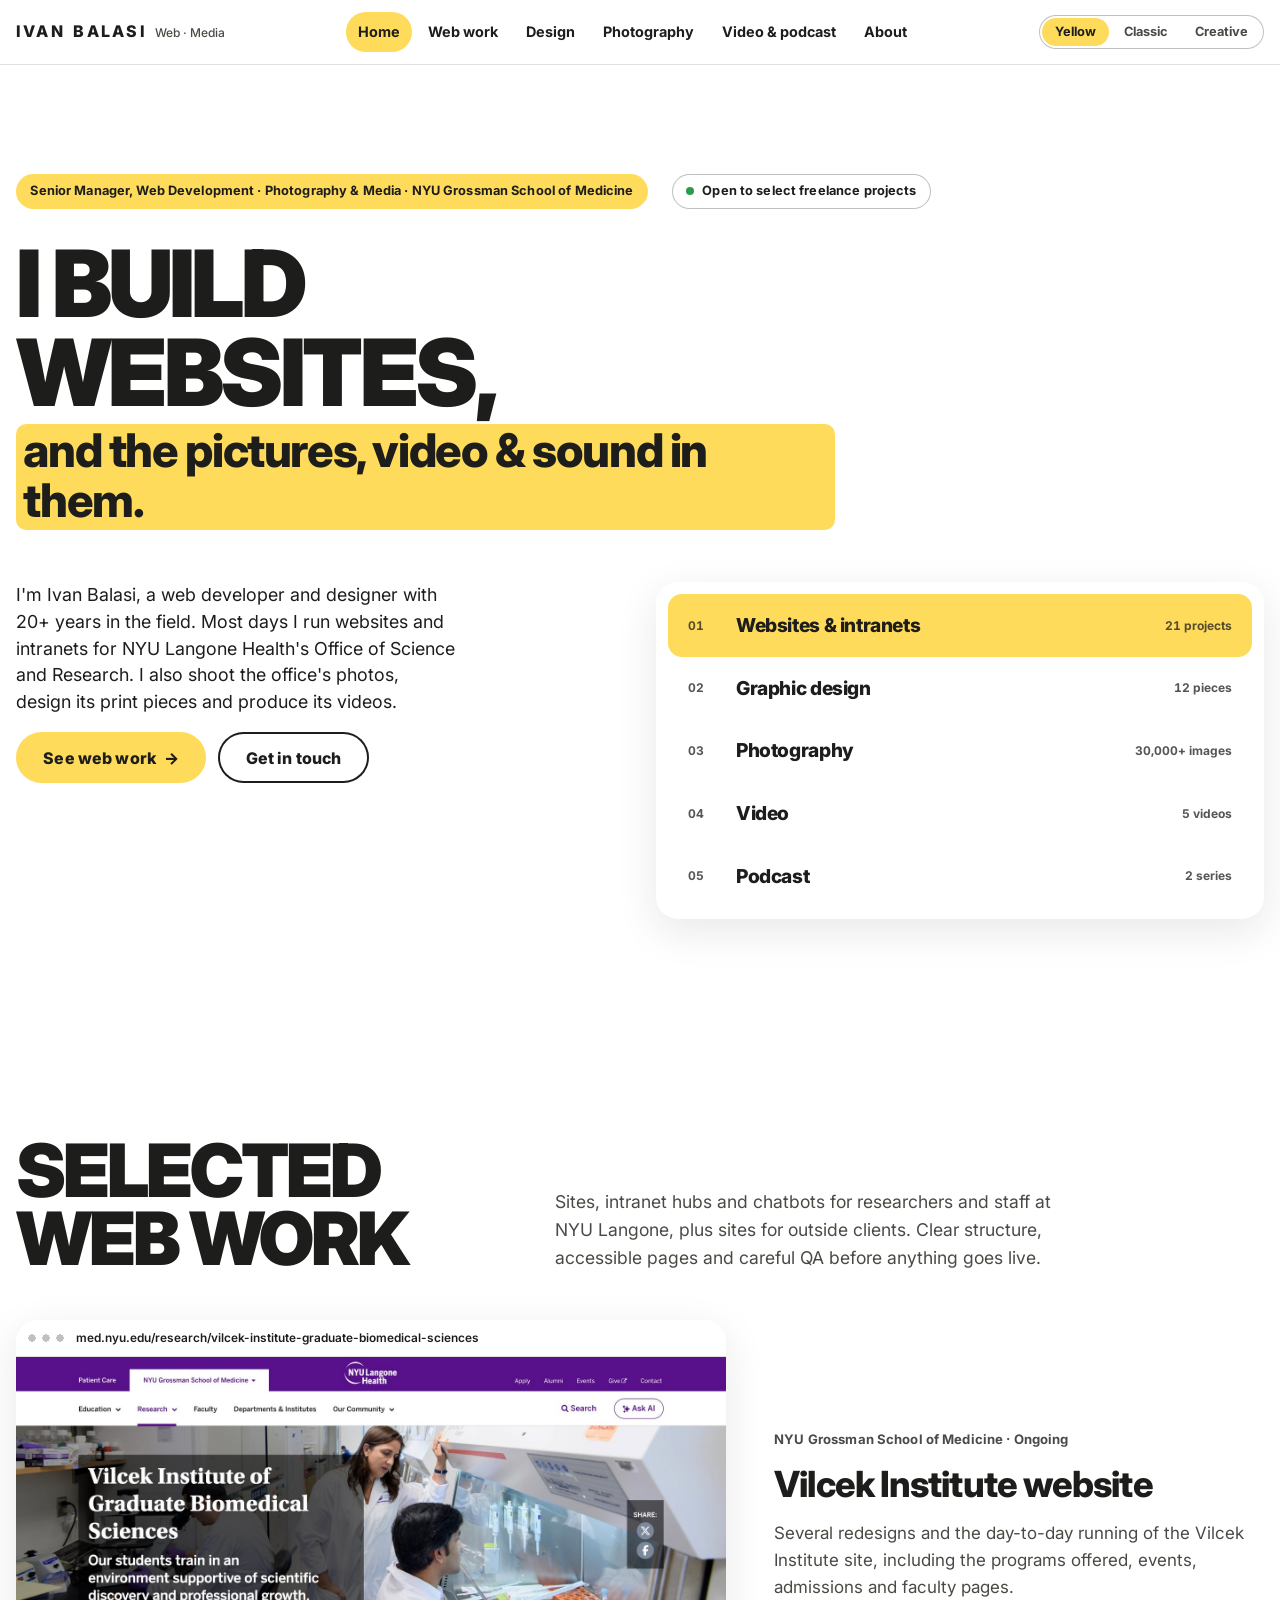
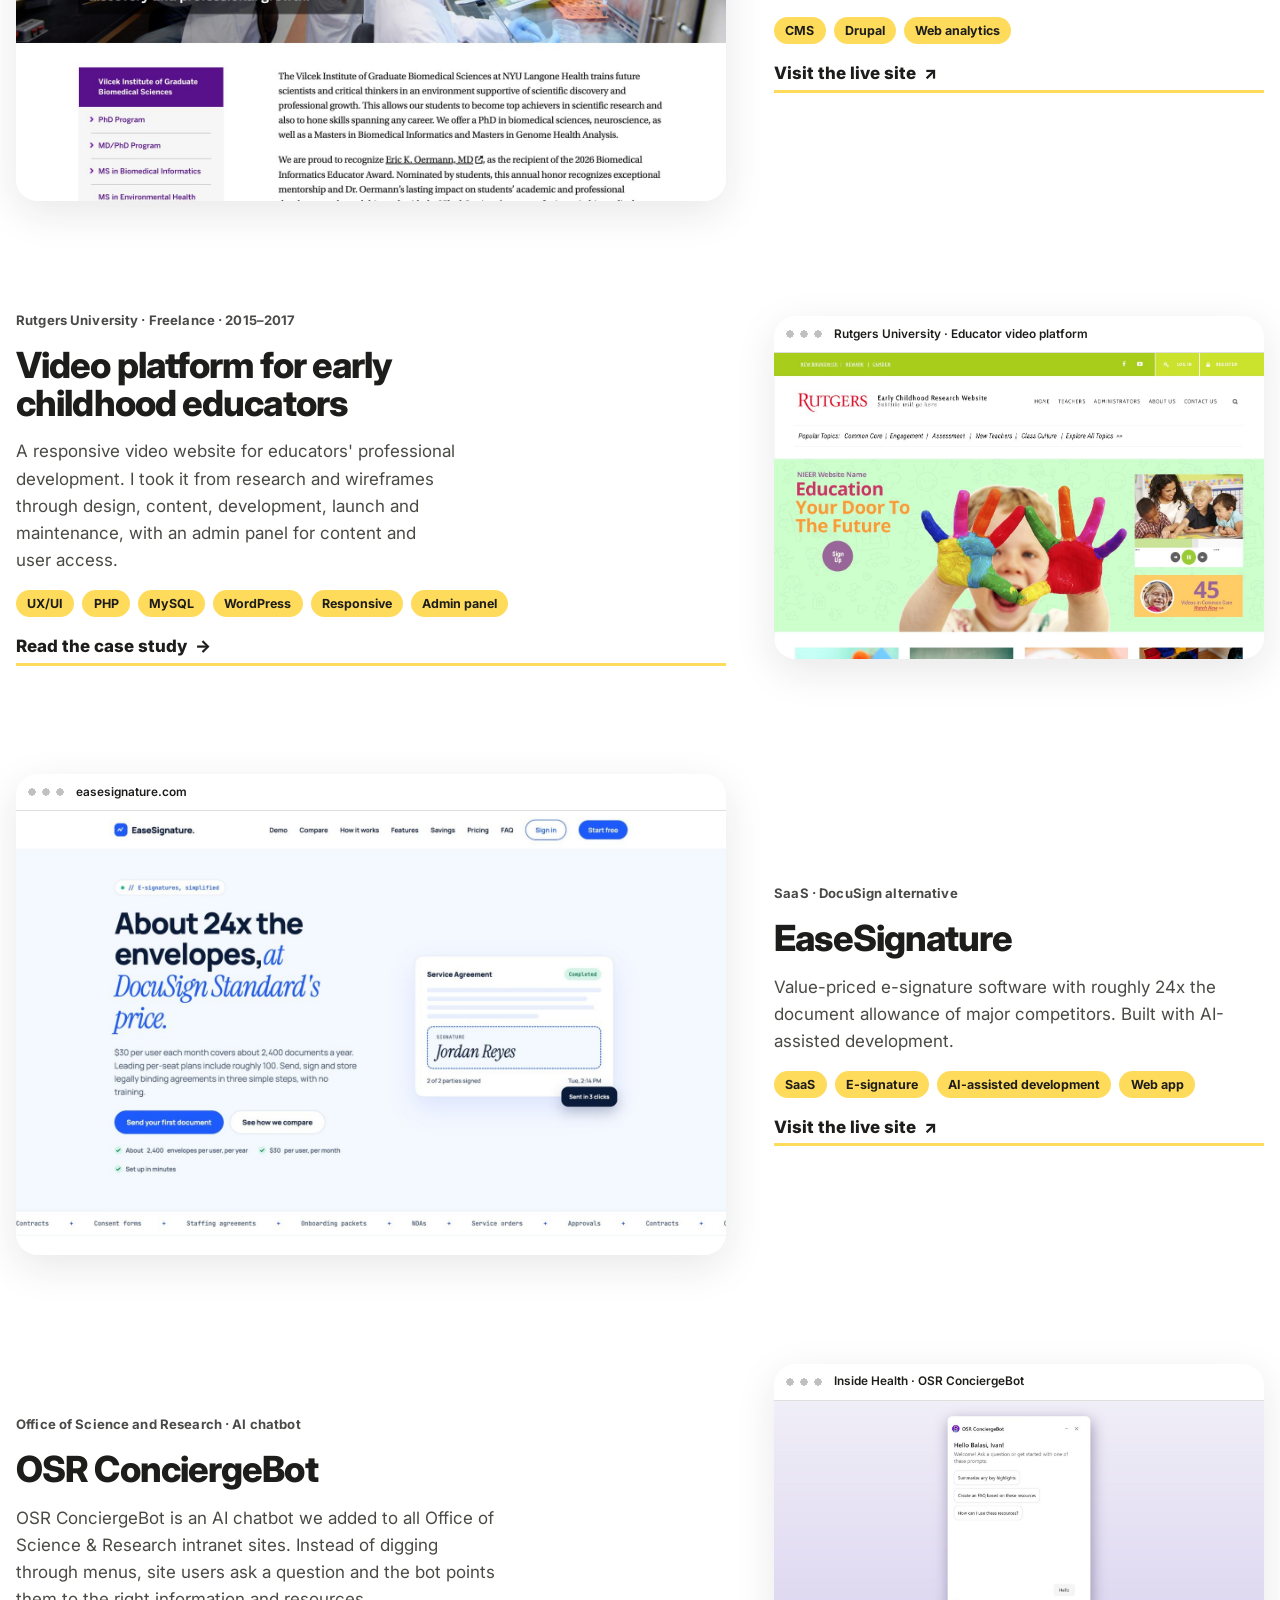
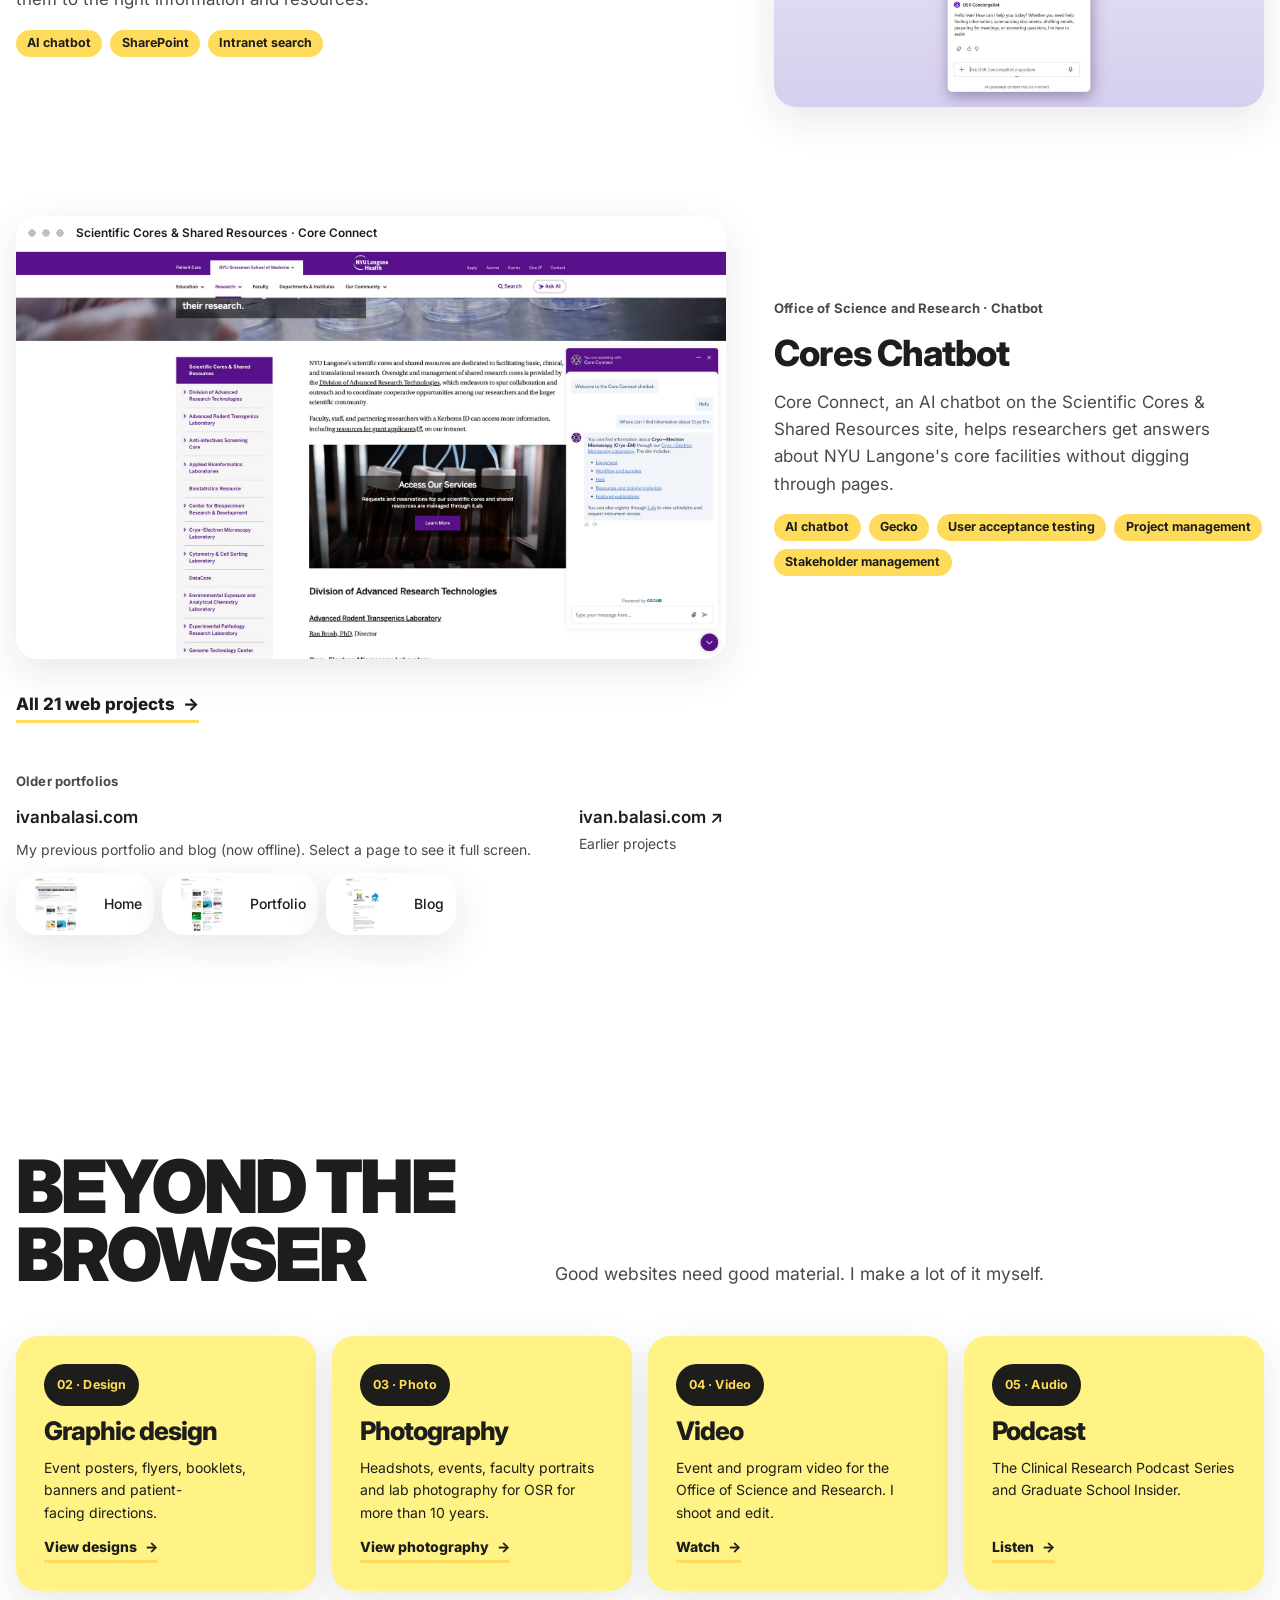
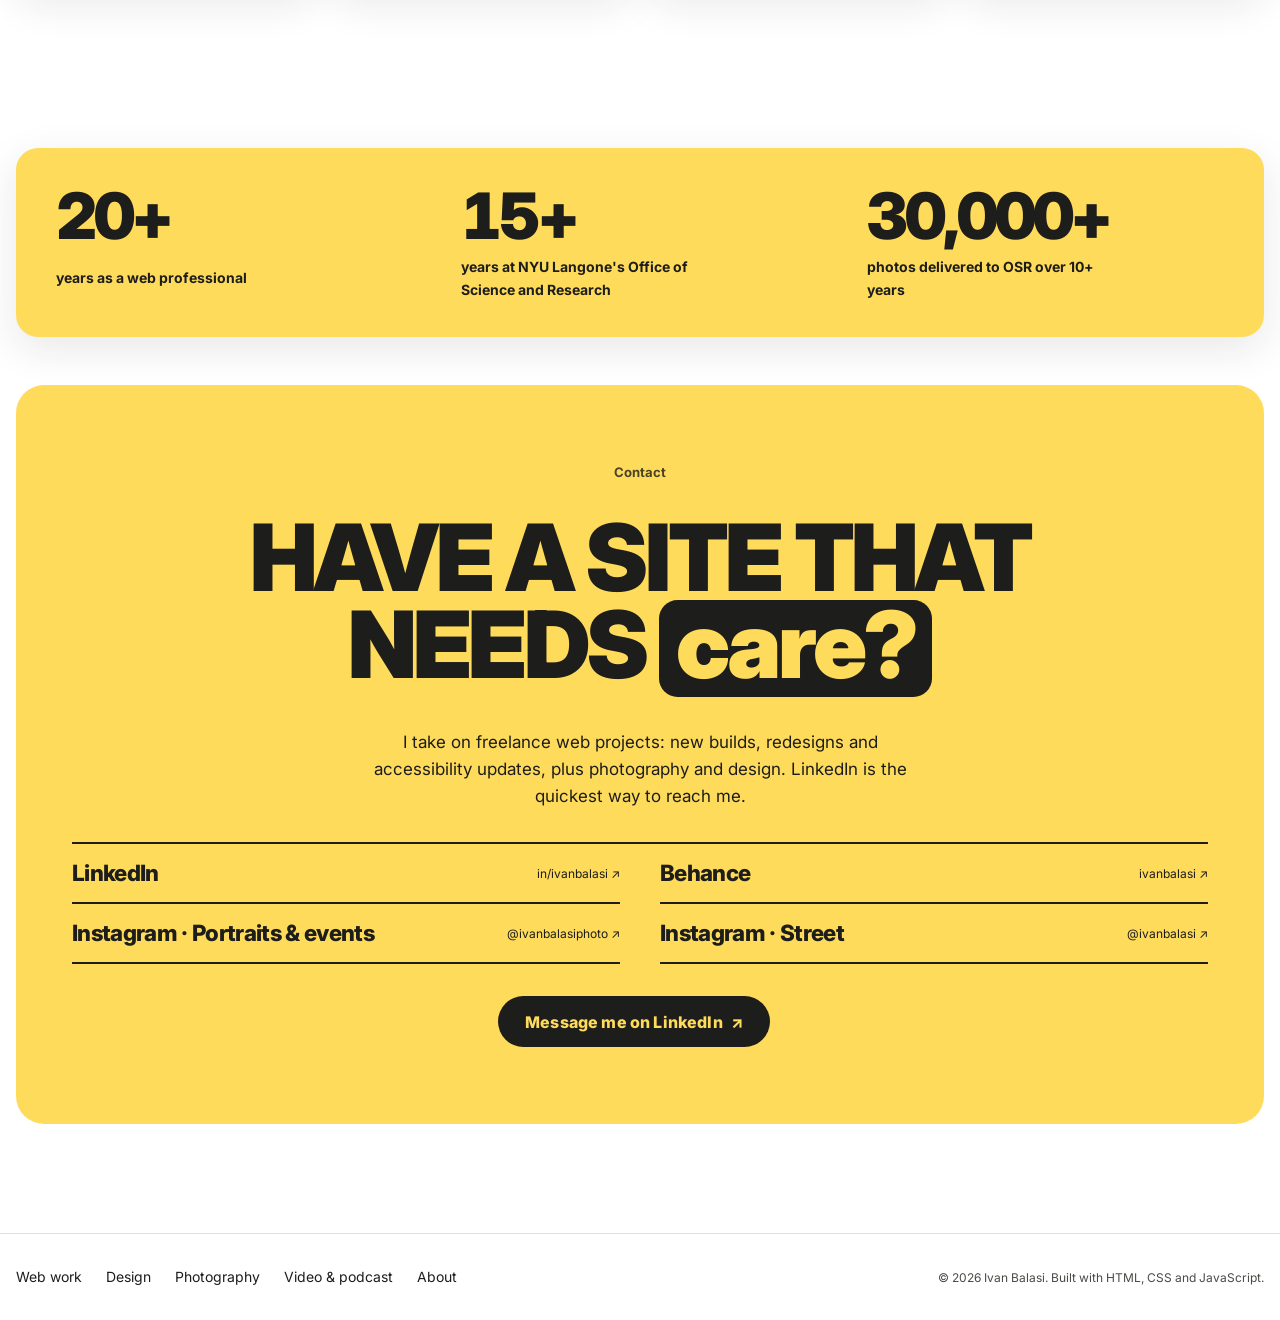
<file: index.html>
<!doctype html>
<html lang="en">
<head>
  <meta charset="utf-8">
  <meta name="viewport" content="width=device-width, initial-scale=1, viewport-fit=cover">
  <title>Ivan Balasi — Web Developer, Designer &amp; Photographer</title>
  <meta name="description" content="Web developer and designer with 20+ years of experience. Ivan Balasi builds websites, intranets and AI chatbots at NYU Langone Health, plus photos and video.">
  <link rel="canonical" href="https://ivanbalasi.com/">
  <meta property="og:type" content="website">
  <meta property="og:site_name" content="Ivan Balasi">
  <meta property="og:title" content="Ivan Balasi — Web Developer, Designer &amp; Photographer">
  <meta property="og:description" content="Web developer and designer with 20+ years of experience. Ivan Balasi builds websites, intranets and AI chatbots at NYU Langone Health, plus photos and video.">
  <meta property="og:url" content="https://ivanbalasi.com/">
  <meta property="og:image" content="https://ivanbalasi.com/img/og-image.jpg">
  <meta name="twitter:card" content="summary_large_image">
  <meta name="twitter:image" content="https://ivanbalasi.com/img/og-image.jpg">
  <meta property="og:image:width" content="1200">
  <meta property="og:image:height" content="630">
  <meta property="og:image:alt" content="Ivan Balasi: I build websites, and the pictures, video and sound in them.">
  <meta name="author" content="Ivan Balasi">
  <meta name="robots" content="index, follow, max-image-preview:large">
  <meta name="theme-color" content="#f5f5f7" media="(prefers-color-scheme: light)">
  <meta name="theme-color" content="#07080b" media="(prefers-color-scheme: dark)">
  <link rel="icon" href="favicon.svg" type="image/svg+xml">
  <link rel="preload" href="fonts/geist-var.woff2" as="font" type="font/woff2" crossorigin>
  <link rel="stylesheet" href="css/styles.css">
  <script src="js/theme-init.js"></script>
  <script type="application/ld+json">
{
 "@context": "https://schema.org",
 "@graph": [
  {
   "@type": "WebSite",
   "@id": "https://ivanbalasi.com/#website",
   "url": "https://ivanbalasi.com/",
   "name": "Ivan Balasi",
   "publisher": {
    "@id": "https://ivanbalasi.com/#ivan"
   },
   "inLanguage": "en"
  },
  {
   "@type": "Person",
   "@id": "https://ivanbalasi.com/#ivan",
   "name": "Ivan Balasi",
   "url": "https://ivanbalasi.com/",
   "image": "https://ivanbalasi.com/img/og-image.jpg",
   "jobTitle": "Senior Manager, Web Development · Photography & Media",
   "worksFor": {
    "@type": "Organization",
    "name": "NYU Grossman School of Medicine, Office of Science & Research",
    "parentOrganization": {
     "@type": "Organization",
     "name": "NYU Langone Health"
    }
   },
   "description": "Web developer and designer with 20+ years of experience building websites, intranets and AI chatbots, plus photography, graphic design, video and podcasts.",
   "knowsAbout": [
    "Web development",
    "UX and information architecture",
    "Website accessibility (WCAG/ADA)",
    "Drupal",
    "WordPress",
    "SharePoint",
    "PHP",
    "MySQL",
    "AI chatbots",
    "Web analytics",
    "Photography",
    "Graphic design",
    "Video production",
    "Podcast publishing"
   ],
   "sameAs": [
    "https://www.linkedin.com/in/ivanbalasi/",
    "https://www.behance.net/ivanbalasi",
    "https://www.instagram.com/ivanbalasiphoto/",
    "https://www.instagram.com/ivanbalasi/"
   ]
  },
  {
   "@type": "WebPage",
   "@id": "https://ivanbalasi.com/#page",
   "url": "https://ivanbalasi.com/",
   "name": "Ivan Balasi — Web Developer, Designer & Photographer",
   "description": "Web developer and designer with 20+ years of experience. Ivan Balasi builds websites, intranets and AI chatbots at NYU Langone Health, plus photos and video.",
   "isPartOf": {
    "@id": "https://ivanbalasi.com/#website"
   },
   "about": {
    "@id": "https://ivanbalasi.com/#ivan"
   }
  }
 ]
}
  </script>
</head>
<body>
<a class="skip-link" href="#main">Skip to content</a>
<header class="site-header">
  <div class="wrap">
    <a class="brand" href="index.html" aria-label="Ivan Balasi, home">Ivan Balasi <span>Web · Media</span></a>
    <nav class="site-nav" id="site-nav" aria-label="Main">
      <ul class="nav-list">
        <li><a href="index.html" aria-current="page">Home</a></li>
        <li><a href="work.html">Web work</a></li>
        <li><a href="design.html">Design</a></li>
        <li><a href="photography.html">Photography</a></li>
        <li><a href="media.html">Video &amp; podcast</a></li>
        <li><a href="about.html">About</a></li>
      </ul>
    </nav>
    <div class="header-tools">
      <button type="button" class="icon-btn theme-toggle" data-mode="system" aria-label="Change theme"><svg data-icon="system" viewBox="0 0 24 24" fill="none" stroke="currentColor" stroke-width="1.6" aria-hidden="true"><circle cx="12" cy="12" r="8.5"/><path d="M12 3.5v17a8.5 8.5 0 0 0 0-17z" fill="currentColor"/></svg><svg data-icon="light" viewBox="0 0 24 24" fill="none" stroke="currentColor" stroke-width="1.6" aria-hidden="true"><circle cx="12" cy="12" r="4"/><path d="M12 2v2M12 20v2M4.9 4.9l1.4 1.4M17.7 17.7l1.4 1.4M2 12h2M20 12h2M4.9 19.1l1.4-1.4M17.7 6.3l1.4-1.4"/></svg><svg data-icon="dark" viewBox="0 0 24 24" fill="none" stroke="currentColor" stroke-width="1.6" aria-hidden="true"><path d="M20 14.5A8 8 0 0 1 9.5 4a8 8 0 1 0 10.5 10.5z"/></svg></button>
      <button type="button" class="icon-btn menu-toggle" aria-expanded="false" aria-controls="site-nav" aria-label="Open menu"><span class="bars" aria-hidden="true"><span class="bar"></span><span class="bar"></span></span></button>
    </div>
  </div>
</header>
<main id="main">
  <section class="hero" aria-labelledby="hero-title">
    <div class="wrap">
      <div class="hero-meta">
        <span class="label">Senior Manager, Web Development · Photography &amp; Media · NYU Grossman School of Medicine</span>
        <span class="label"><span class="status-dot" aria-hidden="true"></span>Open to select freelance projects</span>
      </div>
      <h1 class="hero-title" id="hero-title">
        <span class="line"><span>I build</span></span>
        <span class="line"><span>websites,</span></span>
        <span class="line"><span class="serif">and the pictures, video &amp; sound in them.</span></span>
      </h1>
      <div class="hero-foot">
        <div class="stack">
          <p class="lede">I'm Ivan Balasi, a web developer and designer with 20+ years in the field. Most days I run websites and intranets for NYU Langone Health's Office of Science and Research. I also shoot the office's photos, design its print pieces and produce its videos.</p>
          <div class="actions">
            <a class="btn" href="work.html">See web work <span class="arrow" aria-hidden="true">→</span></a>
            <a class="btn btn--ghost" href="#contact">Get in touch</a>
          </div>
        </div>
        <nav aria-label="What I do">
          <ul class="index-list">
            <li><a href="work.html"><span class="num">01</span><span class="name">Websites &amp; intranets</span><span class="count">21 projects</span></a></li>
            <li><a href="design.html"><span class="num">02</span><span class="name">Graphic design</span><span class="count">12 pieces</span></a></li>
            <li><a href="photography.html"><span class="num">03</span><span class="name">Photography</span><span class="count">30,000+ images</span></a></li>
            <li><a href="media.html#video"><span class="num">04</span><span class="name">Video</span><span class="count">5 videos</span></a></li>
            <li><a href="media.html#podcast"><span class="num">05</span><span class="name">Podcast</span><span class="count">2 series</span></a></li>
          </ul>
        </nav>
      </div>
    </div>
  </section>

  <section class="section" aria-labelledby="featured-title">
    <div class="wrap">
      <div class="section-head">
        <h2 id="featured-title">Selected web work</h2>
        <p>Sites, intranet hubs and chatbots for researchers and staff at NYU Langone, plus sites for outside clients. Clear structure, accessible pages and careful QA before anything goes live.</p>
      </div>
      <div class="feature-list">
      <article class="feature">
        <a class="feature-media" href="https://med.nyu.edu/research/vilcek-institute-graduate-biomedical-sciences/" target="_blank" rel="noopener" tabindex="-1" aria-hidden="true"><div class="frame"><div class="frame-bar" aria-hidden="true"><span>med.nyu.edu/research/vilcek-institute-graduate-biomedical-sciences</span></div><div class="media"><img src="img/web/vilcek-site.jpg" alt="Homepage of the Vilcek Institute of Graduate Biomedical Sciences website" loading="lazy" decoding="async"><div class="media-fallback" aria-hidden="true"><span class="tile-note">NYU Grossman School of Medicine</span><span class="tile-mark">Vilcek</span></div></div></div></a>
        <div class="feature-body">
          <span class="label">NYU Grossman School of Medicine · Ongoing</span>
          <h3>Vilcek Institute website</h3>
          <p>Several redesigns and the day-to-day running of the Vilcek Institute site, including the programs offered, events, admissions and faculty pages.</p>
          <ul class="tags" aria-label="Tools"><li>CMS</li><li>Drupal</li><li>Web analytics</li></ul>
          <a class="link-arrow" href="https://med.nyu.edu/research/vilcek-institute-graduate-biomedical-sciences/" target="_blank" rel="noopener">Visit the live site <span class="arrow" aria-hidden="true">↗</span><span class="visually-hidden"> (Vilcek Institute, opens in a new tab)</span></a>
        </div>
      </article>
      <article class="feature">
        <a class="feature-media" href="case-rutgers.html" tabindex="-1" aria-hidden="true"><div class="frame"><div class="frame-bar" aria-hidden="true"><span>Rutgers University · Educator video platform</span></div><div class="media"><img src="img/case/rutgers/04-mockup-subjects.jpg" alt="" loading="lazy" decoding="async"><div class="media-fallback" aria-hidden="true"><span class="tile-note">Rutgers University · Freelance</span><span class="tile-mark">Rutgers</span></div></div></div></a>
        <div class="feature-body">
          <span class="label">Rutgers University · Freelance · 2015–2017</span>
          <h3>Video platform for early childhood educators</h3>
          <p>A responsive video website for educators' professional development. I took it from research and wireframes through design, content, development, launch and maintenance, with an admin panel for content and user access.</p>
          <ul class="tags" aria-label="Tools"><li>UX/UI</li><li>PHP</li><li>MySQL</li><li>WordPress</li><li>Responsive</li><li>Admin panel</li></ul>
          <a class="link-arrow" href="case-rutgers.html">Read the case study <span class="arrow" aria-hidden="true">→</span></a>
        </div>
      </article>
      <article class="feature">
        <a class="feature-media" href="https://easesignature.com/" target="_blank" rel="noopener" tabindex="-1" aria-hidden="true"><div class="frame"><div class="frame-bar" aria-hidden="true"><span>easesignature.com</span></div><div class="media"><img src="img/web/easesignature.jpg" alt="EaseSignature home page: About 24x the envelopes, at DocuSign Standard's price, beside a signed Service Agreement" loading="lazy" decoding="async"><div class="media-fallback" aria-hidden="true"><span class="tile-note">E-signature · DocuSign alternative</span><span class="tile-mark">Ease<br>Signature</span></div></div></div></a>
        <div class="feature-body">
          <span class="label">SaaS · DocuSign alternative</span>
          <h3>EaseSignature</h3>
          <p>Value-priced e-signature software with roughly 24x the document allowance of major competitors. Built with AI-assisted development.</p>
          <ul class="tags" aria-label="Tools"><li>SaaS</li><li>E-signature</li><li>AI-assisted development</li><li>Web app</li></ul>
          <a class="link-arrow" href="https://easesignature.com/" target="_blank" rel="noopener">Visit the live site <span class="arrow" aria-hidden="true">↗</span><span class="visually-hidden"> (EaseSignature, opens in a new tab)</span></a>
        </div>
      </article>
      <article class="feature">
        <a class="feature-media" href="work.html#chatbot" tabindex="-1" aria-hidden="true"><div class="frame"><div class="frame-bar" aria-hidden="true"><span>Inside Health · OSR ConciergeBot</span></div><div class="media"><img src="img/web/osr-conciergebot.jpg" alt="" loading="lazy" decoding="async"><div class="media-fallback" aria-hidden="true"><span class="tile-note">Office of Science and Research</span><span class="tile-mark">Concierge<br>Bot</span></div></div></div></a>
        <div class="feature-body">
          <span class="label">Office of Science and Research · AI chatbot</span>
          <h3>OSR ConciergeBot</h3>
          <p>OSR ConciergeBot is an AI chatbot we added to all Office of Science &amp; Research intranet sites. Instead of digging through menus, site users ask a question and the bot points them to the right information and resources.</p>
          <ul class="tags" aria-label="Tools"><li>AI chatbot</li><li>SharePoint</li><li>Intranet search</li></ul>
        </div>
      </article>
      <article class="feature">
        <a class="feature-media" href="work.html#chatbot" tabindex="-1" aria-hidden="true"><div class="frame"><div class="frame-bar" aria-hidden="true"><span>Scientific Cores &amp; Shared Resources · Core Connect</span></div><div class="media media--wide" style="--ratio: 2000 / 1144"><img src="img/web/cores-chatbot.jpg" alt="Scientific Cores &amp; Shared Resources page with the Core Connect chatbot open, answering where to find information about Cryo-EM with links to equipment, fees and training" loading="lazy" decoding="async"><div class="media-fallback" aria-hidden="true"><span class="tile-note">Office of Science and Research</span><span class="tile-mark">Cores<br>Bot</span></div></div></div></a>
        <div class="feature-body">
          <span class="label">Office of Science and Research · Chatbot</span>
          <h3>Cores Chatbot</h3>
          <p>Core Connect, an AI chatbot on the Scientific Cores &amp; Shared Resources site, helps researchers get answers about NYU Langone&#x27;s core facilities without digging through pages.</p>
          <ul class="tags" aria-label="Tools"><li>AI chatbot</li><li>Gecko</li><li>User acceptance testing</li><li>Project management</li><li>Stakeholder management</li></ul>
        </div>
      </article>
      </div>
      <p class="mt-6"><a class="link-arrow" href="work.html">All 21 web projects <span class="arrow" aria-hidden="true">→</span></a></p>
      <div class="old-portfolios">
        <span class="label">Older portfolios</span>
        <ul>
          <li class="old-site"><span class="old-site-name">ivanbalasi.com</span><span class="muted">My previous portfolio and blog (now offline). Select a page to see it full screen.</span><div class="old-site-shots"><button type="button" class="thumb-open" data-lightbox="oldsite" data-title="Previous ivanbalasi.com: Home" aria-label="See the old Home page full screen"><div class="media"><img src="img/old-site/home.jpg" alt="Old ivanbalasi.com home page: Web Developer/Designer, Information Architect and SEO Engineer banner, recent projects and blog posts" loading="lazy" decoding="async"><div class="media-fallback" aria-hidden="true"><span class="tile-note">Old site</span><span class="tile-mark">Home</span></div></div><span>Home</span></button><button type="button" class="thumb-open" data-lightbox="oldsite" data-title="Previous ivanbalasi.com: Portfolio" aria-label="See the old Portfolio page full screen"><div class="media"><img src="img/old-site/portfolio.jpg" alt="Old ivanbalasi.com portfolio page: filter list and a grid of project thumbnails" loading="lazy" decoding="async"><div class="media-fallback" aria-hidden="true"><span class="tile-note">Old site</span><span class="tile-mark">Portfolio</span></div></div><span>Portfolio</span></button><button type="button" class="thumb-open" data-lightbox="oldsite" data-title="Previous ivanbalasi.com: Blog" aria-label="See the old Blog page full screen"><div class="media"><img src="img/old-site/blog.jpg" alt="Old ivanbalasi.com blog page with posts including Drupal vs. Joomla and Basic SVN Commands" loading="lazy" decoding="async"><div class="media-fallback" aria-hidden="true"><span class="tile-note">Old site</span><span class="tile-mark">Blog</span></div></div><span>Blog</span></button></div></li>
          <li><a href="https://ivan.balasi.com/" target="_blank" rel="noopener">ivan.balasi.com <span class="arrow" aria-hidden="true">↗</span></a><span class="muted">Earlier projects</span></li>
        </ul>
      </div>
    </div>
  </section>

  <section class="section" aria-labelledby="practice-title">
    <div class="wrap">
      <div class="section-head">
        <h2 id="practice-title">Beyond the browser</h2>
        <p>Good websites need good material. I make a lot of it myself.</p>
      </div>
      <div class="practice-grid">
        <a class="practice" href="design.html">
          <span class="label">02 · Design</span>
          <h3>Graphic design</h3>
          <p>Event posters, flyers, booklets, banners and patient-facing directions.</p>
          <span class="link-arrow">View designs <span class="arrow" aria-hidden="true">→</span></span>
        </a>
        <a class="practice" href="photography.html">
          <span class="label">03 · Photo</span>
          <h3>Photography</h3>
          <p>Headshots, events, faculty portraits and lab photography for OSR for more than 10 years.</p>
          <span class="link-arrow">View photography <span class="arrow" aria-hidden="true">→</span></span>
        </a>
        <a class="practice" href="media.html#video">
          <span class="label">04 · Video</span>
          <h3>Video</h3>
          <p>Event and program video for the Office of Science and Research. I shoot and edit.</p>
          <span class="link-arrow">Watch <span class="arrow" aria-hidden="true">→</span></span>
        </a>
        <a class="practice" href="media.html#podcast">
          <span class="label">05 · Audio</span>
          <h3>Podcast</h3>
          <p>The Clinical Research Podcast Series and Graduate School Insider.</p>
          <span class="link-arrow">Listen <span class="arrow" aria-hidden="true">→</span></span>
        </a>
      </div>
    </div>
  </section>

  <section class="section section--tight" aria-labelledby="facts-title">
    <div class="wrap">
      <h2 id="facts-title" class="visually-hidden">At a glance</h2>
      <ul class="facts">
        <li><strong>20+</strong><span>years as a web professional</span></li>
        <li><strong>15+</strong><span>years at NYU Langone's Office of Science and Research</span></li>
        <li><strong>30,000+</strong><span>photos delivered to OSR over 10+ years</span></li>
      </ul>
    </div>
  </section>
</main>
<section class="contact-band" id="contact" aria-labelledby="contact-title">
  <div class="wrap">
    <span class="label">Contact</span>
    <h2 id="contact-title">Have a site that needs <span class="serif">care?</span></h2>
    <p>I take on freelance web projects: new builds, redesigns and accessibility updates, plus photography and design. LinkedIn is the quickest way to reach me.</p>
    <ul class="contact-links">
      <li><a href="https://www.linkedin.com/in/ivanbalasi/" target="_blank" rel="noopener">LinkedIn <span class="handle">in/ivanbalasi <span class="arrow" aria-hidden="true">↗</span></span></a></li>
      <li><a href="https://www.behance.net/ivanbalasi" target="_blank" rel="noopener">Behance <span class="handle">ivanbalasi <span class="arrow" aria-hidden="true">↗</span></span></a></li>
      <li><a href="https://www.instagram.com/ivanbalasiphoto/" target="_blank" rel="noopener">Instagram · Portraits &amp; events <span class="handle">@ivanbalasiphoto <span class="arrow" aria-hidden="true">↗</span></span></a></li>
      <li><a href="https://www.instagram.com/ivanbalasi/" target="_blank" rel="noopener">Instagram · Street <span class="handle">@ivanbalasi <span class="arrow" aria-hidden="true">↗</span></span></a></li>
      <li data-email-row><a href="#">Email <span class="handle" data-email-text></span></a></li>
    </ul>
    <div class="actions">
      <a class="btn" href="https://www.linkedin.com/in/ivanbalasi/" target="_blank" rel="noopener">Message me on LinkedIn <span class="arrow" aria-hidden="true">↗</span></a>
      <button type="button" class="btn btn--ghost" data-copy-email aria-describedby="copy-status">Copy email address</button>
      <span class="copy-status" id="copy-status" role="status"></span>
    </div>
  </div>
</section>
<footer class="site-footer">
  <div class="wrap">
    <nav aria-label="Footer">
      <ul class="footer-links">
        <li><a href="work.html">Web work</a></li>
        <li><a href="design.html">Design</a></li>
        <li><a href="photography.html">Photography</a></li>
        <li><a href="media.html">Video &amp; podcast</a></li>
        <li><a href="about.html">About</a></li>
      </ul>
    </nav>
    <small>© <span data-year>2026</span> Ivan Balasi. Built with HTML, CSS and JavaScript.</small>
  </div>
</footer>
<script src="js/main.js" defer></script>
<script src="js/lightbox.js" defer></script>
</body>
</html>
</file>
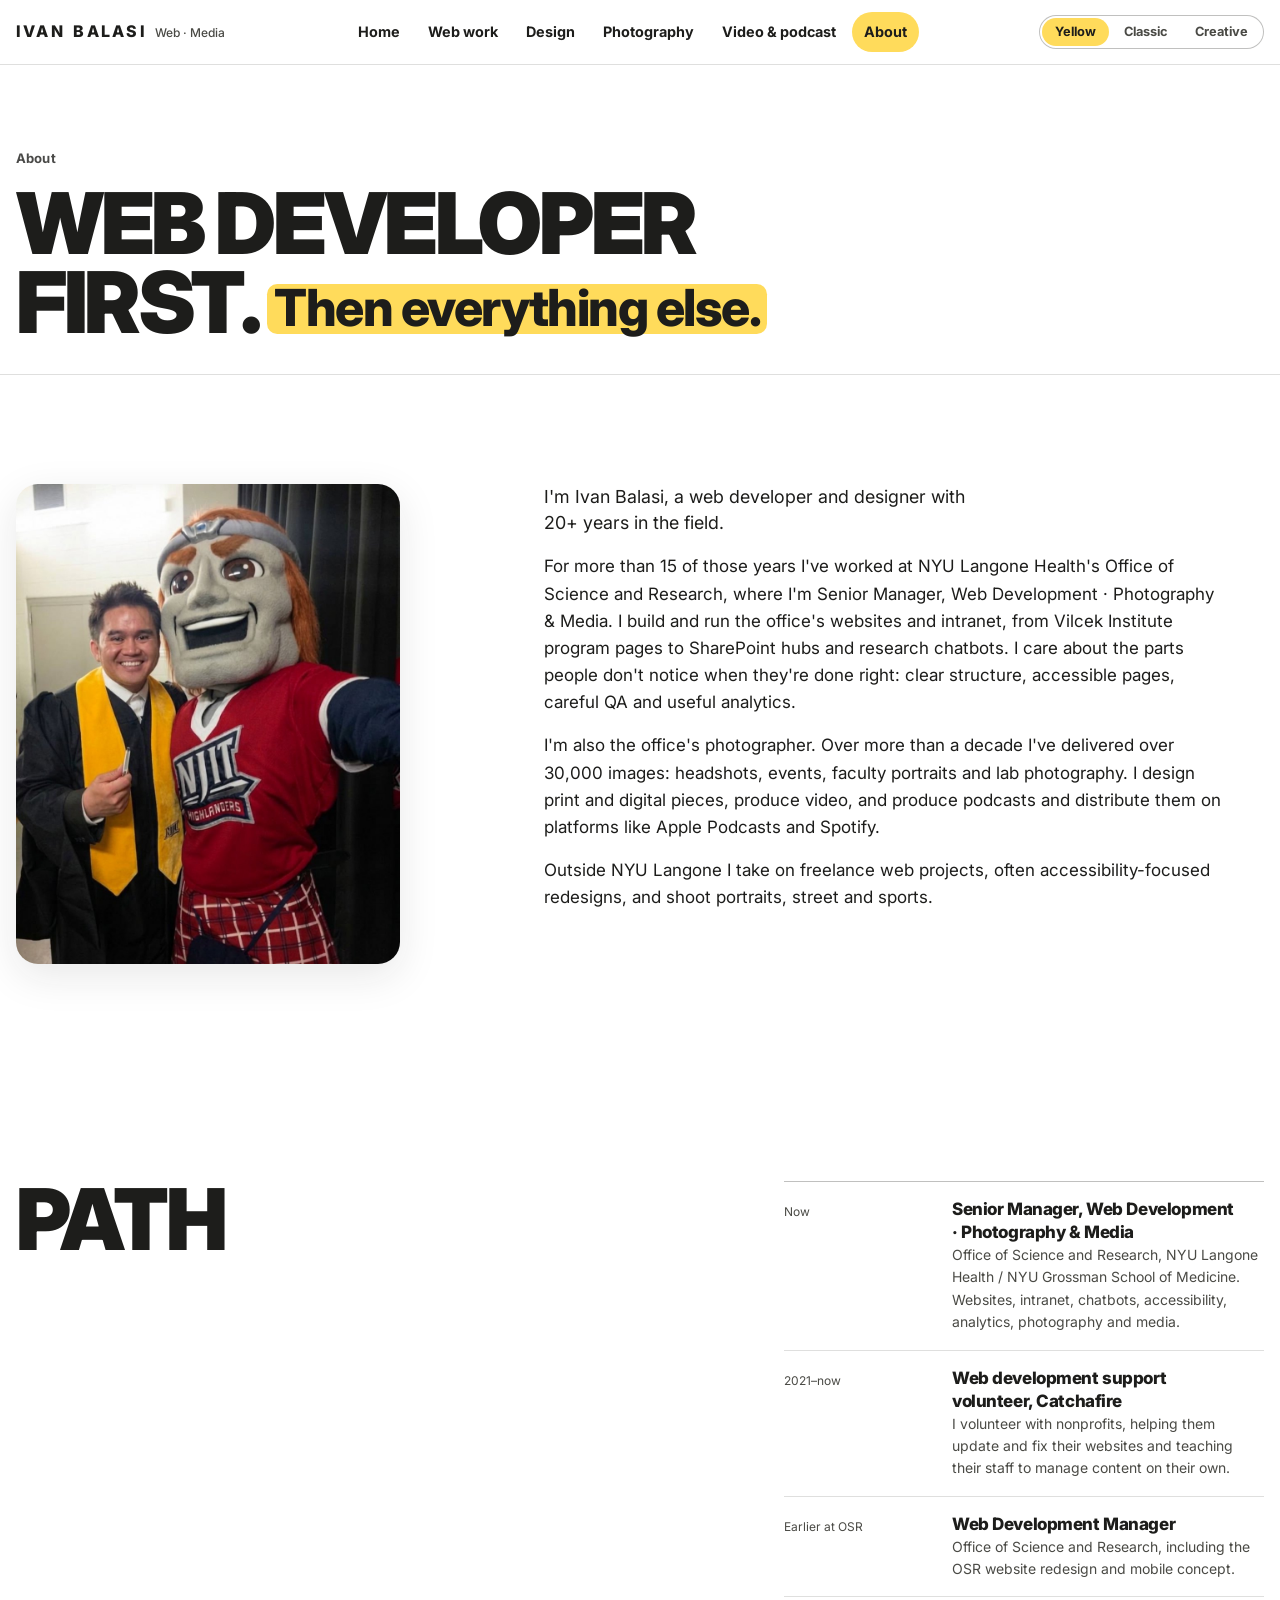
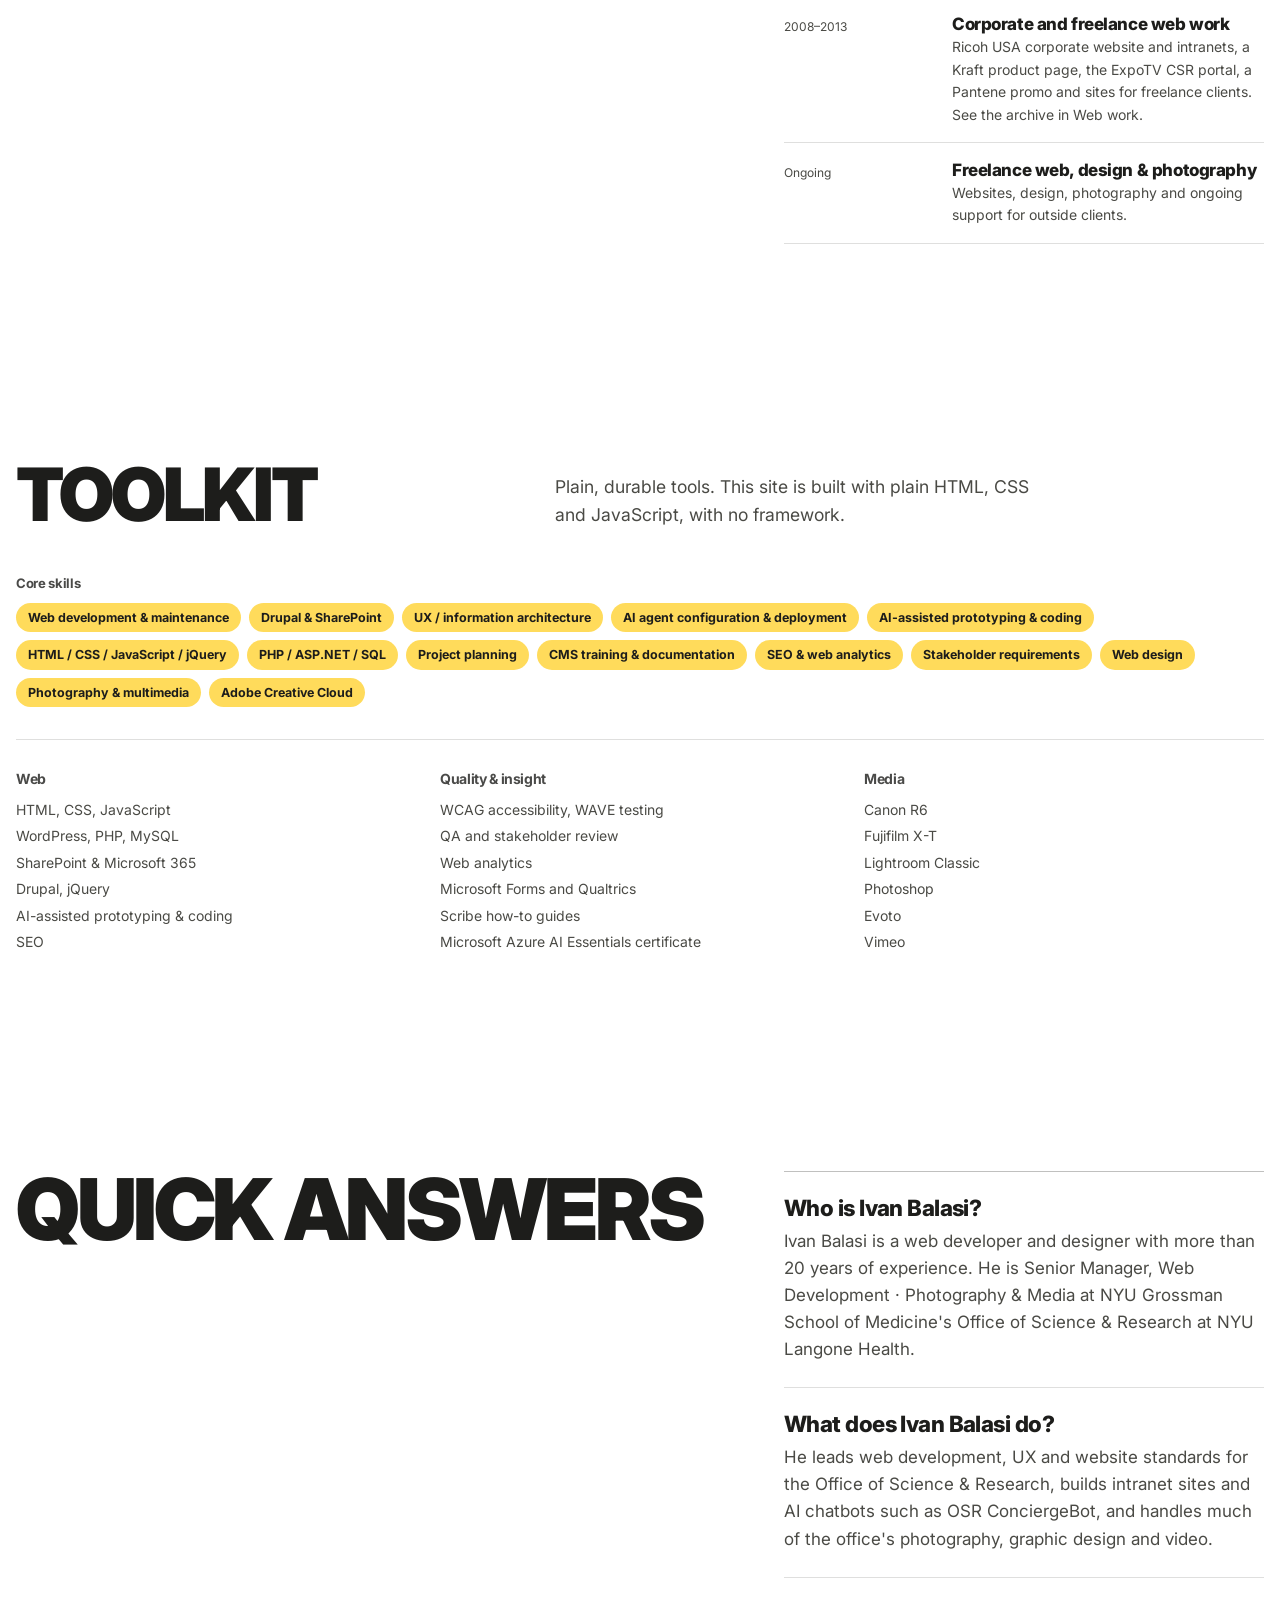
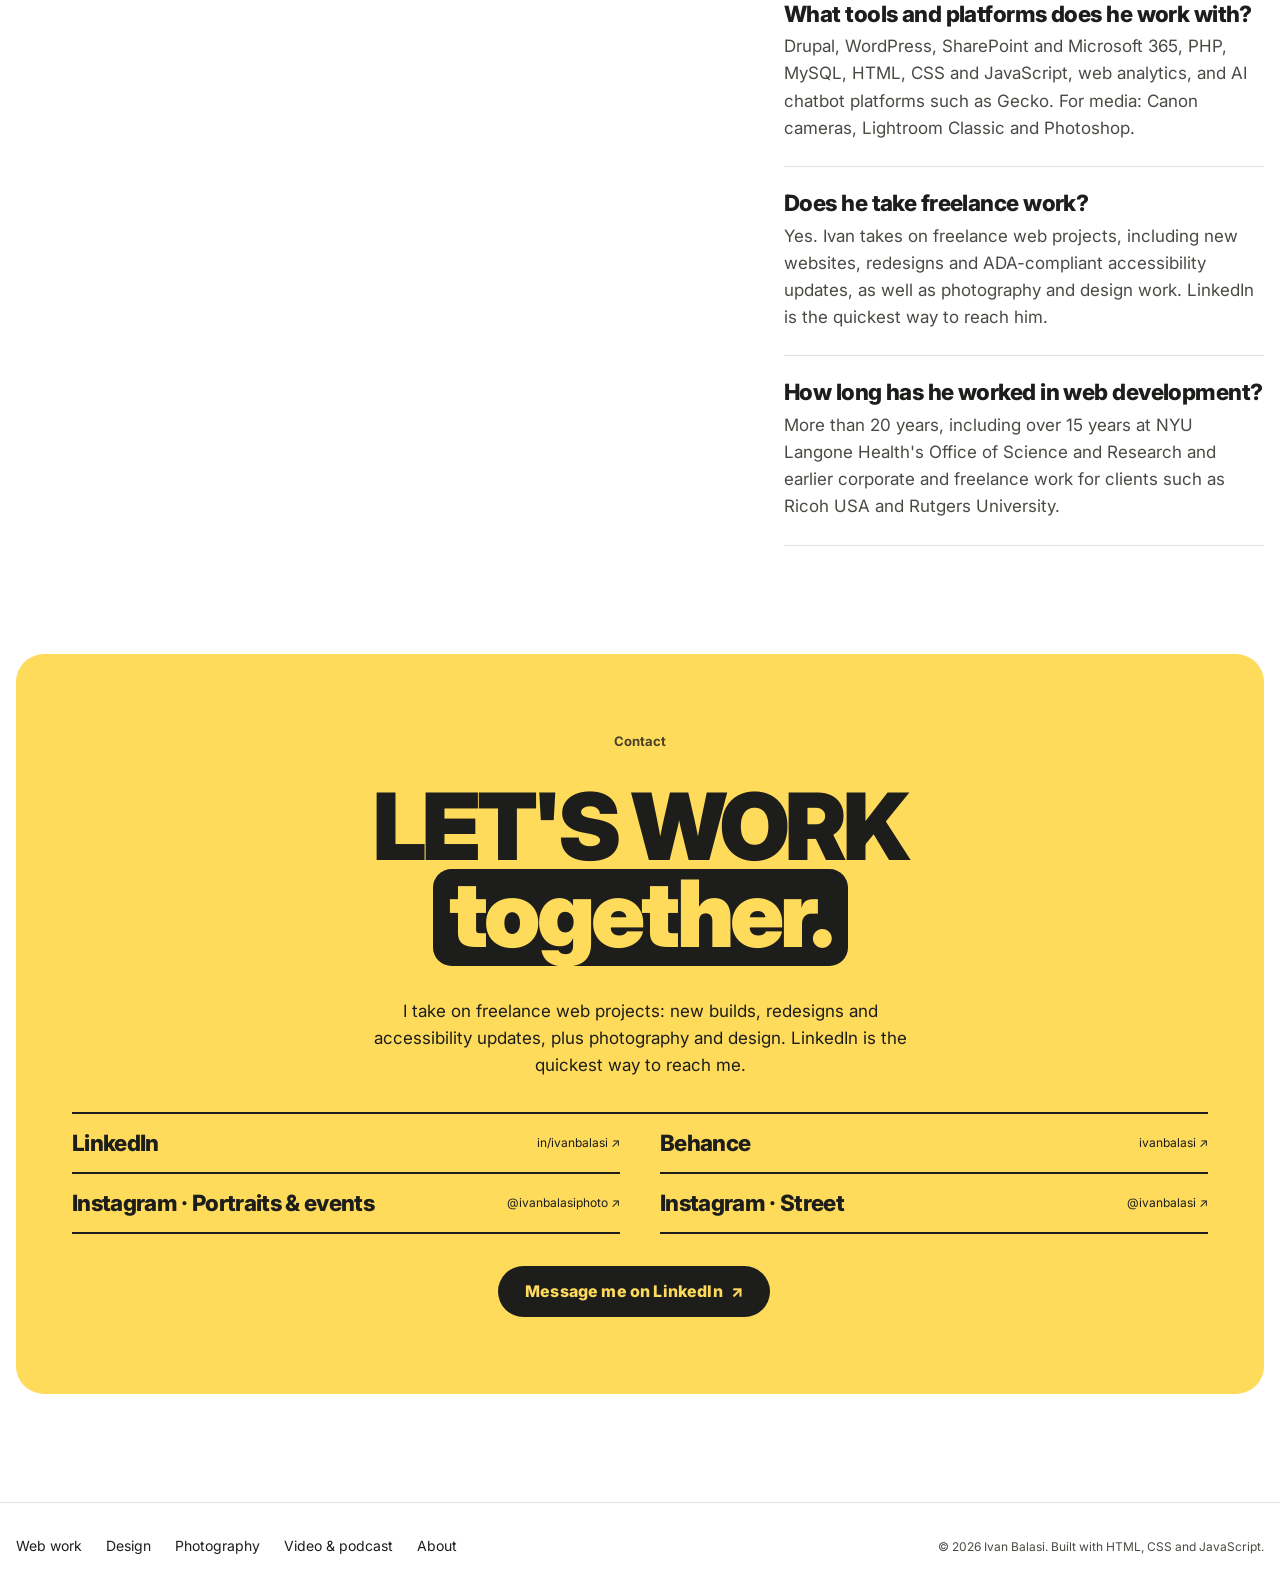
<file: about.html>
<!doctype html>
<html lang="en">
<head>
  <meta charset="utf-8">
  <meta name="viewport" content="width=device-width, initial-scale=1, viewport-fit=cover">
  <title>About Ivan Balasi — Web Development, Photography &amp; Media</title>
  <meta name="description" content="Ivan Balasi is Senior Manager, Web Development · Photography &amp; Media at NYU Grossman School of Medicine&#x27;s Office of Science &amp; Research, with 20+ years in web.">
  <link rel="canonical" href="https://ivanbalasi.com/about.html">
  <meta property="og:type" content="website">
  <meta property="og:site_name" content="Ivan Balasi">
  <meta property="og:title" content="About Ivan Balasi — Web Development, Photography &amp; Media">
  <meta property="og:description" content="Ivan Balasi is Senior Manager, Web Development · Photography &amp; Media at NYU Grossman School of Medicine&#x27;s Office of Science &amp; Research, with 20+ years in web.">
  <meta property="og:url" content="https://ivanbalasi.com/about.html">
  <meta property="og:image" content="https://ivanbalasi.com/img/og-image.jpg">
  <meta name="twitter:card" content="summary_large_image">
  <meta name="twitter:image" content="https://ivanbalasi.com/img/og-image.jpg">
  <meta property="og:image:width" content="1200">
  <meta property="og:image:height" content="630">
  <meta property="og:image:alt" content="Ivan Balasi: I build websites, and the pictures, video and sound in them.">
  <meta name="author" content="Ivan Balasi">
  <meta name="robots" content="index, follow, max-image-preview:large">
  <meta name="theme-color" content="#f5f5f7" media="(prefers-color-scheme: light)">
  <meta name="theme-color" content="#07080b" media="(prefers-color-scheme: dark)">
  <link rel="icon" href="favicon.svg" type="image/svg+xml">
  <link rel="preload" href="fonts/geist-var.woff2" as="font" type="font/woff2" crossorigin>
  <link rel="stylesheet" href="css/styles.css">
  <script src="js/theme-init.js"></script>
  <script type="application/ld+json">
{
 "@context": "https://schema.org",
 "@graph": [
  {
   "@type": "WebSite",
   "@id": "https://ivanbalasi.com/#website",
   "url": "https://ivanbalasi.com/",
   "name": "Ivan Balasi",
   "publisher": {
    "@id": "https://ivanbalasi.com/#ivan"
   },
   "inLanguage": "en"
  },
  {
   "@type": "Person",
   "@id": "https://ivanbalasi.com/#ivan",
   "name": "Ivan Balasi",
   "url": "https://ivanbalasi.com/",
   "image": "https://ivanbalasi.com/img/og-image.jpg",
   "jobTitle": "Senior Manager, Web Development · Photography & Media",
   "worksFor": {
    "@type": "Organization",
    "name": "NYU Grossman School of Medicine, Office of Science & Research",
    "parentOrganization": {
     "@type": "Organization",
     "name": "NYU Langone Health"
    }
   },
   "description": "Web developer and designer with 20+ years of experience building websites, intranets and AI chatbots, plus photography, graphic design, video and podcasts.",
   "knowsAbout": [
    "Web development",
    "UX and information architecture",
    "Website accessibility (WCAG/ADA)",
    "Drupal",
    "WordPress",
    "SharePoint",
    "PHP",
    "MySQL",
    "AI chatbots",
    "Web analytics",
    "Photography",
    "Graphic design",
    "Video production",
    "Podcast publishing"
   ],
   "sameAs": [
    "https://www.linkedin.com/in/ivanbalasi/",
    "https://www.behance.net/ivanbalasi",
    "https://www.instagram.com/ivanbalasiphoto/",
    "https://www.instagram.com/ivanbalasi/"
   ]
  },
  {
   "@type": "ProfilePage",
   "@id": "https://ivanbalasi.com/about.html#page",
   "url": "https://ivanbalasi.com/about.html",
   "name": "About Ivan Balasi — Web Development, Photography & Media",
   "description": "Ivan Balasi is Senior Manager, Web Development · Photography & Media at NYU Grossman School of Medicine's Office of Science & Research, with 20+ years in web.",
   "isPartOf": {
    "@id": "https://ivanbalasi.com/#website"
   },
   "author": {
    "@id": "https://ivanbalasi.com/#ivan"
   },
   "mainEntity": {
    "@id": "https://ivanbalasi.com/#ivan"
   }
  },
  {
   "@type": "BreadcrumbList",
   "itemListElement": [
    {
     "@type": "ListItem",
     "position": 1,
     "name": "Home",
     "item": "https://ivanbalasi.com/"
    },
    {
     "@type": "ListItem",
     "position": 2,
     "name": "About",
     "item": "https://ivanbalasi.com/about.html"
    }
   ]
  },
  {
   "@type": "FAQPage",
   "mainEntity": [
    {
     "@type": "Question",
     "name": "Who is Ivan Balasi?",
     "acceptedAnswer": {
      "@type": "Answer",
      "text": "Ivan Balasi is a web developer and designer with more than 20 years of experience. He is Senior Manager, Web Development · Photography & Media at NYU Grossman School of Medicine's Office of Science & Research at NYU Langone Health."
     }
    },
    {
     "@type": "Question",
     "name": "What does Ivan Balasi do?",
     "acceptedAnswer": {
      "@type": "Answer",
      "text": "He leads web development, UX and website standards for the Office of Science & Research, builds intranet sites and AI chatbots such as OSR ConciergeBot, and handles much of the office's photography, graphic design and video."
     }
    },
    {
     "@type": "Question",
     "name": "What tools and platforms does he work with?",
     "acceptedAnswer": {
      "@type": "Answer",
      "text": "Drupal, WordPress, SharePoint and Microsoft 365, PHP, MySQL, HTML, CSS and JavaScript, web analytics, and AI chatbot platforms such as Gecko. For media: Canon cameras, Lightroom Classic and Photoshop."
     }
    },
    {
     "@type": "Question",
     "name": "Does he take freelance work?",
     "acceptedAnswer": {
      "@type": "Answer",
      "text": "Yes. Ivan takes on freelance web projects, including new websites, redesigns and ADA-compliant accessibility updates, as well as photography and design work. LinkedIn is the quickest way to reach him."
     }
    },
    {
     "@type": "Question",
     "name": "How long has he worked in web development?",
     "acceptedAnswer": {
      "@type": "Answer",
      "text": "More than 20 years, including over 15 years at NYU Langone Health's Office of Science and Research and earlier corporate and freelance work for clients such as Ricoh USA and Rutgers University."
     }
    }
   ]
  }
 ]
}
  </script>
</head>
<body>
<a class="skip-link" href="#main">Skip to content</a>
<header class="site-header">
  <div class="wrap">
    <a class="brand" href="index.html" aria-label="Ivan Balasi, home">Ivan Balasi <span>Web · Media</span></a>
    <nav class="site-nav" id="site-nav" aria-label="Main">
      <ul class="nav-list">
        <li><a href="index.html">Home</a></li>
        <li><a href="work.html">Web work</a></li>
        <li><a href="design.html">Design</a></li>
        <li><a href="photography.html">Photography</a></li>
        <li><a href="media.html">Video &amp; podcast</a></li>
        <li><a href="about.html" aria-current="page">About</a></li>
      </ul>
    </nav>
    <div class="header-tools">
      <button type="button" class="icon-btn theme-toggle" data-mode="system" aria-label="Change theme"><svg data-icon="system" viewBox="0 0 24 24" fill="none" stroke="currentColor" stroke-width="1.6" aria-hidden="true"><circle cx="12" cy="12" r="8.5"/><path d="M12 3.5v17a8.5 8.5 0 0 0 0-17z" fill="currentColor"/></svg><svg data-icon="light" viewBox="0 0 24 24" fill="none" stroke="currentColor" stroke-width="1.6" aria-hidden="true"><circle cx="12" cy="12" r="4"/><path d="M12 2v2M12 20v2M4.9 4.9l1.4 1.4M17.7 17.7l1.4 1.4M2 12h2M20 12h2M4.9 19.1l1.4-1.4M17.7 6.3l1.4-1.4"/></svg><svg data-icon="dark" viewBox="0 0 24 24" fill="none" stroke="currentColor" stroke-width="1.6" aria-hidden="true"><path d="M20 14.5A8 8 0 0 1 9.5 4a8 8 0 1 0 10.5 10.5z"/></svg></button>
      <button type="button" class="icon-btn menu-toggle" aria-expanded="false" aria-controls="site-nav" aria-label="Open menu"><span class="bars" aria-hidden="true"><span class="bar"></span><span class="bar"></span></span></button>
    </div>
  </div>
</header>
<main id="main">
  <section class="page-hero">
    <div class="wrap">
      <span class="label">About</span>
      <h1 class="page-title">Web developer first. <span class="serif">Then everything else.</span></h1>
    </div>
  </section>

  <section class="section" aria-labelledby="bio-title">
    <div class="wrap split split--reverse">
      <div class="portrait"><div class="media "><img src="img/ivan-portrait.jpg" alt="Ivan Balasi in graduation robes, smiling beside the NJIT Highlanders mascot" loading="lazy" decoding="async"><div class="media-fallback" aria-hidden="true"><span class="tile-note">Add img/ivan-portrait.jpg</span><span class="tile-mark">Ivan<br>Balasi</span></div></div></div>
      <div class="stack-lg">
        <h2 id="bio-title" class="visually-hidden">Biography</h2>
        <div class="prose">
          <p class="lede">I'm Ivan Balasi, a web developer and designer with 20+ years in the field.</p>
          <p>For more than 15 of those years I've worked at NYU Langone Health's Office of Science and Research, where I'm Senior Manager, Web Development · Photography &amp; Media. I build and run the office's websites and intranet, from Vilcek Institute program pages to SharePoint hubs and research chatbots. I care about the parts people don't notice when they're done right: clear structure, accessible pages, careful QA and useful analytics.</p>
          <p>I'm also the office's photographer. Over more than a decade I've delivered over 30,000 images: headshots, events, faculty portraits and lab photography. I design print and digital pieces, produce video, and produce podcasts and distribute them on platforms like Apple Podcasts and Spotify.</p>
          <p>Outside NYU Langone I take on freelance web projects, often accessibility-focused redesigns, and shoot portraits, street and sports.</p>
        </div>
      </div>
    </div>
  </section>

  <section class="section" aria-labelledby="path-title">
    <div class="wrap split">
      <div class="stack">
        <h2 id="path-title" class="page-title">Path</h2>
      </div>
      <ol class="timeline">
        <li><span class="when">Now</span><div><h3>Senior Manager, Web Development · Photography &amp; Media</h3><p>Office of Science and Research, NYU Langone Health / NYU Grossman School of Medicine. Websites, intranet, chatbots, accessibility, analytics, photography and media.</p></div></li>
        <li><span class="when">2021–now</span><div><h3>Web development support volunteer, Catchafire</h3><p>I volunteer with nonprofits, helping them update and fix their websites and teaching their staff to manage content on their own.</p></div></li>
        <li><span class="when">Earlier at OSR</span><div><h3>Web Development Manager</h3><p>Office of Science and Research, including the OSR website redesign and mobile concept.</p></div></li>
        <li><span class="when">2008–2013</span><div><h3>Corporate and freelance web work</h3><p>Ricoh USA corporate website and intranets, a Kraft product page, the ExpoTV CSR portal, a Pantene promo and sites for freelance clients. See the archive in Web work.</p></div></li>
        <li><span class="when">Ongoing</span><div><h3>Freelance web, design &amp; photography</h3><p>Websites, design, photography and ongoing support for outside clients.</p></div></li>
      </ol>
    </div>
  </section>

  <section class="section" aria-labelledby="tools-title">
    <div class="wrap">
      <div class="section-head">
        <h2 id="tools-title">Toolkit</h2>
        <p>Plain, durable tools. This site is built with plain HTML, CSS and JavaScript, with no framework.</p>
      </div>
      <div class="core-skills">
        <h3 class="label">Core skills</h3>
        <ul class="tags" aria-label="Core skills"><li>Web development &amp; maintenance</li><li>Drupal &amp; SharePoint</li><li>UX / information architecture</li><li>AI agent configuration &amp; deployment</li><li>AI-assisted prototyping &amp; coding</li><li>HTML / CSS / JavaScript / jQuery</li><li>PHP / ASP.NET / SQL</li><li>Project planning</li><li>CMS training &amp; documentation</li><li>SEO &amp; web analytics</li><li>Stakeholder requirements</li><li>Web design</li><li>Photography &amp; multimedia</li><li>Adobe Creative Cloud</li></ul>
      </div>
      <div class="toolkit">
        <div><h3 class="label">Web</h3><ul><li>HTML, CSS, JavaScript</li><li>WordPress, PHP, MySQL</li><li>SharePoint &amp; Microsoft 365</li><li>Drupal, jQuery</li><li>AI-assisted prototyping &amp; coding</li><li>SEO</li></ul></div>
        <div><h3 class="label">Quality &amp; insight</h3><ul><li>WCAG accessibility, WAVE testing</li><li>QA and stakeholder review</li><li>Web analytics</li><li>Microsoft Forms and Qualtrics</li><li>Scribe how-to guides</li><li>Microsoft Azure AI Essentials certificate</li></ul></div>
        <div><h3 class="label">Media</h3><ul><li>Canon R6</li><li>Fujifilm X-T</li><li>Lightroom Classic</li><li>Photoshop</li><li>Evoto</li><li>Vimeo</li></ul></div>
      </div>
    </div>
  </section>
  <section class="section" aria-labelledby="faq-title">
    <div class="wrap split">
      <div class="stack">
        <h2 id="faq-title" class="page-title">Quick answers</h2>
      </div>
      <div class="faq">
        <div class="faq-item"><h3>Who is Ivan Balasi?</h3><p>Ivan Balasi is a web developer and designer with more than 20 years of experience. He is Senior Manager, Web Development · Photography &amp; Media at NYU Grossman School of Medicine&#x27;s Office of Science &amp; Research at NYU Langone Health.</p></div>
        <div class="faq-item"><h3>What does Ivan Balasi do?</h3><p>He leads web development, UX and website standards for the Office of Science &amp; Research, builds intranet sites and AI chatbots such as OSR ConciergeBot, and handles much of the office&#x27;s photography, graphic design and video.</p></div>
        <div class="faq-item"><h3>What tools and platforms does he work with?</h3><p>Drupal, WordPress, SharePoint and Microsoft 365, PHP, MySQL, HTML, CSS and JavaScript, web analytics, and AI chatbot platforms such as Gecko. For media: Canon cameras, Lightroom Classic and Photoshop.</p></div>
        <div class="faq-item"><h3>Does he take freelance work?</h3><p>Yes. Ivan takes on freelance web projects, including new websites, redesigns and ADA-compliant accessibility updates, as well as photography and design work. LinkedIn is the quickest way to reach him.</p></div>
        <div class="faq-item"><h3>How long has he worked in web development?</h3><p>More than 20 years, including over 15 years at NYU Langone Health&#x27;s Office of Science and Research and earlier corporate and freelance work for clients such as Ricoh USA and Rutgers University.</p></div>
      </div>
    </div>
  </section>
</main>
<section class="contact-band" id="contact" aria-labelledby="contact-title">
  <div class="wrap">
    <span class="label">Contact</span>
    <h2 id="contact-title">Let's work <span class="serif">together.</span></h2>
    <p>I take on freelance web projects: new builds, redesigns and accessibility updates, plus photography and design. LinkedIn is the quickest way to reach me.</p>
    <ul class="contact-links">
      <li><a href="https://www.linkedin.com/in/ivanbalasi/" target="_blank" rel="noopener">LinkedIn <span class="handle">in/ivanbalasi <span class="arrow" aria-hidden="true">↗</span></span></a></li>
      <li><a href="https://www.behance.net/ivanbalasi" target="_blank" rel="noopener">Behance <span class="handle">ivanbalasi <span class="arrow" aria-hidden="true">↗</span></span></a></li>
      <li><a href="https://www.instagram.com/ivanbalasiphoto/" target="_blank" rel="noopener">Instagram · Portraits &amp; events <span class="handle">@ivanbalasiphoto <span class="arrow" aria-hidden="true">↗</span></span></a></li>
      <li><a href="https://www.instagram.com/ivanbalasi/" target="_blank" rel="noopener">Instagram · Street <span class="handle">@ivanbalasi <span class="arrow" aria-hidden="true">↗</span></span></a></li>
      <li data-email-row><a href="#">Email <span class="handle" data-email-text></span></a></li>
    </ul>
    <div class="actions">
      <a class="btn" href="https://www.linkedin.com/in/ivanbalasi/" target="_blank" rel="noopener">Message me on LinkedIn <span class="arrow" aria-hidden="true">↗</span></a>
      <button type="button" class="btn btn--ghost" data-copy-email aria-describedby="copy-status">Copy email address</button>
      <span class="copy-status" id="copy-status" role="status"></span>
    </div>
  </div>
</section>
<footer class="site-footer">
  <div class="wrap">
    <nav aria-label="Footer">
      <ul class="footer-links">
        <li><a href="work.html">Web work</a></li>
        <li><a href="design.html">Design</a></li>
        <li><a href="photography.html">Photography</a></li>
        <li><a href="media.html">Video &amp; podcast</a></li>
        <li><a href="about.html">About</a></li>
      </ul>
    </nav>
    <small>© <span data-year>2026</span> Ivan Balasi. Built with HTML, CSS and JavaScript.</small>
  </div>
</footer>
<script src="js/main.js" defer></script>
</body>
</html>
</file>
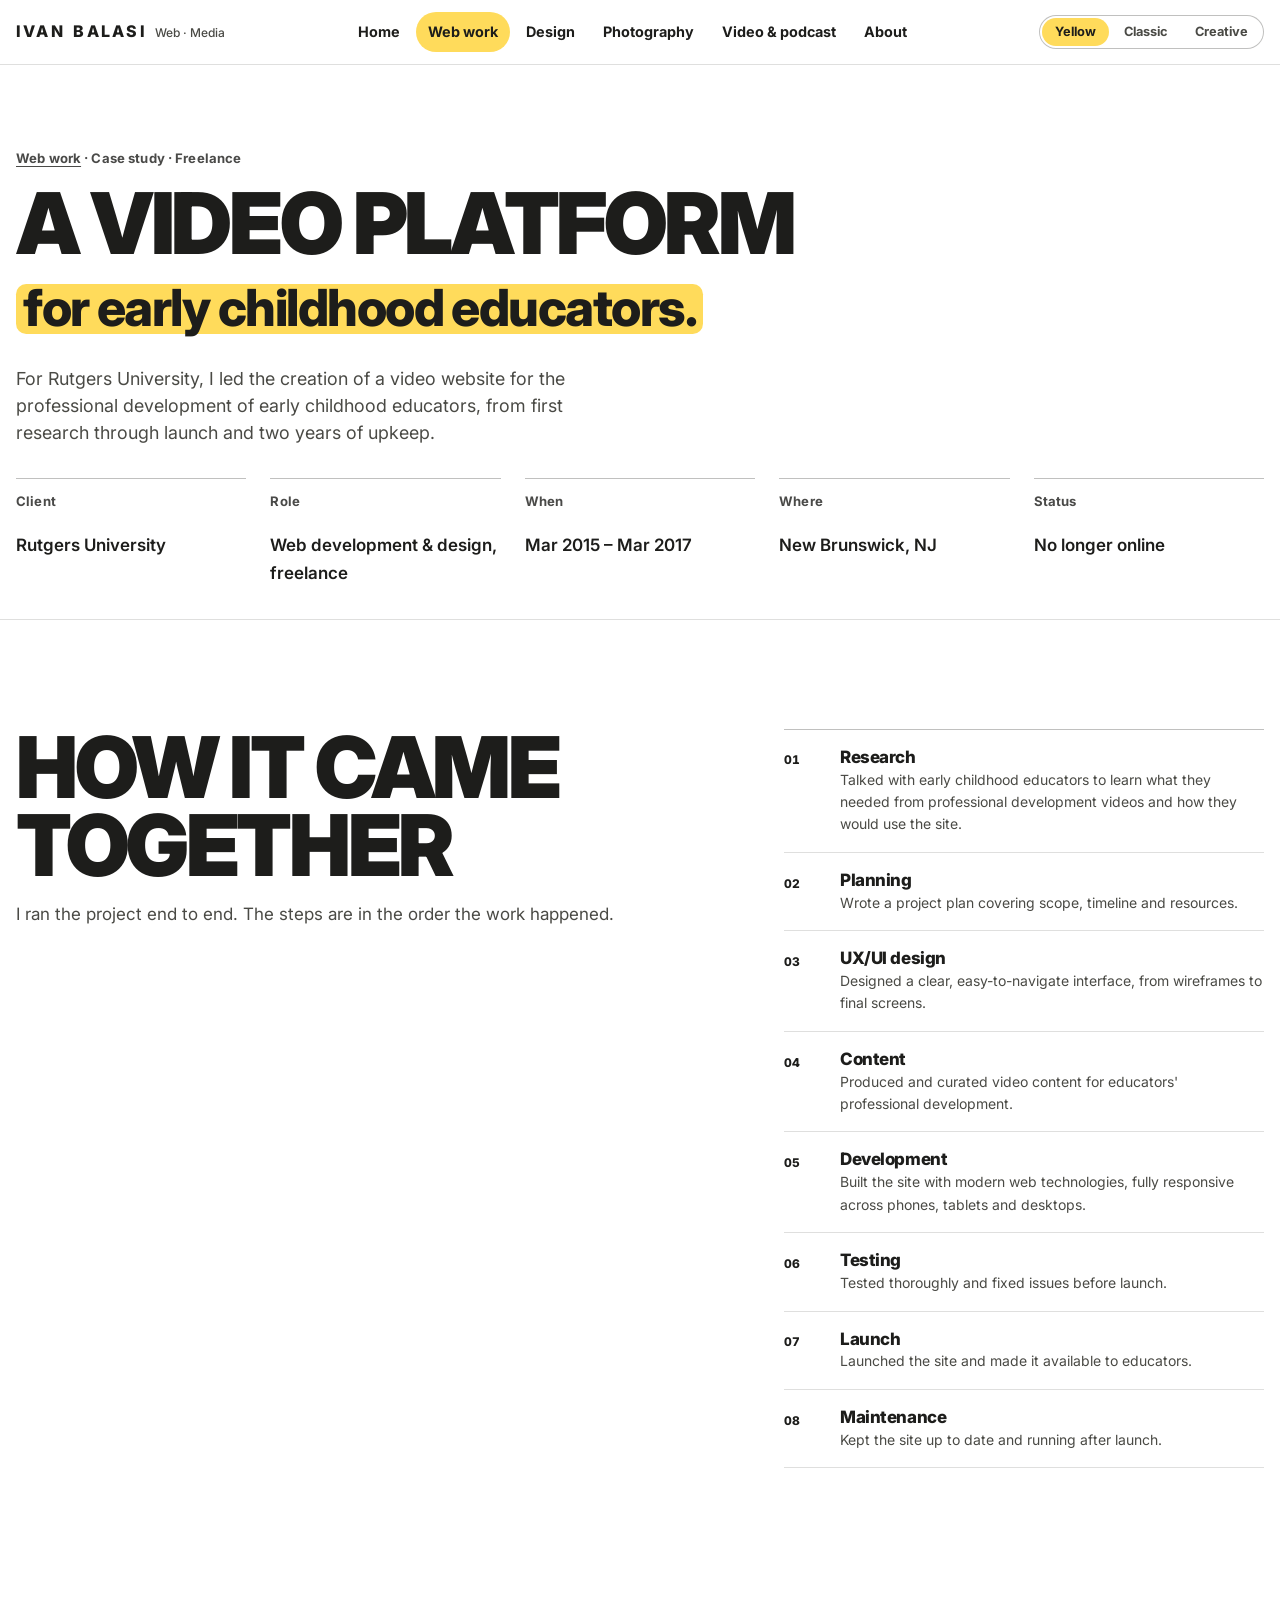
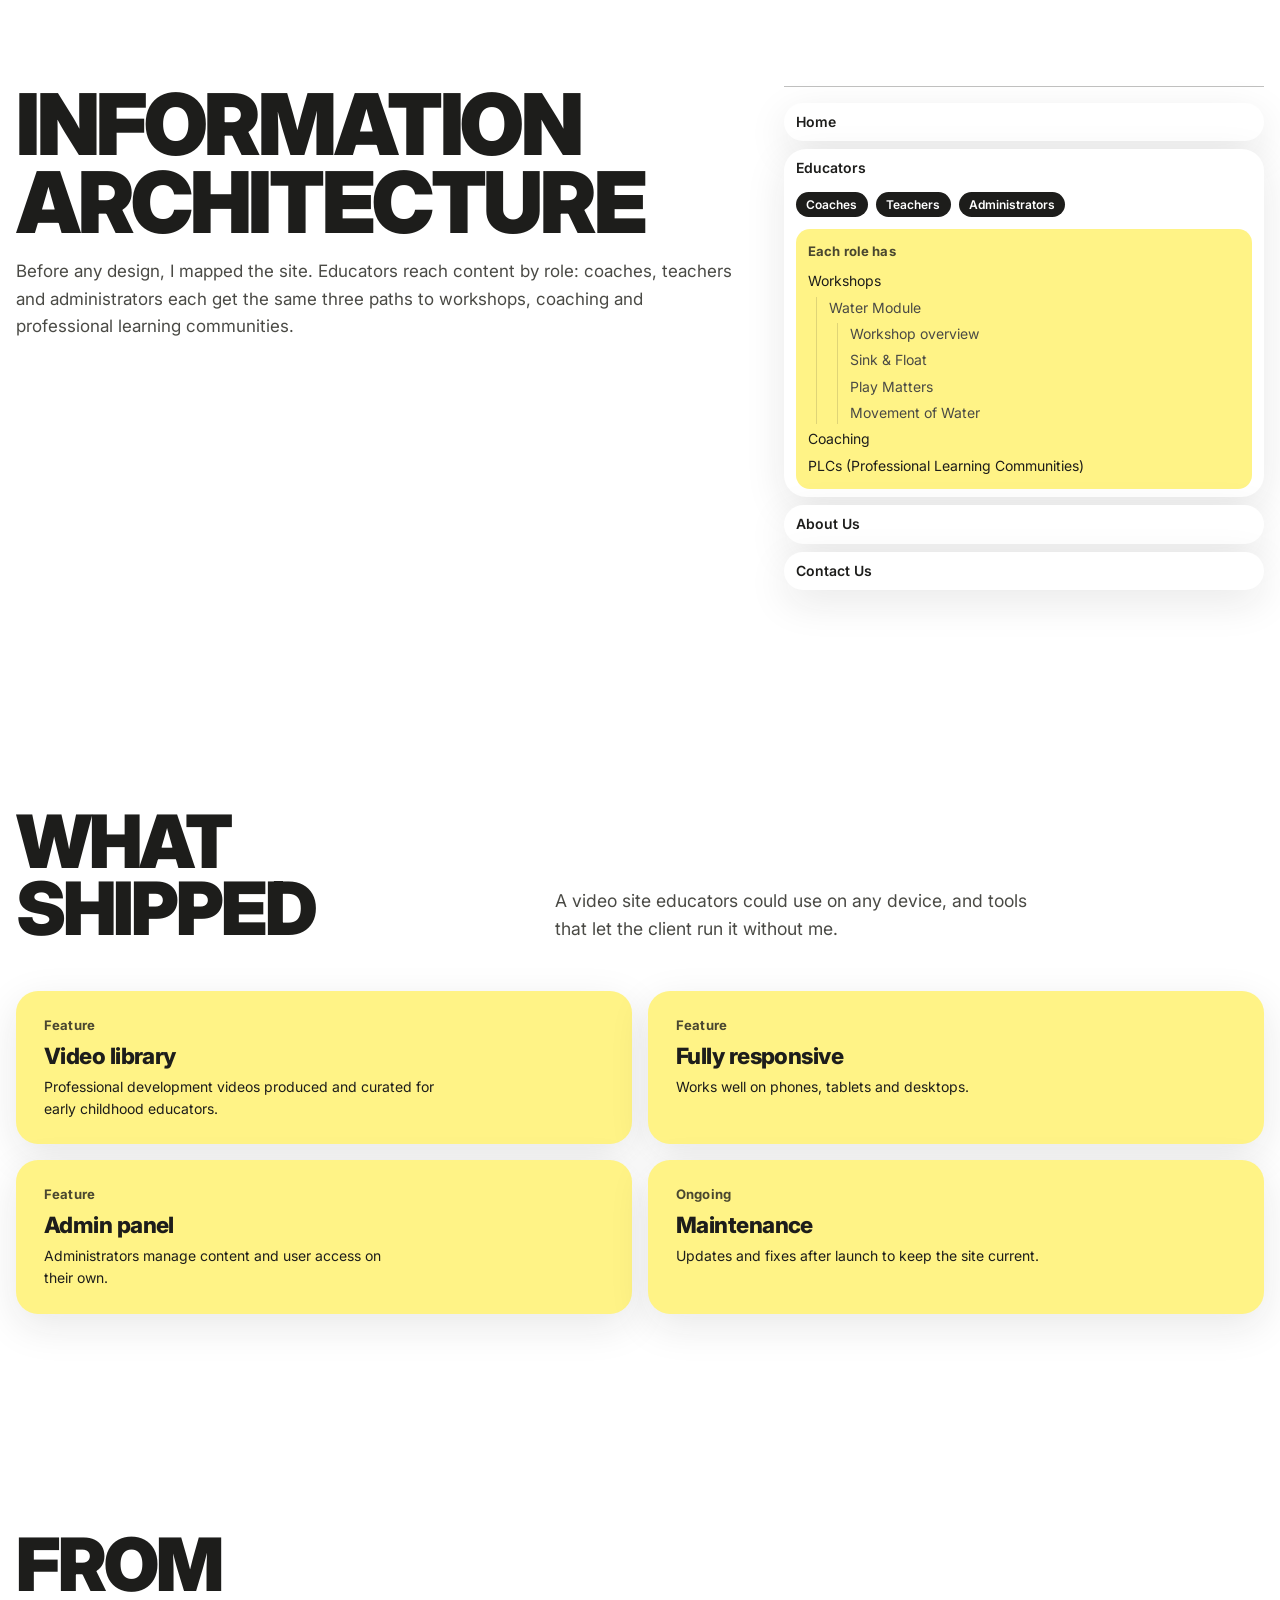
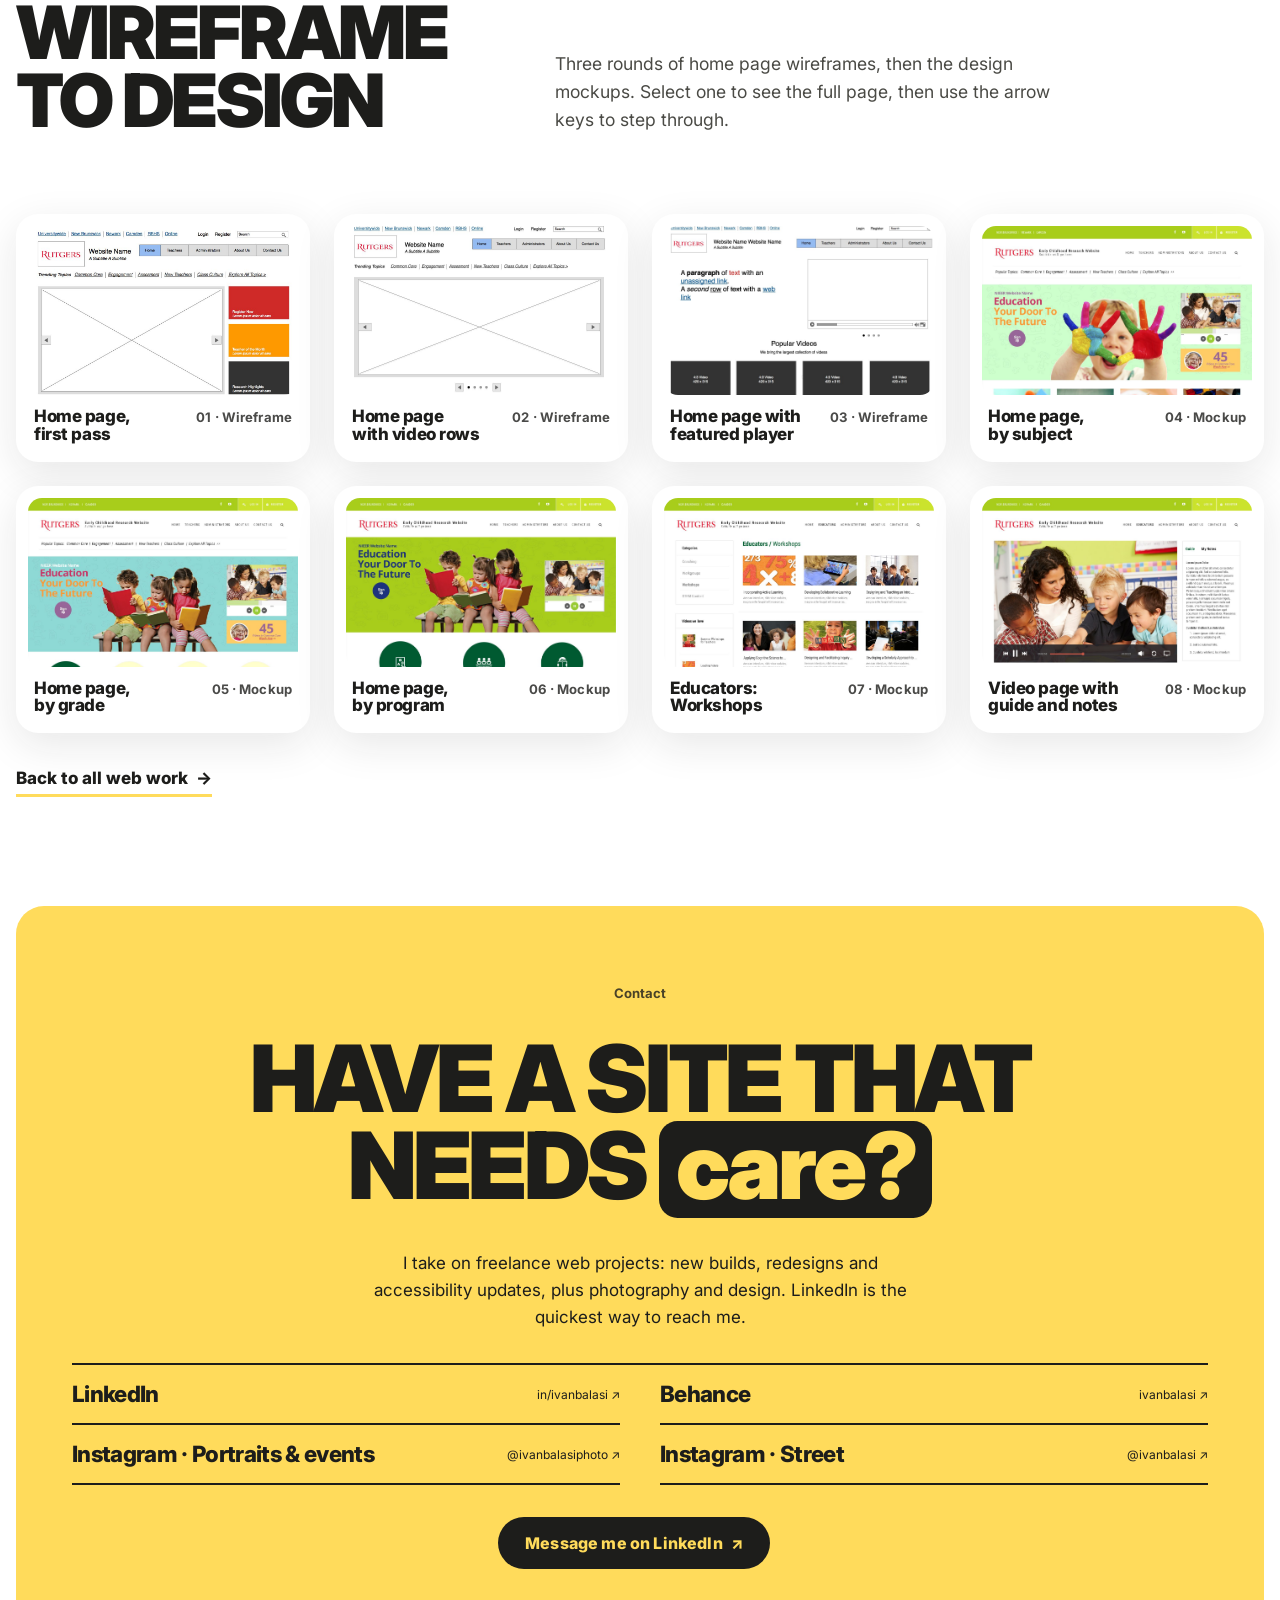
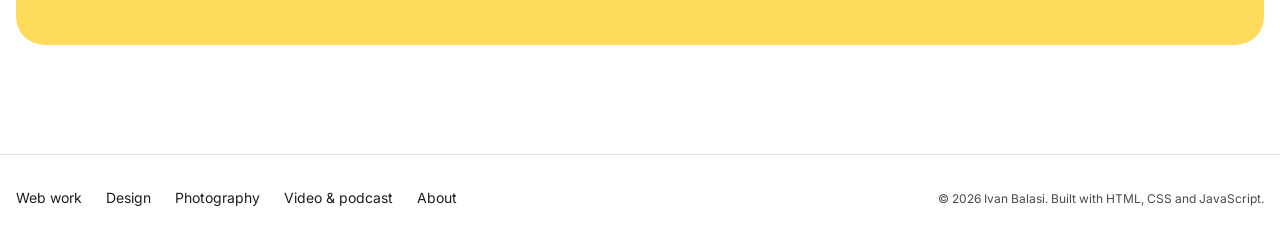
<file: case-rutgers.html>
<!doctype html>
<html lang="en">
<head>
  <meta charset="utf-8">
  <meta name="viewport" content="width=device-width, initial-scale=1, viewport-fit=cover">
  <title>Rutgers Video Platform Case Study — Ivan Balasi</title>
  <meta name="description" content="Case study: a responsive video platform for early childhood educators, built for Rutgers University with PHP, MySQL and WordPress, from wireframes to launch.">
  <link rel="canonical" href="https://ivanbalasi.com/case-rutgers.html">
  <meta property="og:type" content="website">
  <meta property="og:site_name" content="Ivan Balasi">
  <meta property="og:title" content="Rutgers Video Platform Case Study — Ivan Balasi">
  <meta property="og:description" content="Case study: a responsive video platform for early childhood educators, built for Rutgers University with PHP, MySQL and WordPress, from wireframes to launch.">
  <meta property="og:url" content="https://ivanbalasi.com/case-rutgers.html">
  <meta property="og:image" content="https://ivanbalasi.com/img/og-image.jpg">
  <meta name="twitter:card" content="summary_large_image">
  <meta name="twitter:image" content="https://ivanbalasi.com/img/og-image.jpg">
  <meta property="og:image:width" content="1200">
  <meta property="og:image:height" content="630">
  <meta property="og:image:alt" content="Ivan Balasi: I build websites, and the pictures, video and sound in them.">
  <meta name="author" content="Ivan Balasi">
  <meta name="robots" content="index, follow, max-image-preview:large">
  <meta name="theme-color" content="#f5f5f7" media="(prefers-color-scheme: light)">
  <meta name="theme-color" content="#07080b" media="(prefers-color-scheme: dark)">
  <link rel="icon" href="favicon.svg" type="image/svg+xml">
  <link rel="preload" href="fonts/geist-var.woff2" as="font" type="font/woff2" crossorigin>
  <link rel="stylesheet" href="css/styles.css">
  <script src="js/theme-init.js"></script>
  <script type="application/ld+json">
{
 "@context": "https://schema.org",
 "@graph": [
  {
   "@type": "WebSite",
   "@id": "https://ivanbalasi.com/#website",
   "url": "https://ivanbalasi.com/",
   "name": "Ivan Balasi",
   "publisher": {
    "@id": "https://ivanbalasi.com/#ivan"
   },
   "inLanguage": "en"
  },
  {
   "@type": "WebPage",
   "@id": "https://ivanbalasi.com/case-rutgers.html#page",
   "url": "https://ivanbalasi.com/case-rutgers.html",
   "name": "Rutgers Video Platform Case Study — Ivan Balasi",
   "description": "Case study: a responsive video platform for early childhood educators, built for Rutgers University with PHP, MySQL and WordPress, from wireframes to launch.",
   "isPartOf": {
    "@id": "https://ivanbalasi.com/#website"
   },
   "author": {
    "@id": "https://ivanbalasi.com/#ivan"
   }
  },
  {
   "@type": "BreadcrumbList",
   "itemListElement": [
    {
     "@type": "ListItem",
     "position": 1,
     "name": "Home",
     "item": "https://ivanbalasi.com/"
    },
    {
     "@type": "ListItem",
     "position": 2,
     "name": "Web work",
     "item": "https://ivanbalasi.com/work.html"
    },
    {
     "@type": "ListItem",
     "position": 3,
     "name": "Rutgers case study",
     "item": "https://ivanbalasi.com/case-rutgers.html"
    }
   ]
  },
  {
   "@type": "CreativeWork",
   "name": "Video platform for early childhood educators",
   "creator": {
    "@id": "https://ivanbalasi.com/#ivan"
   },
   "funder": {
    "@type": "CollegeOrUniversity",
    "name": "Rutgers University"
   },
   "dateCreated": "2015",
   "description": "A responsive video website for the professional development of early childhood educators, with an admin panel for content and user access.",
   "keywords": "UX/UI, PHP, MySQL, WordPress, responsive design, information architecture"
  }
 ]
}
  </script>
</head>
<body>
<a class="skip-link" href="#main">Skip to content</a>
<header class="site-header">
  <div class="wrap">
    <a class="brand" href="index.html" aria-label="Ivan Balasi, home">Ivan Balasi <span>Web · Media</span></a>
    <nav class="site-nav" id="site-nav" aria-label="Main">
      <ul class="nav-list">
        <li><a href="index.html">Home</a></li>
        <li><a href="work.html" aria-current="page">Web work</a></li>
        <li><a href="design.html">Design</a></li>
        <li><a href="photography.html">Photography</a></li>
        <li><a href="media.html">Video &amp; podcast</a></li>
        <li><a href="about.html">About</a></li>
      </ul>
    </nav>
    <div class="header-tools">
      <button type="button" class="icon-btn theme-toggle" data-mode="system" aria-label="Change theme"><svg data-icon="system" viewBox="0 0 24 24" fill="none" stroke="currentColor" stroke-width="1.6" aria-hidden="true"><circle cx="12" cy="12" r="8.5"/><path d="M12 3.5v17a8.5 8.5 0 0 0 0-17z" fill="currentColor"/></svg><svg data-icon="light" viewBox="0 0 24 24" fill="none" stroke="currentColor" stroke-width="1.6" aria-hidden="true"><circle cx="12" cy="12" r="4"/><path d="M12 2v2M12 20v2M4.9 4.9l1.4 1.4M17.7 17.7l1.4 1.4M2 12h2M20 12h2M4.9 19.1l1.4-1.4M17.7 6.3l1.4-1.4"/></svg><svg data-icon="dark" viewBox="0 0 24 24" fill="none" stroke="currentColor" stroke-width="1.6" aria-hidden="true"><path d="M20 14.5A8 8 0 0 1 9.5 4a8 8 0 1 0 10.5 10.5z"/></svg></button>
      <button type="button" class="icon-btn menu-toggle" aria-expanded="false" aria-controls="site-nav" aria-label="Open menu"><span class="bars" aria-hidden="true"><span class="bar"></span><span class="bar"></span></span></button>
    </div>
  </div>
</header>
<main id="main">
  <section class="page-hero">
    <div class="wrap">
      <span class="label"><a href="work.html">Web work</a> · Case study · Freelance</span>
      <h1 class="page-title">A video platform <span class="serif">for early childhood educators.</span></h1>
      <p class="lede">For Rutgers University, I led the creation of a video website for the professional development of early childhood educators, from first research through launch and two years of upkeep.</p>
      <dl class="case-facts">
        <div><dt class="label">Client</dt><dd>Rutgers University</dd></div>
        <div><dt class="label">Role</dt><dd>Web development &amp; design, freelance</dd></div>
        <div><dt class="label">When</dt><dd>Mar 2015 – Mar 2017</dd></div>
        <div><dt class="label">Where</dt><dd>New Brunswick, NJ</dd></div>
        <div><dt class="label">Status</dt><dd>No longer online</dd></div>
      </dl>
    </div>
  </section>

  <section class="section" aria-labelledby="process-title">
    <div class="wrap split">
      <div class="stack">
        <h2 id="process-title" class="page-title">How it came together</h2>
        <p class="muted">I ran the project end to end. The steps are in the order the work happened.</p>
      </div>
      <ol class="process">
          <li><span class="step-no" aria-hidden="true">01</span><div><h3>Research</h3><p>Talked with early childhood educators to learn what they needed from professional development videos and how they would use the site.</p></div></li>
          <li><span class="step-no" aria-hidden="true">02</span><div><h3>Planning</h3><p>Wrote a project plan covering scope, timeline and resources.</p></div></li>
          <li><span class="step-no" aria-hidden="true">03</span><div><h3>UX/UI design</h3><p>Designed a clear, easy-to-navigate interface, from wireframes to final screens.</p></div></li>
          <li><span class="step-no" aria-hidden="true">04</span><div><h3>Content</h3><p>Produced and curated video content for educators' professional development.</p></div></li>
          <li><span class="step-no" aria-hidden="true">05</span><div><h3>Development</h3><p>Built the site with modern web technologies, fully responsive across phones, tablets and desktops.</p></div></li>
          <li><span class="step-no" aria-hidden="true">06</span><div><h3>Testing</h3><p>Tested thoroughly and fixed issues before launch.</p></div></li>
          <li><span class="step-no" aria-hidden="true">07</span><div><h3>Launch</h3><p>Launched the site and made it available to educators.</p></div></li>
          <li><span class="step-no" aria-hidden="true">08</span><div><h3>Maintenance</h3><p>Kept the site up to date and running after launch.</p></div></li>
      </ol>
    </div>
  </section>

  <section class="section" aria-labelledby="ia-title">
    <div class="wrap split">
      <div class="stack">
        <h2 id="ia-title" class="page-title">Information architecture</h2>
        <p class="muted">Before any design, I mapped the site. Educators reach content by role: coaches, teachers and administrators each get the same three paths to workshops, coaching and professional learning communities.</p>
      </div>
      <div class="ia" role="group" aria-label="Site map">
        <ul class="ia-top">
          <li class="ia-node">Home</li>
          <li class="ia-node ia-node--open">Educators
            <ul class="ia-roles">
              <li><span class="ia-role">Coaches</span></li>
              <li><span class="ia-role">Teachers</span></li>
              <li><span class="ia-role">Administrators</span></li>
            </ul>
            <div class="ia-shared">
              <span class="label">Each role has</span>
              <ul class="ia-sub">
                <li>Workshops
                  <ul class="ia-sub">
                    <li>Water Module
                      <ul class="ia-sub">
                        <li>Workshop overview</li><li>Sink &amp; Float</li><li>Play Matters</li><li>Movement of Water</li>
                      </ul>
                    </li>
                  </ul>
                </li>
                <li>Coaching</li>
                <li>PLCs (Professional Learning Communities)</li>
              </ul>
            </div>
          </li>
          <li class="ia-node">About Us</li>
          <li class="ia-node">Contact Us</li>
        </ul>
      </div>
    </div>
  </section>

  <section class="section" aria-labelledby="built-title">
    <div class="wrap">
      <div class="section-head">
        <h2 id="built-title">What shipped</h2>
        <p>A video site educators could use on any device, and tools that let the client run it without me.</p>
      </div>
      <ul class="service-list">
        <li><span class="label">Feature</span><h3>Video library</h3><p>Professional development videos produced and curated for early childhood educators.</p></li>
        <li><span class="label">Feature</span><h3>Fully responsive</h3><p>Works well on phones, tablets and desktops.</p></li>
        <li><span class="label">Feature</span><h3>Admin panel</h3><p>Administrators manage content and user access on their own.</p></li>
        <li><span class="label">Ongoing</span><h3>Maintenance</h3><p>Updates and fixes after launch to keep the site current.</p></li>
      </ul>
    </div>
  </section>

  <section class="section" aria-labelledby="gallery-title">
    <div class="wrap stack-lg">
      <div class="section-head">
        <h2 id="gallery-title">From wireframe to design</h2>
        <p>Three rounds of home page wireframes, then the design mockups. Select one to see the full page, then use the arrow keys to step through.</p>
      </div>
      <ul class="print-grid case-gallery">
        <li class="print">
          <button type="button" class="print-open" data-lightbox="rutgers" data-title="Wireframe: Home page, first pass" aria-label="Enlarge wireframe 1: Home page, first pass">
            <div class="media"><img src="img/case/rutgers/01-wireframe-home.jpg" alt="Home page wireframe with a large slider, three promo tiles and grade-level boxes for Pre-K through Grade 2" loading="lazy" decoding="async"><div class="media-fallback" aria-hidden="true"><span class="tile-note">Add img/case/rutgers/01-wireframe-home.jpg</span><span class="tile-mark">Wireframe</span></div></div>
          </button>
          <div class="print-caption"><h3>Home page, first pass</h3><span class="label">01 · Wireframe</span></div>
        </li>
        <li class="print">
          <button type="button" class="print-open" data-lightbox="rutgers" data-title="Wireframe: Home page with video rows" aria-label="Enlarge wireframe 2: Home page with video rows">
            <div class="media"><img src="img/case/rutgers/02-wireframe-videos.jpg" alt="Home page wireframe with a slider, a Popular Videos grid, Latest Videos and grade-level shortcuts" loading="lazy" decoding="async"><div class="media-fallback" aria-hidden="true"><span class="tile-note">Add img/case/rutgers/02-wireframe-videos.jpg</span><span class="tile-mark">Wireframe</span></div></div>
          </button>
          <div class="print-caption"><h3>Home page with video rows</h3><span class="label">02 · Wireframe</span></div>
        </li>
        <li class="print">
          <button type="button" class="print-open" data-lightbox="rutgers" data-title="Wireframe: Home page with featured player" aria-label="Enlarge wireframe 3: Home page with featured player">
            <div class="media"><img src="img/case/rutgers/03-wireframe-player.jpg" alt="Home page wireframe with an intro paragraph, a featured video player, video grids and a category footer" loading="lazy" decoding="async"><div class="media-fallback" aria-hidden="true"><span class="tile-note">Add img/case/rutgers/03-wireframe-player.jpg</span><span class="tile-mark">Wireframe</span></div></div>
          </button>
          <div class="print-caption"><h3>Home page with featured player</h3><span class="label">03 · Wireframe</span></div>
        </li>
        <li class="print">
          <button type="button" class="print-open" data-lightbox="rutgers" data-title="Mockup: Home page, by subject" aria-label="Enlarge mockup 4: Home page, by subject">
            <div class="media"><img src="img/case/rutgers/04-mockup-subjects.jpg" alt="Home page design with a bright hero, video player, 45 Common Core videos callout and Science, Math, English and Social Studies sections" loading="lazy" decoding="async"><div class="media-fallback" aria-hidden="true"><span class="tile-note">Add img/case/rutgers/04-mockup-subjects.jpg</span><span class="tile-mark">Mockup</span></div></div>
          </button>
          <div class="print-caption"><h3>Home page, by subject</h3><span class="label">04 · Mockup</span></div>
        </li>
        <li class="print">
          <button type="button" class="print-open" data-lightbox="rutgers" data-title="Mockup: Home page, by grade" aria-label="Enlarge mockup 5: Home page, by grade">
            <div class="media"><img src="img/case/rutgers/05-mockup-grades.jpg" alt="Home page design variation with a teal hero and Pre-K, Kindergarten, Grade 1 and Grade 2 buttons" loading="lazy" decoding="async"><div class="media-fallback" aria-hidden="true"><span class="tile-note">Add img/case/rutgers/05-mockup-grades.jpg</span><span class="tile-mark">Mockup</span></div></div>
          </button>
          <div class="print-caption"><h3>Home page, by grade</h3><span class="label">05 · Mockup</span></div>
        </li>
        <li class="print">
          <button type="button" class="print-open" data-lightbox="rutgers" data-title="Mockup: Home page, by program" aria-label="Enlarge mockup 6: Home page, by program">
            <div class="media"><img src="img/case/rutgers/06-mockup-programs.jpg" alt="Home page design with a green hero and Workshops, Professional Learning Communities and Coaching sections" loading="lazy" decoding="async"><div class="media-fallback" aria-hidden="true"><span class="tile-note">Add img/case/rutgers/06-mockup-programs.jpg</span><span class="tile-mark">Mockup</span></div></div>
          </button>
          <div class="print-caption"><h3>Home page, by program</h3><span class="label">06 · Mockup</span></div>
        </li>
        <li class="print">
          <button type="button" class="print-open" data-lightbox="rutgers" data-title="Mockup: Educators: Workshops" aria-label="Enlarge mockup 7: Educators: Workshops">
            <div class="media"><img src="img/case/rutgers/07-mockup-workshops.jpg" alt="Workshops listing page with category sidebar, Videos we love and a grid of workshop videos" loading="lazy" decoding="async"><div class="media-fallback" aria-hidden="true"><span class="tile-note">Add img/case/rutgers/07-mockup-workshops.jpg</span><span class="tile-mark">Mockup</span></div></div>
          </button>
          <div class="print-caption"><h3>Educators: Workshops</h3><span class="label">07 · Mockup</span></div>
        </li>
        <li class="print">
          <button type="button" class="print-open" data-lightbox="rutgers" data-title="Mockup: Video page with guide and notes" aria-label="Enlarge mockup 8: Video page with guide and notes">
            <div class="media"><img src="img/case/rutgers/08-mockup-video.jpg" alt="Video page with a large player, Guide and My Notes tabs, comments and related videos" loading="lazy" decoding="async"><div class="media-fallback" aria-hidden="true"><span class="tile-note">Add img/case/rutgers/08-mockup-video.jpg</span><span class="tile-mark">Mockup</span></div></div>
          </button>
          <div class="print-caption"><h3>Video page with guide and notes</h3><span class="label">08 · Mockup</span></div>
        </li>
      </ul>
      <p><a class="link-arrow" href="work.html">Back to all web work <span class="arrow" aria-hidden="true">→</span></a></p>
    </div>
  </section>
</main>
<section class="contact-band" id="contact" aria-labelledby="contact-title">
  <div class="wrap">
    <span class="label">Contact</span>
    <h2 id="contact-title">Have a site that needs <span class="serif">care?</span></h2>
    <p>I take on freelance web projects: new builds, redesigns and accessibility updates, plus photography and design. LinkedIn is the quickest way to reach me.</p>
    <ul class="contact-links">
      <li><a href="https://www.linkedin.com/in/ivanbalasi/" target="_blank" rel="noopener">LinkedIn <span class="handle">in/ivanbalasi <span class="arrow" aria-hidden="true">↗</span></span></a></li>
      <li><a href="https://www.behance.net/ivanbalasi" target="_blank" rel="noopener">Behance <span class="handle">ivanbalasi <span class="arrow" aria-hidden="true">↗</span></span></a></li>
      <li><a href="https://www.instagram.com/ivanbalasiphoto/" target="_blank" rel="noopener">Instagram · Portraits &amp; events <span class="handle">@ivanbalasiphoto <span class="arrow" aria-hidden="true">↗</span></span></a></li>
      <li><a href="https://www.instagram.com/ivanbalasi/" target="_blank" rel="noopener">Instagram · Street <span class="handle">@ivanbalasi <span class="arrow" aria-hidden="true">↗</span></span></a></li>
      <li data-email-row><a href="#">Email <span class="handle" data-email-text></span></a></li>
    </ul>
    <div class="actions">
      <a class="btn" href="https://www.linkedin.com/in/ivanbalasi/" target="_blank" rel="noopener">Message me on LinkedIn <span class="arrow" aria-hidden="true">↗</span></a>
      <button type="button" class="btn btn--ghost" data-copy-email aria-describedby="copy-status">Copy email address</button>
      <span class="copy-status" id="copy-status" role="status"></span>
    </div>
  </div>
</section>
<footer class="site-footer">
  <div class="wrap">
    <nav aria-label="Footer">
      <ul class="footer-links">
        <li><a href="work.html">Web work</a></li>
        <li><a href="design.html">Design</a></li>
        <li><a href="photography.html">Photography</a></li>
        <li><a href="media.html">Video &amp; podcast</a></li>
        <li><a href="about.html">About</a></li>
      </ul>
    </nav>
    <small>© <span data-year>2026</span> Ivan Balasi. Built with HTML, CSS and JavaScript.</small>
  </div>
</footer>
<script src="js/main.js" defer></script>
<script src="js/lightbox.js" defer></script>
</body>
</html>
</file>
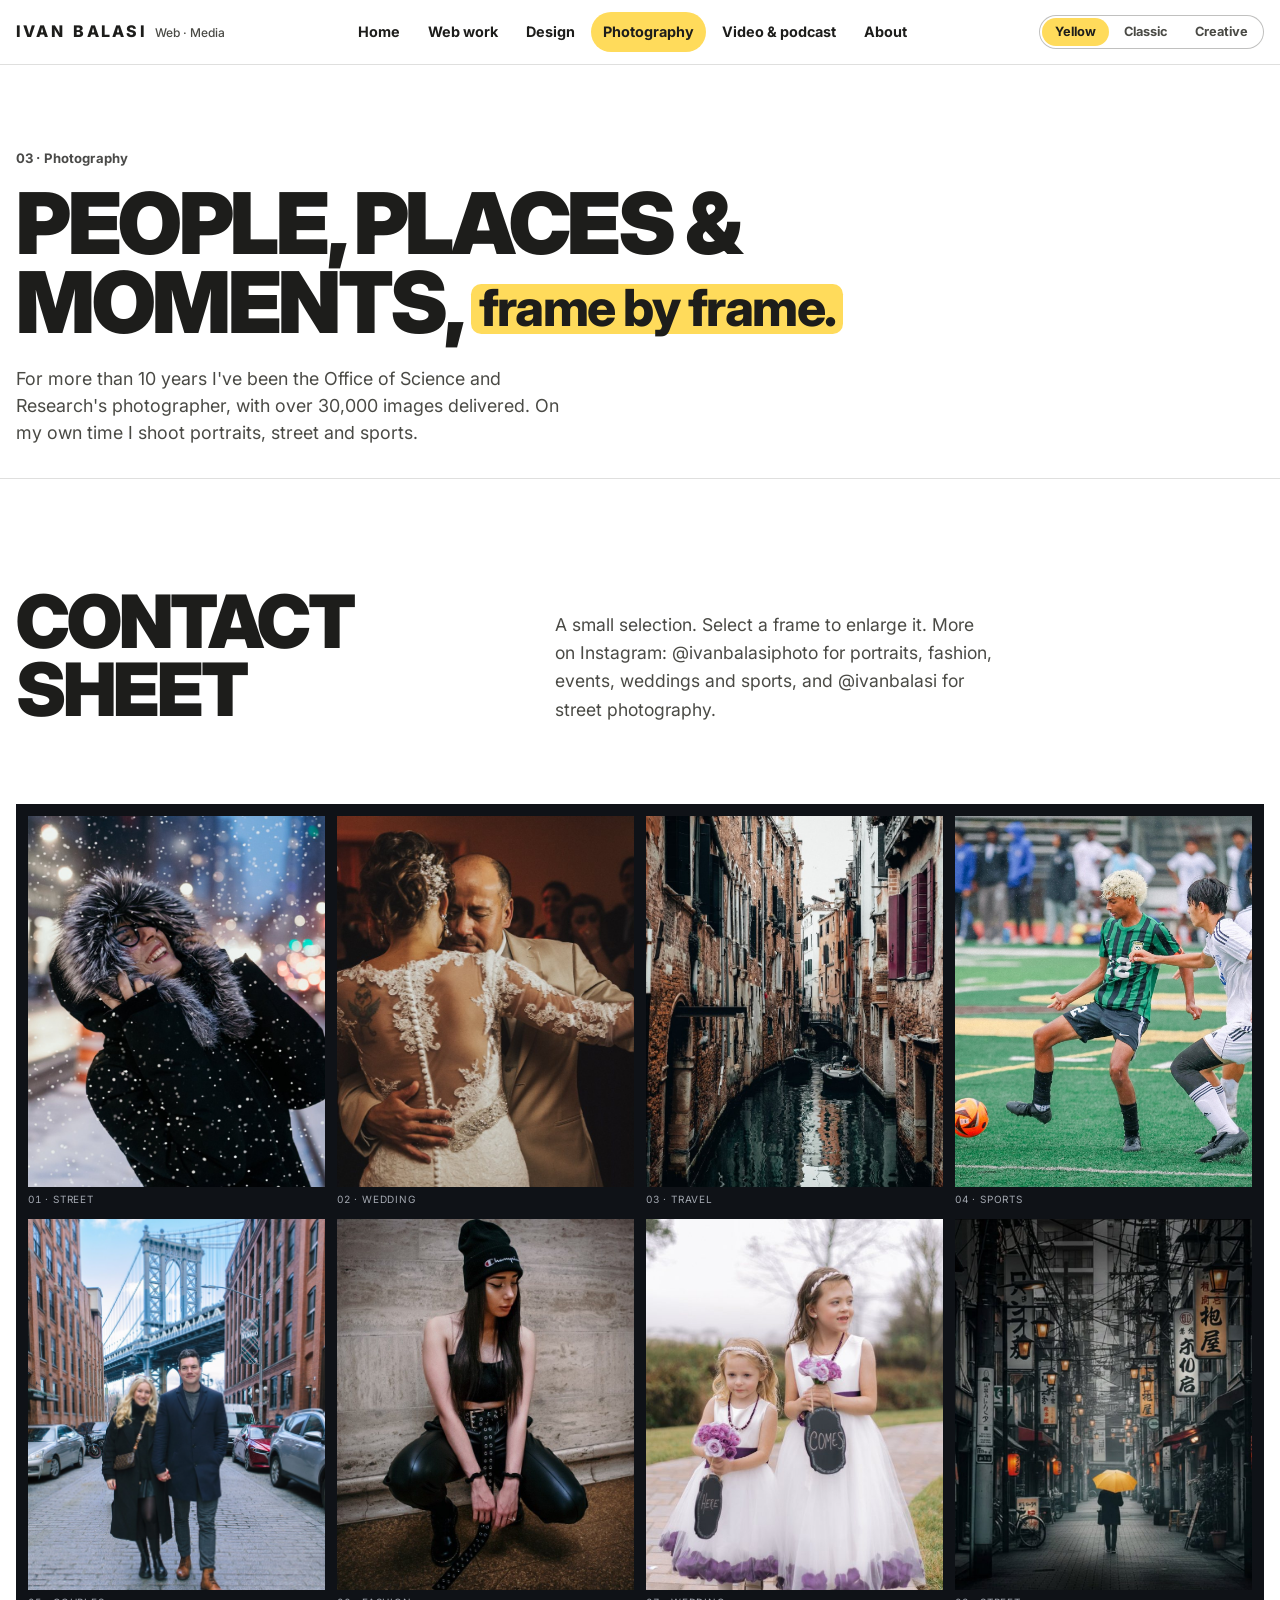
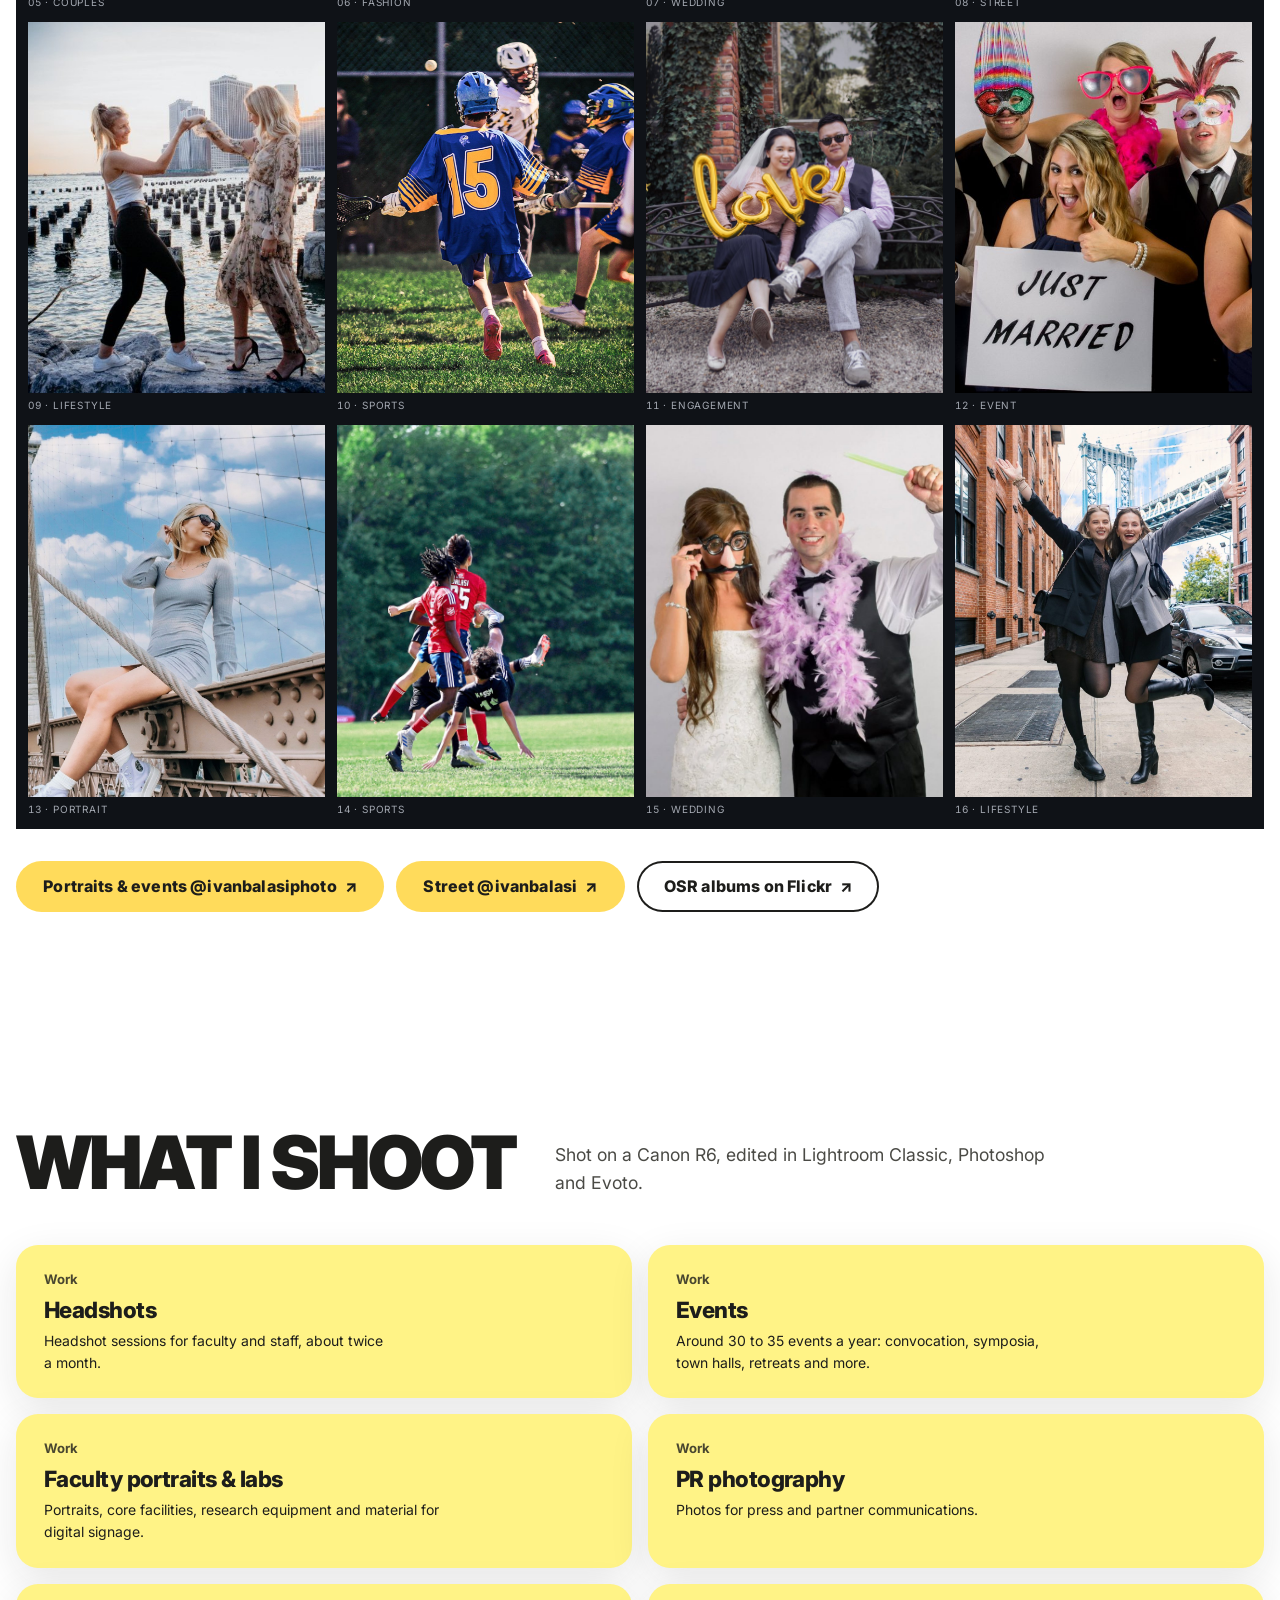
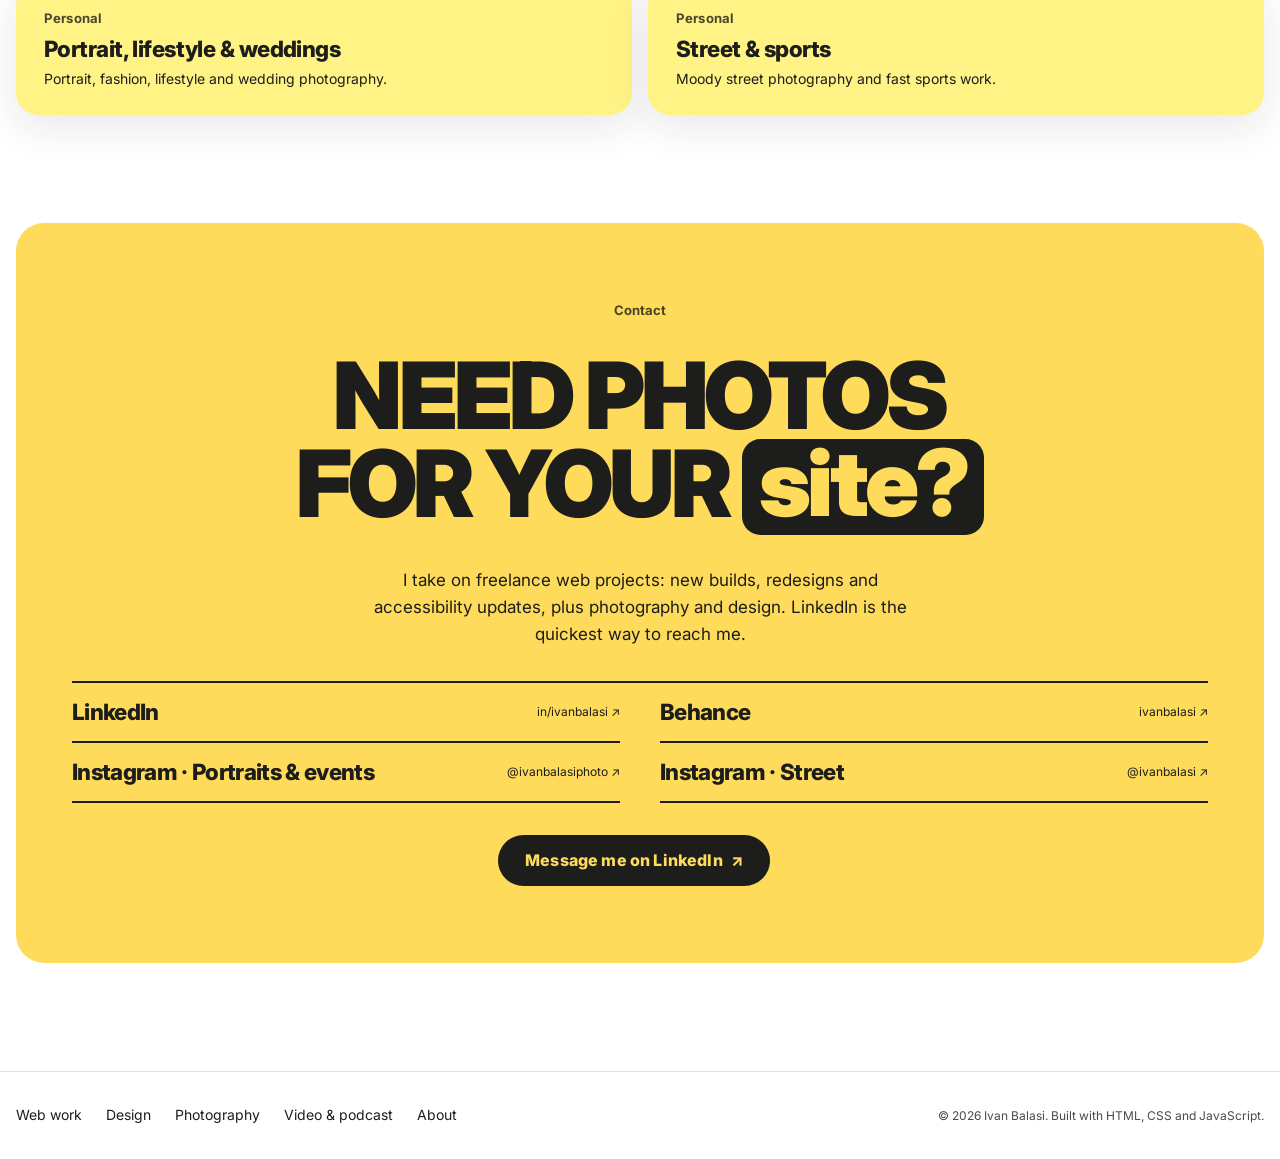
<file: photography.html>
<!doctype html>
<html lang="en">
<head>
  <meta charset="utf-8">
  <meta name="viewport" content="width=device-width, initial-scale=1, viewport-fit=cover">
  <title>Photography: Headshots, Events &amp; Portraits — Ivan Balasi</title>
  <meta name="description" content="Photography by Ivan Balasi: headshots, events, faculty portraits and lab photography for NYU Langone, plus portrait, wedding, sports and street work.">
  <link rel="canonical" href="https://ivanbalasi.com/photography.html">
  <meta property="og:type" content="website">
  <meta property="og:site_name" content="Ivan Balasi">
  <meta property="og:title" content="Photography: Headshots, Events &amp; Portraits — Ivan Balasi">
  <meta property="og:description" content="Photography by Ivan Balasi: headshots, events, faculty portraits and lab photography for NYU Langone, plus portrait, wedding, sports and street work.">
  <meta property="og:url" content="https://ivanbalasi.com/photography.html">
  <meta property="og:image" content="https://ivanbalasi.com/img/og-image.jpg">
  <meta name="twitter:card" content="summary_large_image">
  <meta name="twitter:image" content="https://ivanbalasi.com/img/og-image.jpg">
  <meta property="og:image:width" content="1200">
  <meta property="og:image:height" content="630">
  <meta property="og:image:alt" content="Ivan Balasi: I build websites, and the pictures, video and sound in them.">
  <meta name="author" content="Ivan Balasi">
  <meta name="robots" content="index, follow, max-image-preview:large">
  <meta name="theme-color" content="#f5f5f7" media="(prefers-color-scheme: light)">
  <meta name="theme-color" content="#07080b" media="(prefers-color-scheme: dark)">
  <link rel="icon" href="favicon.svg" type="image/svg+xml">
  <link rel="preload" href="fonts/geist-var.woff2" as="font" type="font/woff2" crossorigin>
  <link rel="stylesheet" href="css/styles.css?v=20261112b">
  <script src="js/theme-init.js?v=20261112b"></script>
  <script type="application/ld+json">
{
 "@context": "https://schema.org",
 "@graph": [
  {
   "@type": "WebSite",
   "@id": "https://ivanbalasi.com/#website",
   "url": "https://ivanbalasi.com/",
   "name": "Ivan Balasi",
   "publisher": {
    "@id": "https://ivanbalasi.com/#ivan"
   },
   "inLanguage": "en"
  },
  {
   "@type": "CollectionPage",
   "@id": "https://ivanbalasi.com/photography.html#page",
   "url": "https://ivanbalasi.com/photography.html",
   "name": "Photography: Headshots, Events & Portraits — Ivan Balasi",
   "description": "Photography by Ivan Balasi: headshots, events, faculty portraits and lab photography for NYU Langone, plus portrait, wedding, sports and street work.",
   "isPartOf": {
    "@id": "https://ivanbalasi.com/#website"
   },
   "author": {
    "@id": "https://ivanbalasi.com/#ivan"
   }
  },
  {
   "@type": "BreadcrumbList",
   "itemListElement": [
    {
     "@type": "ListItem",
     "position": 1,
     "name": "Home",
     "item": "https://ivanbalasi.com/"
    },
    {
     "@type": "ListItem",
     "position": 2,
     "name": "Photography",
     "item": "https://ivanbalasi.com/photography.html"
    }
   ]
  }
 ]
}
  </script>
</head>
<body>
<a class="skip-link" href="#main">Skip to content</a>
<header class="site-header">
  <div class="wrap">
    <a class="brand" href="index.html" aria-label="Ivan Balasi, home">Ivan Balasi <span>Web · Media</span></a>
    <nav class="site-nav" id="site-nav" aria-label="Main">
      <ul class="nav-list">
        <li><a href="index.html">Home</a></li>
        <li><a href="work.html">Web work</a></li>
        <li><a href="design.html">Design</a></li>
        <li><a href="photography.html" aria-current="page">Photography</a></li>
        <li><a href="media.html">Video &amp; podcast</a></li>
        <li><a href="about.html">About</a></li>
      </ul>
    </nav>
    <div class="header-tools">
      <button type="button" class="icon-btn theme-toggle" data-mode="system" aria-label="Change theme"><svg data-icon="system" viewBox="0 0 24 24" fill="none" stroke="currentColor" stroke-width="1.6" aria-hidden="true"><circle cx="12" cy="12" r="8.5"/><path d="M12 3.5v17a8.5 8.5 0 0 0 0-17z" fill="currentColor"/></svg><svg data-icon="light" viewBox="0 0 24 24" fill="none" stroke="currentColor" stroke-width="1.6" aria-hidden="true"><circle cx="12" cy="12" r="4"/><path d="M12 2v2M12 20v2M4.9 4.9l1.4 1.4M17.7 17.7l1.4 1.4M2 12h2M20 12h2M4.9 19.1l1.4-1.4M17.7 6.3l1.4-1.4"/></svg><svg data-icon="dark" viewBox="0 0 24 24" fill="none" stroke="currentColor" stroke-width="1.6" aria-hidden="true"><path d="M20 14.5A8 8 0 0 1 9.5 4a8 8 0 1 0 10.5 10.5z"/></svg></button>
      <button type="button" class="icon-btn menu-toggle" aria-expanded="false" aria-controls="site-nav" aria-label="Open menu"><span class="bars" aria-hidden="true"><span class="bar"></span><span class="bar"></span></span></button>
    </div>
  </div>
</header>
<main id="main">
  <section class="page-hero">
    <div class="wrap">
      <span class="label">03 · Photography</span>
      <h1 class="page-title">People, places &amp; moments, <span class="serif">frame by frame.</span></h1>
      <p class="lede">For more than 10 years I've been the Office of Science and Research's photographer, with over 30,000 images delivered. On my own time I shoot portraits, street and sports.</p>
    </div>
  </section>

  <section class="section" aria-labelledby="sheet-title">
    <div class="wrap stack-lg">
      <div class="section-head">
        <h2 id="sheet-title">Contact sheet</h2>
        <p>A small selection. Select a frame to enlarge it. More on Instagram: @ivanbalasiphoto for portraits, fashion, events, weddings and sports, and @ivanbalasi for street photography.</p>
      </div>
      <ul class="sheet">
        <li>
          <button type="button" class="print-open" data-lightbox="photo" data-title="Street" aria-label="Enlarge photo 1: Street">
            <div class="media"><img src="img/photo/photo-12.jpg" alt="Woman in a fur-lined hood laughing up at falling snow on a city street at night" loading="lazy" decoding="async"><div class="media-fallback" aria-hidden="true"><span class="tile-note">Add img/photo/photo-12.jpg</span><span class="tile-mark">Street</span></div></div>
          </button>
          <span class="frame-no">01 · STREET</span>
        </li>
        <li>
          <button type="button" class="print-open" data-lightbox="photo" data-title="Wedding" aria-label="Enlarge photo 2: Wedding">
            <div class="media"><img src="img/photo/photo-13.jpg" class="pos-20" alt="Father and bride sharing their first dance, her lace gown and pinned curls in the foreground" loading="lazy" decoding="async"><div class="media-fallback" aria-hidden="true"><span class="tile-note">Add img/photo/photo-13.jpg</span><span class="tile-mark">Wedding</span></div></div>
          </button>
          <span class="frame-no">02 · WEDDING</span>
        </li>
        <li>
          <button type="button" class="print-open" data-lightbox="photo" data-title="Travel" aria-label="Enlarge photo 3: Travel">
            <div class="media"><img src="img/photo/photo-01.jpg" alt="Quiet Venice canal between weathered brick buildings, two boats on the water" loading="lazy" decoding="async"><div class="media-fallback" aria-hidden="true"><span class="tile-note">Add img/photo/photo-01.jpg</span><span class="tile-mark">Travel</span></div></div>
          </button>
          <span class="frame-no">03 · TRAVEL</span>
        </li>
        <li>
          <button type="button" class="print-open" data-lightbox="photo" data-title="Sports" aria-label="Enlarge photo 4: Sports">
            <div class="media"><img src="img/photo/photo-14.jpg" style="object-position: 25% center" alt="High school soccer player controlling the ball as two defenders in white close in on a rainy day" loading="lazy" decoding="async"><div class="media-fallback" aria-hidden="true"><span class="tile-note">Add img/photo/photo-14.jpg</span><span class="tile-mark">Sports</span></div></div>
          </button>
          <span class="frame-no">04 · SPORTS</span>
        </li>
        <li>
          <button type="button" class="print-open" data-lightbox="photo" data-title="Couples" aria-label="Enlarge photo 5: Couples">
            <div class="media"><img src="img/photo/photo-11.jpg" alt="Couple walking hand in hand down a Dumbo cobblestone street with the Manhattan Bridge behind them" loading="lazy" decoding="async"><div class="media-fallback" aria-hidden="true"><span class="tile-note">Add img/photo/photo-11.jpg</span><span class="tile-mark">Couples</span></div></div>
          </button>
          <span class="frame-no">05 · COUPLES</span>
        </li>
        <li>
          <button type="button" class="print-open" data-lightbox="photo" data-title="Fashion" aria-label="Enlarge photo 6: Fashion">
            <div class="media"><img src="img/photo/photo-15.jpg" alt="Woman in a black beanie, crop top and leather pants crouching against a stone wall" loading="lazy" decoding="async"><div class="media-fallback" aria-hidden="true"><span class="tile-note">Add img/photo/photo-15.jpg</span><span class="tile-mark">Fashion</span></div></div>
          </button>
          <span class="frame-no">06 · FASHION</span>
        </li>
        <li>
          <button type="button" class="print-open" data-lightbox="photo" data-title="Wedding" aria-label="Enlarge photo 7: Wedding">
            <div class="media"><img src="img/photo/photo-10.jpg" alt="Two flower girls in white tulle dresses carrying purple roses and chalkboard signs reading Here and Comes" loading="lazy" decoding="async"><div class="media-fallback" aria-hidden="true"><span class="tile-note">Add img/photo/photo-10.jpg</span><span class="tile-mark">Wedding</span></div></div>
          </button>
          <span class="frame-no">07 · WEDDING</span>
        </li>
        <li>
          <button type="button" class="print-open" data-lightbox="photo" data-title="Street" aria-label="Enlarge photo 8: Street">
            <div class="media"><img src="img/photo/photo-04.jpg" alt="Lone figure with a yellow umbrella walking down a lantern-lit alley" loading="lazy" decoding="async"><div class="media-fallback" aria-hidden="true"><span class="tile-note">Add img/photo/photo-04.jpg</span><span class="tile-mark">Street</span></div></div>
          </button>
          <span class="frame-no">08 · STREET</span>
        </li>
        <li>
          <button type="button" class="print-open" data-lightbox="photo" data-title="Lifestyle" aria-label="Enlarge photo 9: Lifestyle">
            <div class="media"><img src="img/photo/photo-05.jpg" alt="Two friends dancing on rocks by the East River at sunset, the Lower Manhattan skyline behind them" loading="lazy" decoding="async"><div class="media-fallback" aria-hidden="true"><span class="tile-note">Add img/photo/photo-05.jpg</span><span class="tile-mark">Lifestyle</span></div></div>
          </button>
          <span class="frame-no">09 · LIFESTYLE</span>
        </li>
        <li>
          <button type="button" class="print-open" data-lightbox="photo" data-title="Sports" aria-label="Enlarge photo 10: Sports">
            <div class="media"><img src="img/photo/photo-16.jpg" alt="Youth lacrosse player in a blue and gold number 15 jersey chasing the ball during a game" loading="lazy" decoding="async"><div class="media-fallback" aria-hidden="true"><span class="tile-note">Add img/photo/photo-16.jpg</span><span class="tile-mark">Sports</span></div></div>
          </button>
          <span class="frame-no">10 · SPORTS</span>
        </li>
        <li>
          <button type="button" class="print-open" data-lightbox="photo" data-title="Engagement" aria-label="Enlarge photo 11: Engagement">
            <div class="media"><img src="img/photo/photo-09.jpg" alt="Couple on an ivy-covered garden bench holding a gold LOVE balloon, the bride-to-be in a short veil" loading="lazy" decoding="async"><div class="media-fallback" aria-hidden="true"><span class="tile-note">Add img/photo/photo-09.jpg</span><span class="tile-mark">Engagement</span></div></div>
          </button>
          <span class="frame-no">11 · ENGAGEMENT</span>
        </li>
        <li>
          <button type="button" class="print-open" data-lightbox="photo" data-title="Event" aria-label="Enlarge photo 12: Event">
            <div class="media"><img src="img/photo/photo-02.jpg" alt="Wedding party hamming it up in a photo booth with masks, props and a Just Married sign" loading="lazy" decoding="async"><div class="media-fallback" aria-hidden="true"><span class="tile-note">Add img/photo/photo-02.jpg</span><span class="tile-mark">Event</span></div></div>
          </button>
          <span class="frame-no">12 · EVENT</span>
        </li>
        <li>
          <button type="button" class="print-open" data-lightbox="photo" data-title="Portrait" aria-label="Enlarge photo 13: Portrait">
            <div class="media"><img src="img/photo/photo-08.jpg" class="pos-35" alt="Woman in sunglasses seated on the Brooklyn Bridge railing against a cloudy blue sky" loading="lazy" decoding="async"><div class="media-fallback" aria-hidden="true"><span class="tile-note">Add img/photo/photo-08.jpg</span><span class="tile-mark">Portrait</span></div></div>
          </button>
          <span class="frame-no">13 · PORTRAIT</span>
        </li>
        <li>
          <button type="button" class="print-open" data-lightbox="photo" data-title="Sports" aria-label="Enlarge photo 14: Sports">
            <div class="media"><img src="img/photo/photo-06.jpg" class="pos-40" alt="Youth soccer player mid bicycle kick as two defenders jump for the ball" loading="lazy" decoding="async"><div class="media-fallback" aria-hidden="true"><span class="tile-note">Add img/photo/photo-06.jpg</span><span class="tile-mark">Sports</span></div></div>
          </button>
          <span class="frame-no">14 · SPORTS</span>
        </li>
        <li>
          <button type="button" class="print-open" data-lightbox="photo" data-title="Wedding" aria-label="Enlarge photo 15: Wedding">
            <div class="media"><img src="img/photo/photo-07.jpg" class="pos-30" alt="Bride and groom clowning in a wedding photo booth with novelty glasses and a feather boa" loading="lazy" decoding="async"><div class="media-fallback" aria-hidden="true"><span class="tile-note">Add img/photo/photo-07.jpg</span><span class="tile-mark">Wedding</span></div></div>
          </button>
          <span class="frame-no">15 · WEDDING</span>
        </li>
        <li>
          <button type="button" class="print-open" data-lightbox="photo" data-title="Lifestyle" aria-label="Enlarge photo 16: Lifestyle">
            <div class="media"><img src="img/photo/photo-03.jpg" alt="Two friends with arms raised on a Dumbo street, the Manhattan Bridge behind them" loading="lazy" decoding="async"><div class="media-fallback" aria-hidden="true"><span class="tile-note">Add img/photo/photo-03.jpg</span><span class="tile-mark">Lifestyle</span></div></div>
          </button>
          <span class="frame-no">16 · LIFESTYLE</span>
        </li>
      </ul>
      <div class="actions">
        <a class="btn" href="https://www.instagram.com/ivanbalasiphoto/" target="_blank" rel="noopener">Portraits &amp; events @ivanbalasiphoto <span class="arrow" aria-hidden="true">↗</span></a>
        <a class="btn" href="https://www.instagram.com/ivanbalasi/" target="_blank" rel="noopener">Street @ivanbalasi <span class="arrow" aria-hidden="true">↗</span></a>
        <a class="btn btn--ghost" href="https://www.flickr.com/photos/96201567@N07/albums" target="_blank" rel="noopener">OSR albums on Flickr <span class="arrow" aria-hidden="true">↗</span></a>
      </div>
    </div>
  </section>

  <section class="section" aria-labelledby="services-title">
    <div class="wrap">
      <div class="section-head">
        <h2 id="services-title">What I shoot</h2>
        <p>Shot on a Canon R6, edited in Lightroom Classic, Photoshop and Evoto.</p>
      </div>
      <ul class="service-list">
        <li><span class="label">Work</span><h3>Headshots</h3><p>Headshot sessions for faculty and staff, about twice a month.</p></li>
        <li><span class="label">Work</span><h3>Events</h3><p>Around 30 to 35 events a year: convocation, symposia, town halls, retreats and more.</p></li>
        <li><span class="label">Work</span><h3>Faculty portraits &amp; labs</h3><p>Portraits, core facilities, research equipment and material for digital signage.</p></li>
        <li><span class="label">Work</span><h3>PR photography</h3><p>Photos for press and partner communications.</p></li>
        <li><span class="label">Personal</span><h3>Portrait, lifestyle &amp; weddings</h3><p>Portrait, fashion, lifestyle and wedding photography.</p></li>
        <li><span class="label">Personal</span><h3>Street &amp; sports</h3><p>Moody street photography and fast sports work.</p></li>
      </ul>
    </div>
  </section>
</main>
<section class="contact-band" id="contact" aria-labelledby="contact-title">
  <div class="wrap">
    <span class="label">Contact</span>
    <h2 id="contact-title">Need photos for your <span class="serif">site?</span></h2>
    <p>I take on freelance web projects: new builds, redesigns and accessibility updates, plus photography and design. LinkedIn is the quickest way to reach me.</p>
    <ul class="contact-links">
      <li><a href="https://www.linkedin.com/in/ivanbalasi/" target="_blank" rel="noopener">LinkedIn <span class="handle">in/ivanbalasi <span class="arrow" aria-hidden="true">↗</span></span></a></li>
      <li><a href="https://www.behance.net/ivanbalasi" target="_blank" rel="noopener">Behance <span class="handle">ivanbalasi <span class="arrow" aria-hidden="true">↗</span></span></a></li>
      <li><a href="https://www.instagram.com/ivanbalasiphoto/" target="_blank" rel="noopener">Instagram · Portraits &amp; events <span class="handle">@ivanbalasiphoto <span class="arrow" aria-hidden="true">↗</span></span></a></li>
      <li><a href="https://www.instagram.com/ivanbalasi/" target="_blank" rel="noopener">Instagram · Street <span class="handle">@ivanbalasi <span class="arrow" aria-hidden="true">↗</span></span></a></li>
      <li data-email-row><a href="#">Email <span class="handle" data-email-text></span></a></li>
    </ul>
    <div class="actions">
      <a class="btn" href="https://www.linkedin.com/in/ivanbalasi/" target="_blank" rel="noopener">Message me on LinkedIn <span class="arrow" aria-hidden="true">↗</span></a>
      <button type="button" class="btn btn--ghost" data-copy-email aria-describedby="copy-status">Copy email address</button>
      <span class="copy-status" id="copy-status" role="status"></span>
    </div>
  </div>
</section>
<footer class="site-footer">
  <div class="wrap">
    <nav aria-label="Footer">
      <ul class="footer-links">
        <li><a href="work.html">Web work</a></li>
        <li><a href="design.html">Design</a></li>
        <li><a href="photography.html">Photography</a></li>
        <li><a href="media.html">Video &amp; podcast</a></li>
        <li><a href="about.html">About</a></li>
      </ul>
    </nav>
    <small>© <span data-year>2026</span> Ivan Balasi. Built with HTML, CSS and JavaScript.</small>
  </div>
</footer>
<script src="js/main.js?v=20261112b" defer></script>
<script src="js/lightbox.js?v=20261112b" defer></script>
</body>
</html>
</file>
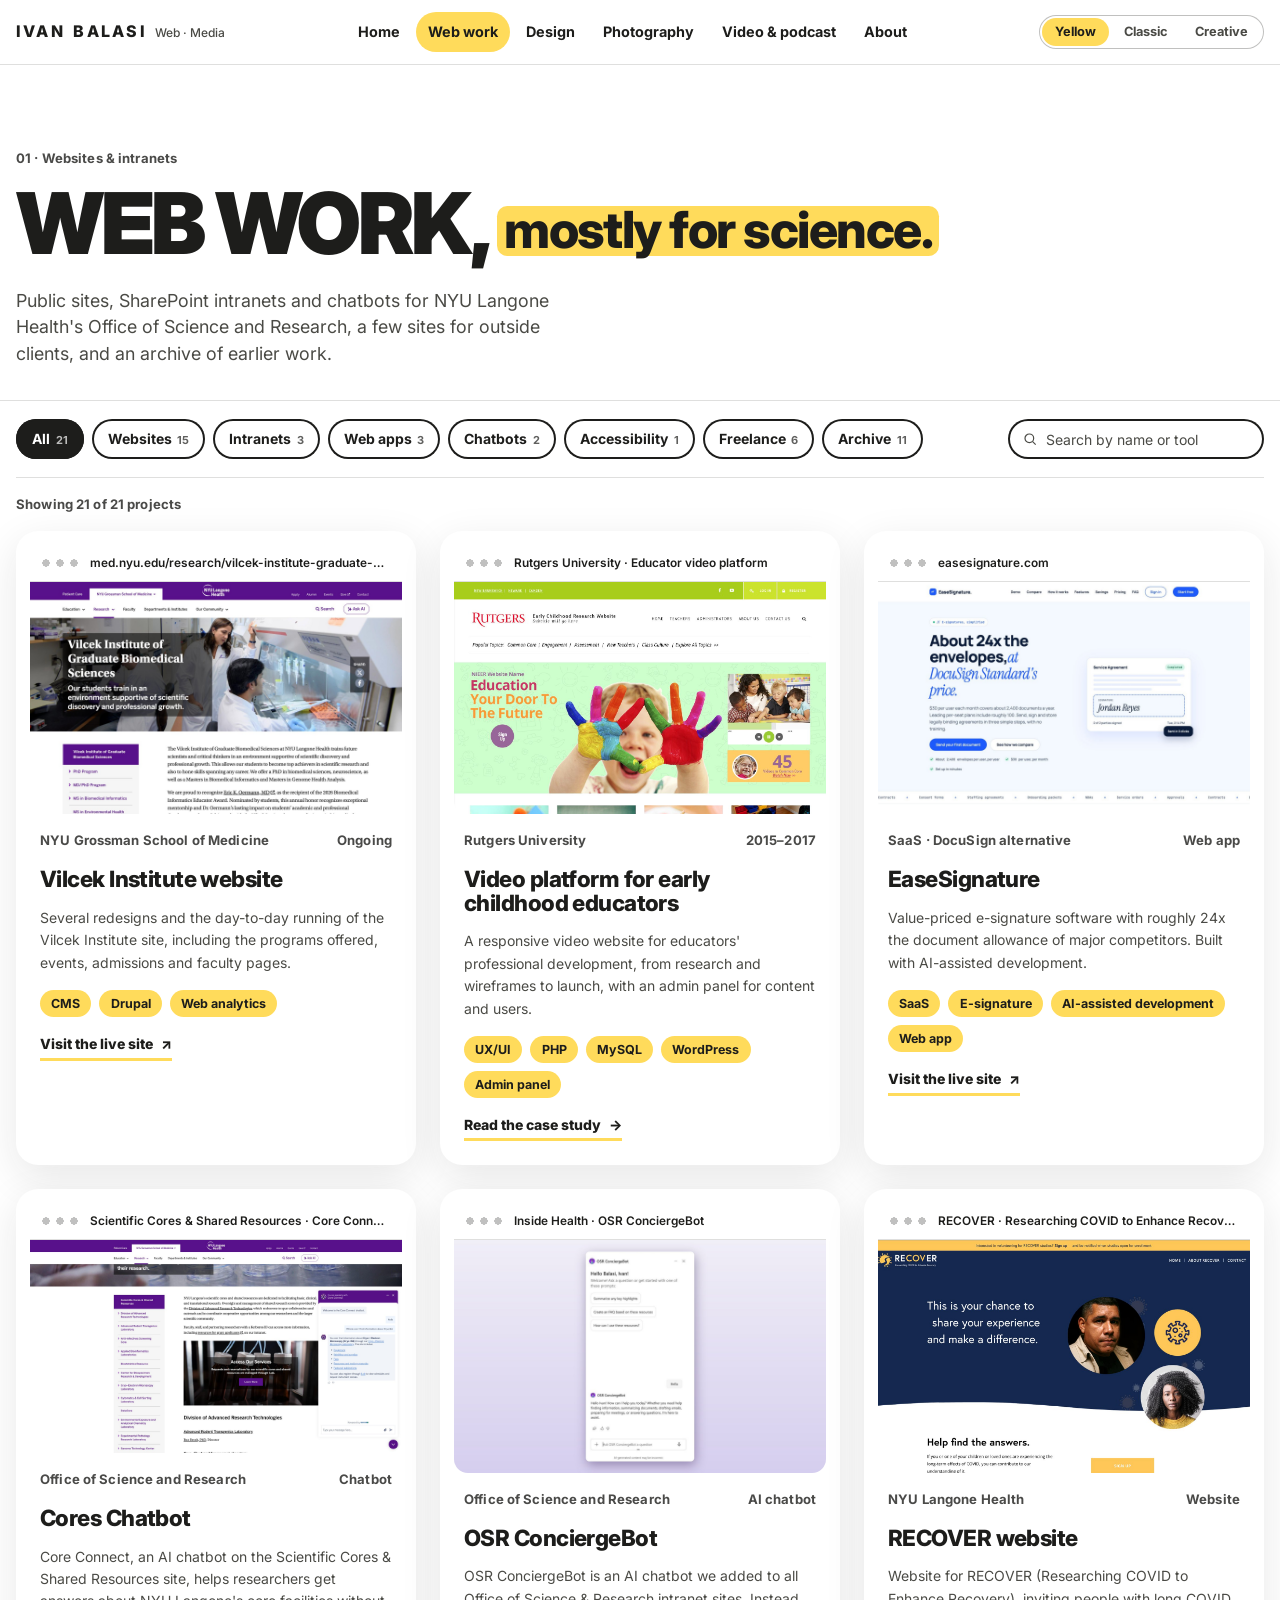
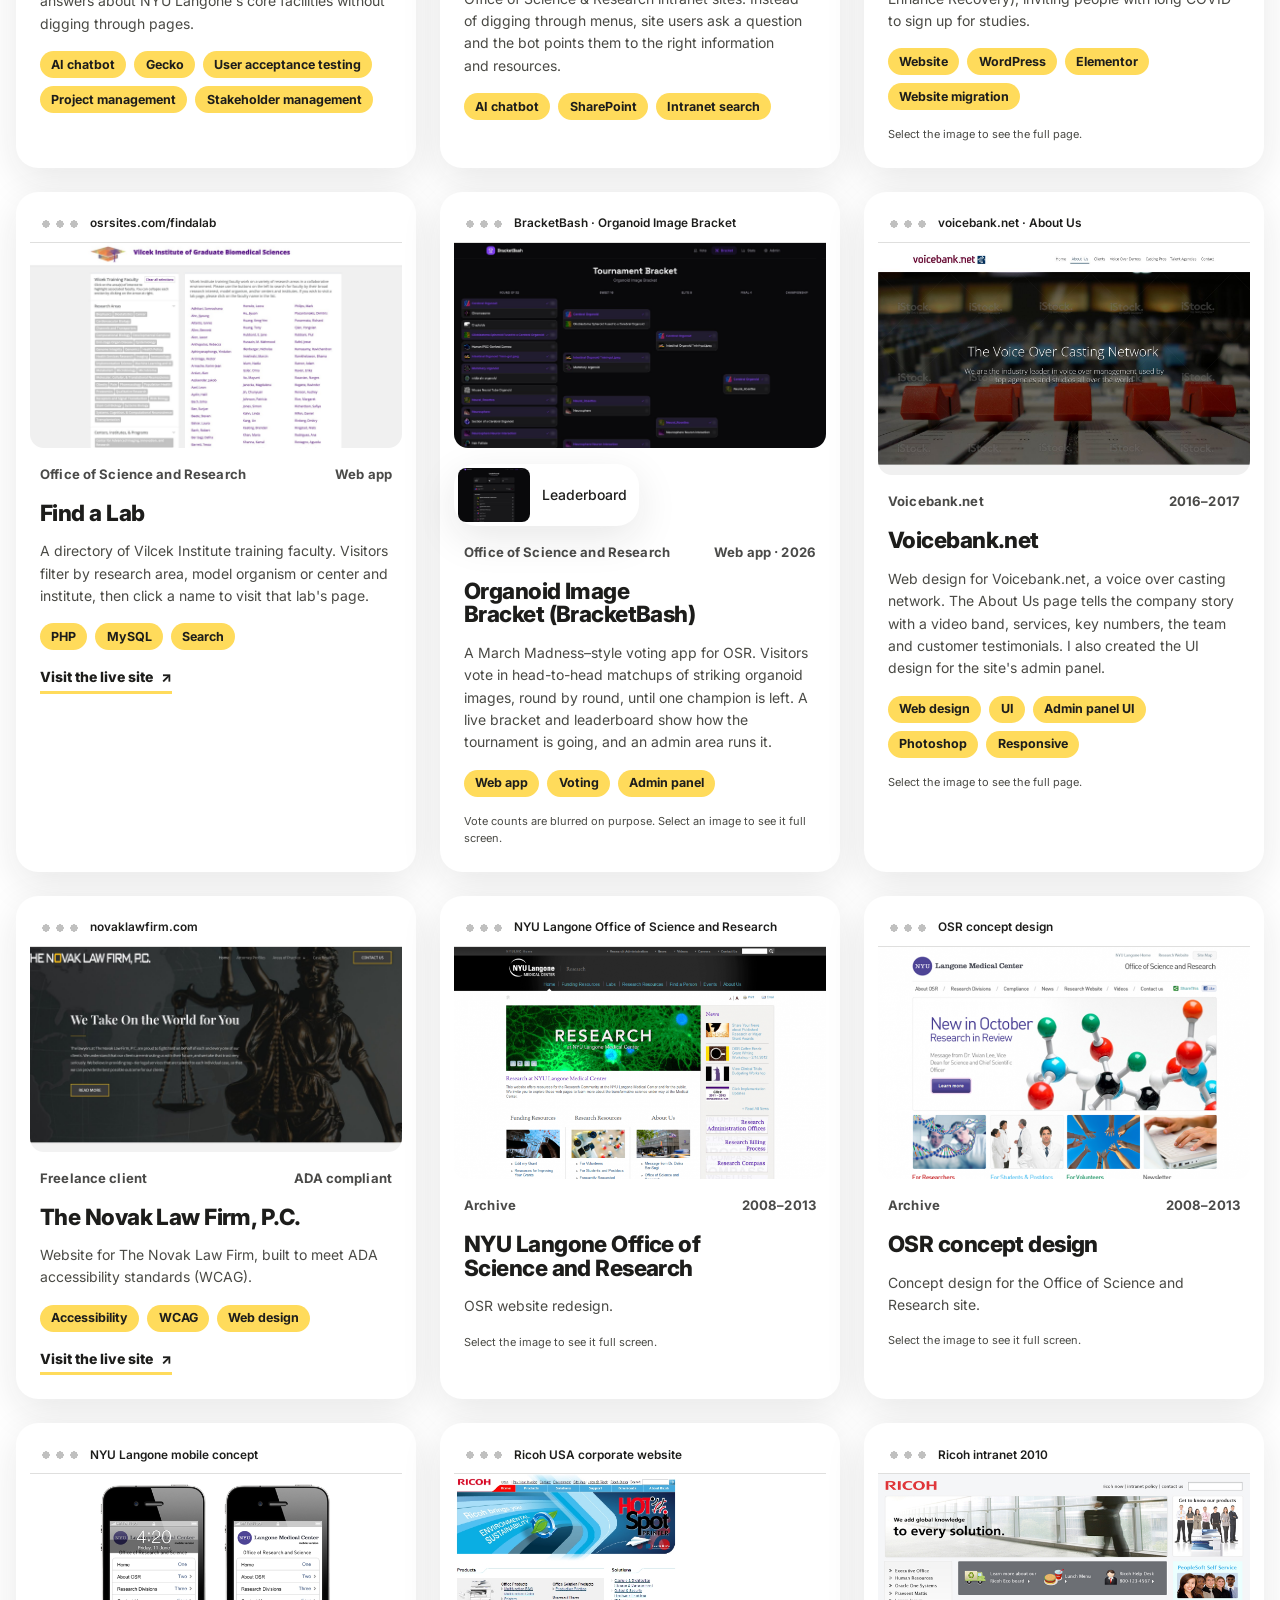
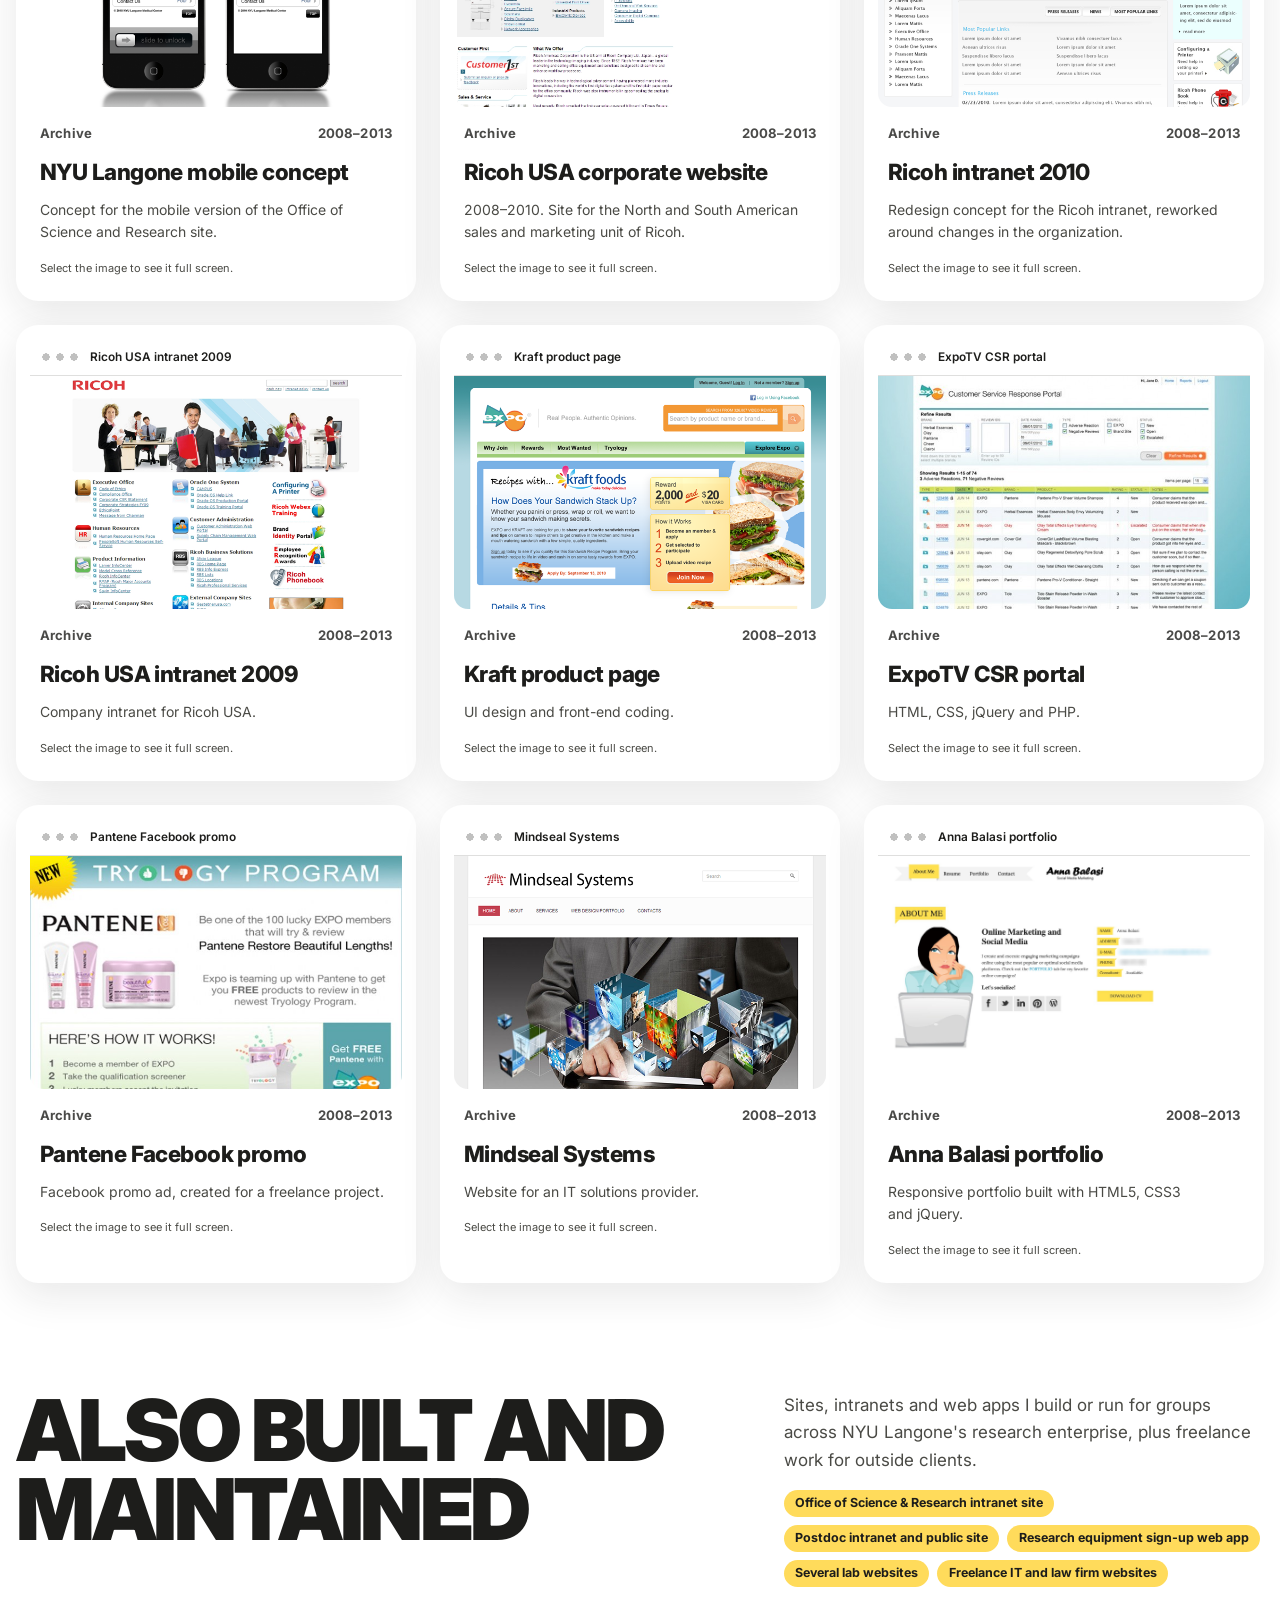
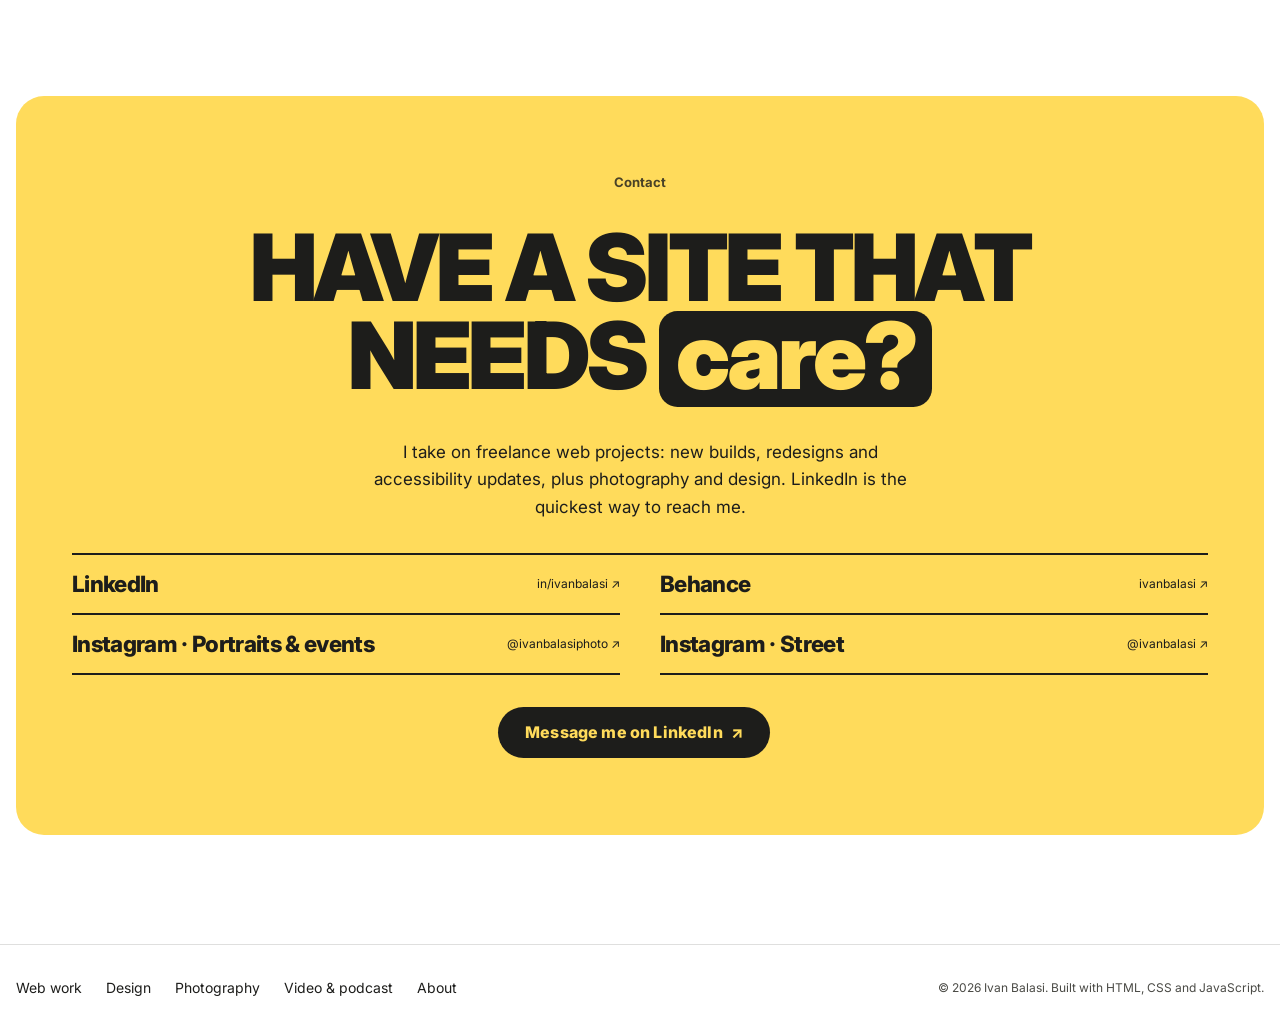
<file: work.html>
<!doctype html>
<html lang="en">
<head>
  <meta charset="utf-8">
  <meta name="viewport" content="width=device-width, initial-scale=1, viewport-fit=cover">
  <title>Web Development Portfolio — Ivan Balasi</title>
  <meta name="description" content="Web development portfolio of Ivan Balasi: Drupal and WordPress sites, SharePoint intranets, AI chatbots, web apps and ADA-compliant client websites.">
  <link rel="canonical" href="https://ivanbalasi.com/work.html">
  <meta property="og:type" content="website">
  <meta property="og:site_name" content="Ivan Balasi">
  <meta property="og:title" content="Web Development Portfolio — Ivan Balasi">
  <meta property="og:description" content="Web development portfolio of Ivan Balasi: Drupal and WordPress sites, SharePoint intranets, AI chatbots, web apps and ADA-compliant client websites.">
  <meta property="og:url" content="https://ivanbalasi.com/work.html">
  <meta property="og:image" content="https://ivanbalasi.com/img/og-image.jpg">
  <meta name="twitter:card" content="summary_large_image">
  <meta name="twitter:image" content="https://ivanbalasi.com/img/og-image.jpg">
  <meta property="og:image:width" content="1200">
  <meta property="og:image:height" content="630">
  <meta property="og:image:alt" content="Ivan Balasi: I build websites, and the pictures, video and sound in them.">
  <meta name="author" content="Ivan Balasi">
  <meta name="robots" content="index, follow, max-image-preview:large">
  <meta name="theme-color" content="#f5f5f7" media="(prefers-color-scheme: light)">
  <meta name="theme-color" content="#07080b" media="(prefers-color-scheme: dark)">
  <link rel="icon" href="favicon.svg" type="image/svg+xml">
  <link rel="preload" href="fonts/geist-var.woff2" as="font" type="font/woff2" crossorigin>
  <link rel="stylesheet" href="css/styles.css">
  <script src="js/theme-init.js"></script>
  <script type="application/ld+json">
{
 "@context": "https://schema.org",
 "@graph": [
  {
   "@type": "WebSite",
   "@id": "https://ivanbalasi.com/#website",
   "url": "https://ivanbalasi.com/",
   "name": "Ivan Balasi",
   "publisher": {
    "@id": "https://ivanbalasi.com/#ivan"
   },
   "inLanguage": "en"
  },
  {
   "@type": "CollectionPage",
   "@id": "https://ivanbalasi.com/work.html#page",
   "url": "https://ivanbalasi.com/work.html",
   "name": "Web Development Portfolio — Ivan Balasi",
   "description": "Web development portfolio of Ivan Balasi: Drupal and WordPress sites, SharePoint intranets, AI chatbots, web apps and ADA-compliant client websites.",
   "isPartOf": {
    "@id": "https://ivanbalasi.com/#website"
   },
   "author": {
    "@id": "https://ivanbalasi.com/#ivan"
   }
  },
  {
   "@type": "BreadcrumbList",
   "itemListElement": [
    {
     "@type": "ListItem",
     "position": 1,
     "name": "Home",
     "item": "https://ivanbalasi.com/"
    },
    {
     "@type": "ListItem",
     "position": 2,
     "name": "Web work",
     "item": "https://ivanbalasi.com/work.html"
    }
   ]
  }
 ]
}
  </script>
</head>
<body>
<a class="skip-link" href="#main">Skip to content</a>
<header class="site-header">
  <div class="wrap">
    <a class="brand" href="index.html" aria-label="Ivan Balasi, home">Ivan Balasi <span>Web · Media</span></a>
    <nav class="site-nav" id="site-nav" aria-label="Main">
      <ul class="nav-list">
        <li><a href="index.html">Home</a></li>
        <li><a href="work.html" aria-current="page">Web work</a></li>
        <li><a href="design.html">Design</a></li>
        <li><a href="photography.html">Photography</a></li>
        <li><a href="media.html">Video &amp; podcast</a></li>
        <li><a href="about.html">About</a></li>
      </ul>
    </nav>
    <div class="header-tools">
      <button type="button" class="icon-btn theme-toggle" data-mode="system" aria-label="Change theme"><svg data-icon="system" viewBox="0 0 24 24" fill="none" stroke="currentColor" stroke-width="1.6" aria-hidden="true"><circle cx="12" cy="12" r="8.5"/><path d="M12 3.5v17a8.5 8.5 0 0 0 0-17z" fill="currentColor"/></svg><svg data-icon="light" viewBox="0 0 24 24" fill="none" stroke="currentColor" stroke-width="1.6" aria-hidden="true"><circle cx="12" cy="12" r="4"/><path d="M12 2v2M12 20v2M4.9 4.9l1.4 1.4M17.7 17.7l1.4 1.4M2 12h2M20 12h2M4.9 19.1l1.4-1.4M17.7 6.3l1.4-1.4"/></svg><svg data-icon="dark" viewBox="0 0 24 24" fill="none" stroke="currentColor" stroke-width="1.6" aria-hidden="true"><path d="M20 14.5A8 8 0 0 1 9.5 4a8 8 0 1 0 10.5 10.5z"/></svg></button>
      <button type="button" class="icon-btn menu-toggle" aria-expanded="false" aria-controls="site-nav" aria-label="Open menu"><span class="bars" aria-hidden="true"><span class="bar"></span><span class="bar"></span></span></button>
    </div>
  </div>
</header>
<main id="main">
  <section class="page-hero">
    <div class="wrap">
      <span class="label">01 · Websites &amp; intranets</span>
      <h1 class="page-title">Web work, <span class="serif">mostly for science.</span></h1>
      <p class="lede">Public sites, SharePoint intranets and chatbots for NYU Langone Health's Office of Science and Research, a few sites for outside clients, and an archive of earlier work.</p>
    </div>
  </section>

  <section aria-labelledby="index-title">
    <div class="wrap">
      <h2 id="index-title" class="visually-hidden">Project index</h2>
      <div class="toolbar">
        <div class="filters" role="group" aria-label="Filter projects by type">
          <button type="button" class="chip" data-filter="all" aria-pressed="true">All</button>
          <button type="button" class="chip" data-filter="website" aria-pressed="false">Websites</button>
          <button type="button" class="chip" data-filter="intranet" aria-pressed="false">Intranets</button>
          <button type="button" class="chip" data-filter="webapp" aria-pressed="false">Web apps</button>
          <button type="button" class="chip" data-filter="chatbot" aria-pressed="false">Chatbots</button>
          <button type="button" class="chip" data-filter="accessibility" aria-pressed="false">Accessibility</button>
          <button type="button" class="chip" data-filter="freelance" aria-pressed="false">Freelance</button>
          <button type="button" class="chip" data-filter="archive" aria-pressed="false">Archive</button>
        </div>
        <form class="search" role="search" aria-label="Search projects">
          <label for="work-search" class="visually-hidden">Search projects</label>
          <svg viewBox="0 0 24 24" fill="none" stroke="currentColor" stroke-width="1.8" aria-hidden="true"><circle cx="11" cy="11" r="6.5"/><path d="M16 16l4.5 4.5"/></svg>
          <input id="work-search" type="search" placeholder="Search by name or tool" autocomplete="off">
        </form>
      </div>
      <p class="result-line label" id="work-status" role="status" aria-live="polite">Showing 22 projects</p>
      <ul class="work-grid" data-work-grid>
      <li class="work-card" data-category="website">
        <div class="frame"><div class="frame-bar" aria-hidden="true"><span>med.nyu.edu/research/vilcek-institute-graduate-biomedical-sciences</span></div><div class="media"><img src="img/web/vilcek-site.jpg" alt="Homepage of the Vilcek Institute of Graduate Biomedical Sciences website" loading="lazy" decoding="async"><div class="media-fallback" aria-hidden="true"><span class="tile-note">NYU Grossman School of Medicine</span><span class="tile-mark">Vilcek</span></div></div></div>
        <div class="card-meta"><span class="label">NYU Grossman School of Medicine</span><span class="label">Ongoing</span></div>
        <h3>Vilcek Institute website</h3>
        <p>Several redesigns and the day-to-day running of the Vilcek Institute site, including the programs offered, events, admissions and faculty pages.</p>
        <ul class="tags" aria-label="Tools"><li>CMS</li><li>Drupal</li><li>Web analytics</li></ul>
        <a class="link-arrow card-link" href="https://med.nyu.edu/research/vilcek-institute-graduate-biomedical-sciences/" target="_blank" rel="noopener">Visit the live site <span class="arrow" aria-hidden="true">↗</span><span class="visually-hidden"> (Vilcek Institute, opens in a new tab)</span></a>
      </li>
      <li class="work-card" data-category="freelance website">
        <div class="frame"><div class="frame-bar" aria-hidden="true"><span>Rutgers University · Educator video platform</span></div><div class="media"><img src="img/case/rutgers/04-mockup-subjects.jpg" alt="Home page design for the Rutgers early childhood educator video platform" loading="lazy" decoding="async"><div class="media-fallback" aria-hidden="true"><span class="tile-note">Rutgers University · Freelance</span><span class="tile-mark">Rutgers</span></div></div></div>
        <div class="card-meta"><span class="label">Rutgers University</span><span class="label">2015–2017</span></div>
        <h3>Video platform for early childhood educators</h3>
        <p>A responsive video website for educators' professional development, from research and wireframes to launch, with an admin panel for content and users.</p>
        <ul class="tags" aria-label="Tools"><li>UX/UI</li><li>PHP</li><li>MySQL</li><li>WordPress</li><li>Admin panel</li></ul>
        <a class="link-arrow card-link" href="case-rutgers.html">Read the case study <span class="arrow" aria-hidden="true">→</span></a>
      </li>
      <li class="work-card" data-category="webapp">
        <div class="frame"><div class="frame-bar" aria-hidden="true"><span>easesignature.com</span></div><div class="media"><img src="img/web/easesignature.jpg" alt="EaseSignature home page: About 24x the envelopes, at DocuSign Standard's price, beside a signed Service Agreement" loading="lazy" decoding="async"><div class="media-fallback" aria-hidden="true"><span class="tile-note">E-signature · DocuSign alternative</span><span class="tile-mark">Ease<br>Signature</span></div></div></div>
        <div class="card-meta"><span class="label">SaaS · DocuSign alternative</span><span class="label">Web app</span></div>
        <h3>EaseSignature</h3>
        <p>Value-priced e-signature software with roughly 24x the document allowance of major competitors. Built with AI-assisted development.</p>
        <ul class="tags" aria-label="Tools"><li>SaaS</li><li>E-signature</li><li>AI-assisted development</li><li>Web app</li></ul>
        <a class="link-arrow card-link" href="https://easesignature.com/" target="_blank" rel="noopener">Visit the live site <span class="arrow" aria-hidden="true">↗</span><span class="visually-hidden"> (EaseSignature, opens in a new tab)</span></a>
      </li>
      <li class="work-card" data-category="chatbot">
        <div class="frame"><div class="frame-bar" aria-hidden="true"><span>Scientific Cores &amp; Shared Resources · Core Connect</span></div><div class="media media--wide" style="--ratio: 2000 / 1144"><img src="img/web/cores-chatbot.jpg" alt="Scientific Cores &amp; Shared Resources page with the Core Connect chatbot open, answering where to find information about Cryo-EM with links to equipment, fees and training" loading="lazy" decoding="async"><div class="media-fallback" aria-hidden="true"><span class="tile-note">Office of Science and Research</span><span class="tile-mark">Cores<br>Bot</span></div></div></div>
        <div class="card-meta"><span class="label">Office of Science and Research</span><span class="label">Chatbot</span></div>
        <h3>Cores Chatbot</h3>
        <p>Core Connect, an AI chatbot on the Scientific Cores &amp; Shared Resources site, helps researchers get answers about NYU Langone&#x27;s core facilities without digging through pages.</p>
        <ul class="tags" aria-label="Tools"><li>AI chatbot</li><li>Gecko</li><li>User acceptance testing</li><li>Project management</li><li>Stakeholder management</li></ul>
      </li>
      <li class="work-card" data-category="chatbot intranet">
        <div class="frame"><div class="frame-bar" aria-hidden="true"><span>Inside Health · OSR ConciergeBot</span></div><div class="media"><img src="img/web/osr-conciergebot.jpg" alt="OSR ConciergeBot chat panel greeting the user and offering prompts such as Summarize any key highlights and How can I use these resources?" loading="lazy" decoding="async"><div class="media-fallback" aria-hidden="true"><span class="tile-note">Office of Science and Research</span><span class="tile-mark">Concierge<br>Bot</span></div></div></div>
        <div class="card-meta"><span class="label">Office of Science and Research</span><span class="label">AI chatbot</span></div>
        <h3>OSR ConciergeBot</h3>
        <p>OSR ConciergeBot is an AI chatbot we added to all Office of Science &amp; Research intranet sites. Instead of digging through menus, site users ask a question and the bot points them to the right information and resources.</p>
        <ul class="tags" aria-label="Tools"><li>AI chatbot</li><li>SharePoint</li><li>Intranet search</li></ul>
      </li>
      <li class="work-card" data-category="website">
        <div class="frame"><div class="frame-bar" aria-hidden="true"><span>RECOVER · Researching COVID to Enhance Recovery</span></div><button type="button" class="frame-open" data-lightbox="recover" data-title="RECOVER website" aria-label="See the full RECOVER page"><div class="media"><img src="img/web/recover.jpg" alt="RECOVER website: navy hero reading This is your chance to share your experience and make a difference, with a sign-up section below" loading="lazy" decoding="async"><div class="media-fallback" aria-hidden="true"><span class="tile-note">NYU Langone Health</span><span class="tile-mark">RECOVER</span></div></div></button></div>
        <div class="card-meta"><span class="label">NYU Langone Health</span><span class="label">Website</span></div>
        <h3>RECOVER website</h3>
        <p>Website for RECOVER (Researching COVID to Enhance Recovery), inviting people with long COVID to sign up for studies.</p>
        <ul class="tags" aria-label="Tools"><li>Website</li><li>WordPress</li><li>Elementor</li><li>Website migration</li></ul>
        <span class="card-note">Select the image to see the full page.</span>
      </li>
      <li class="work-card" data-category="website webapp">
        <div class="frame"><div class="frame-bar" aria-hidden="true"><span>osrsites.com/findalab</span></div><div class="media media--wide"><img src="img/web/find-a-lab.jpg" alt="Find a Lab: Vilcek Training Faculty directory with research-area filter buttons on the left and an alphabetical faculty list on the right" loading="lazy" decoding="async"><div class="media-fallback" aria-hidden="true"><span class="tile-note">Office of Science and Research</span><span class="tile-mark">Find<br>a Lab</span></div></div></div>
        <div class="card-meta"><span class="label">Office of Science and Research</span><span class="label">Web app</span></div>
        <h3>Find a Lab</h3>
        <p>A directory of Vilcek Institute training faculty. Visitors filter by research area, model organism or center and institute, then click a name to visit that lab&#x27;s page.</p>
        <ul class="tags" aria-label="Tools"><li>PHP</li><li>MySQL</li><li>Search</li></ul>
        <a class="link-arrow card-link" href="https://osrsites.com/findalab/" target="_blank" rel="noopener">Visit the live site <span class="arrow" aria-hidden="true">↗</span><span class="visually-hidden"> (Find a Lab, opens in a new tab)</span></a>
      </li>
      <li class="work-card" data-category="webapp website">
        <div class="frame"><div class="frame-bar" aria-hidden="true"><span>BracketBash · Organoid Image Bracket</span></div><button type="button" class="frame-open" data-lightbox="bracketbash" data-title="BracketBash: tournament bracket (vote counts blurred)" aria-label="See the BracketBash tournament bracket full screen"><div class="media media--wide"><img src="img/web/bracketbash-bracket.jpg" alt="BracketBash tournament bracket for the Organoid Image Bracket, from Round of 32 to Final 4, with organoid images in each matchup. Vote counts are blurred." loading="lazy" decoding="async"><div class="media-fallback" aria-hidden="true"><span class="tile-note">Office of Science and Research</span><span class="tile-mark">Bracket<br>Bash</span></div></div></button></div>
        <button type="button" class="thumb-open" data-lightbox="bracketbash" data-title="BracketBash: leaderboard (vote counts blurred)" aria-label="See the BracketBash leaderboard full screen"><div class="media"><img src="img/web/bracketbash-leaderboard.jpg" alt="BracketBash leaderboard with the hottest matchup and the top 10 fan favorites. Vote counts are blurred." loading="lazy" decoding="async"><div class="media-fallback" aria-hidden="true"><span class="tile-note">Leaderboard</span><span class="tile-mark">Stats</span></div></div><span>Leaderboard</span></button>
        <div class="card-meta"><span class="label">Office of Science and Research</span><span class="label">Web app · 2026</span></div>
        <h3>Organoid Image Bracket (BracketBash)</h3>
        <p>A March Madness–style voting app for OSR. Visitors vote in head-to-head matchups of striking organoid images, round by round, until one champion is left. A live bracket and leaderboard show how the tournament is going, and an admin area runs it.</p>
        <ul class="tags" aria-label="Tools"><li>Web app</li><li>Voting</li><li>Admin panel</li></ul>
        <span class="card-note">Vote counts are blurred on purpose. Select an image to see it full screen.</span>
      </li>
      <li class="work-card" data-category="freelance website">
        <div class="frame"><div class="frame-bar" aria-hidden="true"><span>voicebank.net · About Us</span></div><button type="button" class="frame-open" data-lightbox="voicebank" data-title="Voicebank.net About Us page design" aria-label="See the full Voicebank.net page design"><div class="media"><img src="img/web/voicebank.jpg" alt="Voicebank.net About Us page design: hero reading The Voice Over Casting Network, Our Story, a video band, services, stats, team, and testimonials" loading="lazy" decoding="async"><div class="media-fallback" aria-hidden="true"><span class="tile-note">Freelance client</span><span class="tile-mark">Voicebank</span></div></div></button></div>
        <div class="card-meta"><span class="label">Voicebank.net</span><span class="label">2016–2017</span></div>
        <h3>Voicebank.net</h3>
        <p>Web design for Voicebank.net, a voice over casting network. The About Us page tells the company story with a video band, services, key numbers, the team and customer testimonials. I also created the UI design for the site&#x27;s admin panel.</p>
        <ul class="tags" aria-label="Tools"><li>Web design</li><li>UI</li><li>Admin panel UI</li><li>Photoshop</li><li>Responsive</li></ul>
        <span class="card-note">Select the image to see the full page.</span>
      </li>
      <li class="work-card" data-category="freelance accessibility website">
        <div class="frame"><div class="frame-bar" aria-hidden="true"><span>novaklawfirm.com</span></div><div class="media media--wide"><img src="img/web/novak-law.jpg" alt="The Novak Law Firm home page: dark hero with a Lady Justice statue and the headline We Take On the World for You" loading="lazy" decoding="async"><div class="media-fallback" aria-hidden="true"><span class="tile-note">Freelance client</span><span class="tile-mark">Novak<br>Law</span></div></div></div>
        <div class="card-meta"><span class="label">Freelance client</span><span class="label">ADA compliant</span></div>
        <h3>The Novak Law Firm, P.C.</h3>
        <p>Website for The Novak Law Firm, built to meet ADA accessibility standards (WCAG).</p>
        <ul class="tags" aria-label="Tools"><li>Accessibility</li><li>WCAG</li><li>Web design</li></ul>
        <a class="link-arrow card-link" href="https://novaklawfirm.com/" target="_blank" rel="noopener">Visit the live site <span class="arrow" aria-hidden="true">↗</span><span class="visually-hidden"> (Novak Law Firm, opens in a new tab)</span></a>
      </li>
      <li class="work-card" data-category="archive website">
        <div class="frame"><div class="frame-bar" aria-hidden="true"><span>NYU Langone Office of Science and Research</span></div><button type="button" class="frame-open" data-lightbox="archive" data-title="NYU Langone Office of Science and Research" data-full="img/web/full/osr-website-full.png" aria-label="See the full screen version of NYU Langone Office of Science and Research"><div class="media "><img src="img/web/full/osr-website-full.png" data-fallback="https://ivanbalasi.com/wp-content/uploads/2012/02/osr-thumbnail-1.png" alt="Screenshot of NYU Langone Office of Science and Research" loading="lazy" decoding="async"><div class="media-fallback" aria-hidden="true"><span class="tile-note">Archive</span><span class="tile-mark">NYU Langone Office of Science and Research</span></div></div></button></div>
        <div class="card-meta"><span class="label">Archive</span><span class="label">2008–2013</span></div>
        <h3>NYU Langone Office of Science and Research</h3>
        <p>OSR website redesign.</p>
        <span class="card-note">Select the image to see it full screen.</span>
      </li>
      <li class="work-card" data-category="archive website">
        <div class="frame"><div class="frame-bar" aria-hidden="true"><span>OSR concept design</span></div><button type="button" class="frame-open" data-lightbox="archive" data-title="OSR concept design" data-full="img/web/full/osr-concept-full.png" aria-label="See the full screen version of OSR concept design"><div class="media "><img src="img/web/full/osr-concept-full.png" data-fallback="https://ivanbalasi.com/wp-content/uploads/2012/02/nyulmc-concept3-680x778.png" alt="Screenshot of OSR concept design" loading="lazy" decoding="async"><div class="media-fallback" aria-hidden="true"><span class="tile-note">Archive</span><span class="tile-mark">OSR concept design</span></div></div></button></div>
        <div class="card-meta"><span class="label">Archive</span><span class="label">2008–2013</span></div>
        <h3>OSR concept design</h3>
        <p>Concept design for the Office of Science and Research site.</p>
        <span class="card-note">Select the image to see it full screen.</span>
      </li>
      <li class="work-card" data-category="archive website">
        <div class="frame"><div class="frame-bar" aria-hidden="true"><span>NYU Langone mobile concept</span></div><button type="button" class="frame-open" data-lightbox="archive" data-title="NYU Langone mobile concept" data-full="img/web/full/osr-mobile-full.png" aria-label="See the full screen version of NYU Langone mobile concept"><div class="media "><img src="img/web/full/osr-mobile-full.png" data-fallback="https://ivanbalasi.com/wp-content/uploads/2012/03/nyu-mobile.png" alt="Screenshot of NYU Langone mobile concept" loading="lazy" decoding="async"><div class="media-fallback" aria-hidden="true"><span class="tile-note">Archive</span><span class="tile-mark">NYU Langone mobile concept</span></div></div></button></div>
        <div class="card-meta"><span class="label">Archive</span><span class="label">2008–2013</span></div>
        <h3>NYU Langone mobile concept</h3>
        <p>Concept for the mobile version of the Office of Science and Research site.</p>
        <span class="card-note">Select the image to see it full screen.</span>
      </li>
      <li class="work-card" data-category="archive website">
        <div class="frame"><div class="frame-bar" aria-hidden="true"><span>Ricoh USA corporate website</span></div><button type="button" class="frame-open" data-lightbox="archive" data-title="Ricoh USA corporate website" data-full="img/web/full/ricoh-usa-full.png" aria-label="See the full screen version of Ricoh USA corporate website"><div class="media "><img src="img/web/full/ricoh-usa-full.png" data-fallback="https://ivanbalasi.com/wp-content/uploads/2012/03/ricoh-usa-1.png" alt="Screenshot of Ricoh USA corporate website" loading="lazy" decoding="async"><div class="media-fallback" aria-hidden="true"><span class="tile-note">Archive</span><span class="tile-mark">Ricoh USA corporate website</span></div></div></button></div>
        <div class="card-meta"><span class="label">Archive</span><span class="label">2008–2013</span></div>
        <h3>Ricoh USA corporate website</h3>
        <p>2008–2010. Site for the North and South American sales and marketing unit of Ricoh.</p>
        <span class="card-note">Select the image to see it full screen.</span>
      </li>
      <li class="work-card" data-category="archive intranet">
        <div class="frame"><div class="frame-bar" aria-hidden="true"><span>Ricoh intranet 2010</span></div><button type="button" class="frame-open" data-lightbox="archive" data-title="Ricoh intranet 2010" data-full="img/web/full/ricoh-intranet-2010-full.png" aria-label="See the full screen version of Ricoh intranet 2010"><div class="media "><img src="img/web/full/ricoh-intranet-2010-full.png" data-fallback="https://ivanbalasi.com/wp-content/uploads/2012/03/intranetVer6.png" alt="Screenshot of Ricoh intranet 2010" loading="lazy" decoding="async"><div class="media-fallback" aria-hidden="true"><span class="tile-note">Archive</span><span class="tile-mark">Ricoh intranet 2010</span></div></div></button></div>
        <div class="card-meta"><span class="label">Archive</span><span class="label">2008–2013</span></div>
        <h3>Ricoh intranet 2010</h3>
        <p>Redesign concept for the Ricoh intranet, reworked around changes in the organization.</p>
        <span class="card-note">Select the image to see it full screen.</span>
      </li>
      <li class="work-card" data-category="archive intranet">
        <div class="frame"><div class="frame-bar" aria-hidden="true"><span>Ricoh USA intranet 2009</span></div><button type="button" class="frame-open" data-lightbox="archive" data-title="Ricoh USA intranet 2009" data-full="img/web/full/ricoh-intranet-2009-full.png" aria-label="See the full screen version of Ricoh USA intranet 2009"><div class="media "><img src="img/web/full/ricoh-intranet-2009-full.png" data-fallback="https://ivanbalasi.com/wp-content/uploads/2012/03/intranet2009-thumb.png" alt="Screenshot of Ricoh USA intranet 2009" loading="lazy" decoding="async"><div class="media-fallback" aria-hidden="true"><span class="tile-note">Archive</span><span class="tile-mark">Ricoh USA intranet 2009</span></div></div></button></div>
        <div class="card-meta"><span class="label">Archive</span><span class="label">2008–2013</span></div>
        <h3>Ricoh USA intranet 2009</h3>
        <p>Company intranet for Ricoh USA.</p>
        <span class="card-note">Select the image to see it full screen.</span>
      </li>
      <li class="work-card" data-category="archive website">
        <div class="frame"><div class="frame-bar" aria-hidden="true"><span>Kraft product page</span></div><button type="button" class="frame-open" data-lightbox="archive" data-title="Kraft product page" data-full="img/web/full/kraft-full.png" aria-label="See the full screen version of Kraft product page"><div class="media "><img src="img/web/full/kraft-full.png" data-fallback="https://ivanbalasi.com/wp-content/uploads/2012/03/kraft-thumb.png" alt="Screenshot of Kraft product page" loading="lazy" decoding="async"><div class="media-fallback" aria-hidden="true"><span class="tile-note">Archive</span><span class="tile-mark">Kraft product page</span></div></div></button></div>
        <div class="card-meta"><span class="label">Archive</span><span class="label">2008–2013</span></div>
        <h3>Kraft product page</h3>
        <p>UI design and front-end coding.</p>
        <span class="card-note">Select the image to see it full screen.</span>
      </li>
      <li class="work-card" data-category="archive website">
        <div class="frame"><div class="frame-bar" aria-hidden="true"><span>ExpoTV CSR portal</span></div><button type="button" class="frame-open" data-lightbox="archive" data-title="ExpoTV CSR portal" data-full="img/web/full/expotv-full.jpg" aria-label="See the full screen version of ExpoTV CSR portal"><div class="media "><img src="img/web/full/expotv-full.jpg" data-fallback="https://ivanbalasi.com/wp-content/uploads/2012/02/home_screen_v213-680x680.jpg" alt="Screenshot of ExpoTV CSR portal" loading="lazy" decoding="async"><div class="media-fallback" aria-hidden="true"><span class="tile-note">Archive</span><span class="tile-mark">ExpoTV CSR portal</span></div></div></button></div>
        <div class="card-meta"><span class="label">Archive</span><span class="label">2008–2013</span></div>
        <h3>ExpoTV CSR portal</h3>
        <p>HTML, CSS, jQuery and PHP.</p>
        <span class="card-note">Select the image to see it full screen.</span>
      </li>
      <li class="work-card" data-category="archive freelance">
        <div class="frame"><div class="frame-bar" aria-hidden="true"><span>Pantene Facebook promo</span></div><button type="button" class="frame-open" data-lightbox="archive" data-title="Pantene Facebook promo" data-full="img/web/full/pantene-full.jpg" aria-label="See the full screen version of Pantene Facebook promo"><div class="media "><img src="img/web/full/pantene-full.jpg" data-fallback="https://ivanbalasi.com/wp-content/uploads/2012/02/pantene-facebook-thumb1.jpg" alt="Screenshot of Pantene Facebook promo" loading="lazy" decoding="async"><div class="media-fallback" aria-hidden="true"><span class="tile-note">Archive</span><span class="tile-mark">Pantene Facebook promo</span></div></div></button></div>
        <div class="card-meta"><span class="label">Archive</span><span class="label">2008–2013</span></div>
        <h3>Pantene Facebook promo</h3>
        <p>Facebook promo ad, created for a freelance project.</p>
        <span class="card-note">Select the image to see it full screen.</span>
      </li>
      <li class="work-card" data-category="archive freelance website">
        <div class="frame"><div class="frame-bar" aria-hidden="true"><span>Mindseal Systems</span></div><button type="button" class="frame-open" data-lightbox="archive" data-title="Mindseal Systems" data-full="img/web/full/mindseal-full.png" aria-label="See the full screen version of Mindseal Systems"><div class="media "><img src="img/web/full/mindseal-full.png" data-fallback="https://ivanbalasi.com/wp-content/uploads/2013/03/mindseal-thumb.png" alt="Screenshot of Mindseal Systems" loading="lazy" decoding="async"><div class="media-fallback" aria-hidden="true"><span class="tile-note">Archive</span><span class="tile-mark">Mindseal Systems</span></div></div></button></div>
        <div class="card-meta"><span class="label">Archive</span><span class="label">2008–2013</span></div>
        <h3>Mindseal Systems</h3>
        <p>Website for an IT solutions provider.</p>
        <span class="card-note">Select the image to see it full screen.</span>
      </li>
      <li class="work-card" data-category="archive freelance website">
        <div class="frame"><div class="frame-bar" aria-hidden="true"><span>Anna Balasi portfolio</span></div><button type="button" class="frame-open" data-lightbox="archive" data-title="Anna Balasi portfolio" data-full="img/web/full/anna-balasi-full.jpg" aria-label="See the full screen version of Anna Balasi portfolio"><div class="media "><img src="img/web/full/anna-balasi-full.jpg" alt="Screenshot of Anna Balasi portfolio" loading="lazy" decoding="async"><div class="media-fallback" aria-hidden="true"><span class="tile-note">Archive</span><span class="tile-mark">Anna Balasi portfolio</span></div></div></button></div>
        <div class="card-meta"><span class="label">Archive</span><span class="label">2008–2013</span></div>
        <h3>Anna Balasi portfolio</h3>
        <p>Responsive portfolio built with HTML5, CSS3 and jQuery.</p>
        <span class="card-note">Select the image to see it full screen.</span>
      </li>
      </ul>
      <div class="empty-state" id="work-empty" hidden>
        <h2>No projects match that.</h2>
        <p>Try another word, or clear the search and filters to see everything.</p>
        <button type="button" class="btn btn--ghost" id="work-reset">Show all projects</button>
      </div>
    </div>
  </section>

  <section class="section" aria-labelledby="also-title">
    <div class="wrap split">
      <div class="stack">
        <h2 id="also-title" class="page-title">Also built and maintained</h2>
      </div>
      <div class="stack">
        <p class="muted">Sites, intranets and web apps I build or run for groups across NYU Langone's research enterprise, plus freelance work for outside clients.</p>
        <ul class="tags" aria-label="Other projects"><li>Office of Science &amp; Research intranet site</li><li>Postdoc intranet and public site</li><li>Research equipment sign-up web app</li><li>Several lab websites</li><li>Freelance IT and law firm websites</li></ul>
      </div>
    </div>
  </section>
</main>
<section class="contact-band" id="contact" aria-labelledby="contact-title">
  <div class="wrap">
    <span class="label">Contact</span>
    <h2 id="contact-title">Have a site that needs <span class="serif">care?</span></h2>
    <p>I take on freelance web projects: new builds, redesigns and accessibility updates, plus photography and design. LinkedIn is the quickest way to reach me.</p>
    <ul class="contact-links">
      <li><a href="https://www.linkedin.com/in/ivanbalasi/" target="_blank" rel="noopener">LinkedIn <span class="handle">in/ivanbalasi <span class="arrow" aria-hidden="true">↗</span></span></a></li>
      <li><a href="https://www.behance.net/ivanbalasi" target="_blank" rel="noopener">Behance <span class="handle">ivanbalasi <span class="arrow" aria-hidden="true">↗</span></span></a></li>
      <li><a href="https://www.instagram.com/ivanbalasiphoto/" target="_blank" rel="noopener">Instagram · Portraits &amp; events <span class="handle">@ivanbalasiphoto <span class="arrow" aria-hidden="true">↗</span></span></a></li>
      <li><a href="https://www.instagram.com/ivanbalasi/" target="_blank" rel="noopener">Instagram · Street <span class="handle">@ivanbalasi <span class="arrow" aria-hidden="true">↗</span></span></a></li>
      <li data-email-row><a href="#">Email <span class="handle" data-email-text></span></a></li>
    </ul>
    <div class="actions">
      <a class="btn" href="https://www.linkedin.com/in/ivanbalasi/" target="_blank" rel="noopener">Message me on LinkedIn <span class="arrow" aria-hidden="true">↗</span></a>
      <button type="button" class="btn btn--ghost" data-copy-email aria-describedby="copy-status">Copy email address</button>
      <span class="copy-status" id="copy-status" role="status"></span>
    </div>
  </div>
</section>
<footer class="site-footer">
  <div class="wrap">
    <nav aria-label="Footer">
      <ul class="footer-links">
        <li><a href="work.html">Web work</a></li>
        <li><a href="design.html">Design</a></li>
        <li><a href="photography.html">Photography</a></li>
        <li><a href="media.html">Video &amp; podcast</a></li>
        <li><a href="about.html">About</a></li>
      </ul>
    </nav>
    <small>© <span data-year>2026</span> Ivan Balasi. Built with HTML, CSS and JavaScript.</small>
  </div>
</footer>
<script src="js/main.js" defer></script>
<script src="js/work-filter.js" defer></script>
<script src="js/lightbox.js" defer></script>
</body>
</html>
</file>
<file: css/styles.css>
/* ==========================================================================
   Ivan Balasi — Portfolio
   Layout concept: a working "proof sheet" — wide expanded type, hairline
   grids, every piece of work shown in a frame (browser chrome for web,
   print border for design, contact-sheet cell for photos).
   ========================================================================== */

/* ---------- Fonts (self-hosted, SIL OFL) ---------- */
@font-face {
  font-family: "Archivo";
  src: url("../fonts/archivo-var.woff2") format("woff2");
  font-weight: 100 900;
  font-stretch: 62% 125%;
  font-display: swap;
}
@font-face {
  font-family: "Instrument Serif";
  src: url("../fonts/instrument-serif-italic.woff2") format("woff2");
  font-style: italic;
  font-weight: 400;
  font-display: swap;
}
@font-face {
  font-family: "JetBrains Mono";
  src: url("../fonts/jetbrains-mono-var.woff2") format("woff2");
  font-weight: 100 800;
  font-display: swap;
}

@font-face { font-family: "Geist"; src: url("../fonts/geist-var.woff2") format("woff2"); font-weight: 100 900; font-display: swap; }
@font-face { font-family: "Syne"; src: url("../fonts/syne-var.woff2") format("woff2"); font-weight: 400 800; font-display: swap; }
@font-face { font-family: "Hanken Grotesk"; src: url("../fonts/hanken-grotesk-var.woff2") format("woff2"); font-weight: 100 900; font-display: swap; }


/* ---------- Tokens ---------- */
:root {
  /* Color — cool proof-paper, ink, one ultramarine accent */
  --paper: #f2f3f5;
  --paper-2: #e7e9ed;
  --ink: #0f1217;
  --ink-2: #4a505c;
  --line: #cfd3da;
  --accent: #2a38e8;
  --accent-ink: #ffffff;
  --focus: #2a38e8;
  --success: #1f7a4a;
  --accent-inverse: #8e98ff; /* accent on an ink-colored band */

  /* Type */
  --f-display: "Archivo", "Helvetica Neue", Arial, sans-serif;
  --f-body: "Archivo", "Helvetica Neue", Arial, sans-serif;
  --f-serif: "Instrument Serif", Georgia, "Times New Roman", serif;
  --f-mono: "JetBrains Mono", ui-monospace, SFMono-Regular, Menlo, Consolas, monospace;

  --t-xs: 0.75rem;
  --t-sm: 0.875rem;
  --t-base: 1.0625rem;
  --t-md: clamp(1.15rem, 1rem + 0.6vw, 1.4rem);
  --t-lg: clamp(1.5rem, 1.1rem + 1.6vw, 2.25rem);
  --t-xl: clamp(2.1rem, 1.3rem + 3.6vw, 4rem);
  --t-hero: clamp(2.9rem, 1rem + 8.4vw, 8.75rem);

  /* Space & layout */
  --s-1: 0.25rem;
  --s-2: 0.5rem;
  --s-3: 0.75rem;
  --s-4: 1rem;
  --s-5: 1.5rem;
  --s-6: 2rem;
  --s-7: 3rem;
  --s-8: clamp(3.5rem, 2rem + 6vw, 7rem);
  --max: 82rem;
  --gutter: max(16px, env(safe-area-inset-left, 0px));
  --gutter-r: max(16px, env(safe-area-inset-right, 0px));
  --header-h: 4rem;
  --radius: 2px;
  --ease: cubic-bezier(0.2, 0.7, 0.1, 1);
}

@media (prefers-color-scheme: dark) {
  :root:not([data-theme="light"]) {
    --paper: #0e1014;
    --paper-2: #171a20;
    --ink: #e9ebef;
    --ink-2: #9ca3ae;
    --line: #2b3039;
    --accent: #8e98ff;
    --accent-ink: #0e1014;
    --focus: #8e98ff;
    --success: #5cc98d;
    --accent-inverse: #2a38e8;
    color-scheme: dark;
  }
}
:root[data-theme="dark"] {
  --paper: #0e1014;
  --paper-2: #171a20;
  --ink: #e9ebef;
  --ink-2: #9ca3ae;
  --line: #2b3039;
  --accent: #8e98ff;
  --accent-ink: #0e1014;
  --focus: #8e98ff;
  --success: #5cc98d;
  --accent-inverse: #2a38e8;
  color-scheme: dark;
}

/* ---------- Base ---------- */
*,
*::before,
*::after { box-sizing: border-box; }

html {
  -webkit-text-size-adjust: 100%;
  scroll-behavior: smooth;
  scroll-padding-top: calc(var(--header-h) + 1rem);
}

body {
  margin: 0;
  background: var(--paper);
  color: var(--ink);
  font-family: var(--f-body);
  font-size: var(--t-base);
  line-height: 1.6;
  font-stretch: 100%;
  text-rendering: optimizeLegibility;
  -webkit-font-smoothing: antialiased;
  overflow-x: hidden;
}

/* Paint the safe-area band above the sticky header */
body::before {
  content: "";
  position: fixed;
  inset: 0 0 auto;
  height: env(safe-area-inset-top, 0px);
  z-index: 60;
  background: var(--paper);
}

[hidden] { display: none !important; }

img, video, iframe { display: block; max-width: 100%; }
img { height: auto; }

h1, h2, h3, h4 {
  margin: 0;
  font-family: var(--f-display);
  font-weight: 700;
  line-height: 1.05;
  letter-spacing: -0.01em;
  text-wrap: balance;
}

p { margin: 0; text-wrap: pretty; }
ul, ol { margin: 0; padding: 0; }

a {
  color: inherit;
  text-decoration-thickness: 1px;
  text-underline-offset: 0.2em;
}
a:hover { color: var(--accent); }

:focus-visible {
  outline: 2px solid var(--focus);
  outline-offset: 3px;
  border-radius: var(--radius);
}

::selection { background: var(--accent); color: var(--accent-ink); }

.visually-hidden {
  position: absolute !important;
  width: 1px; height: 1px;
  padding: 0; margin: -1px;
  overflow: hidden; clip: rect(0 0 0 0);
  white-space: nowrap; border: 0;
}

.skip-link {
  position: absolute;
  left: var(--gutter);
  top: -100px;
  z-index: 100;
  padding: var(--s-3) var(--s-4);
  background: var(--ink);
  color: var(--paper);
  font-family: var(--f-mono);
  font-size: var(--t-sm);
  text-decoration: none;
}
.skip-link:focus { top: calc(env(safe-area-inset-top, 0px) + var(--s-2)); color: var(--paper); }

/* ---------- Layout primitives ---------- */
.wrap {
  width: 100%;
  max-width: calc(var(--max) + var(--gutter) + var(--gutter-r));
  margin-inline: auto;
  padding-left: var(--gutter);
  padding-right: var(--gutter-r);
}

.section { padding-block: var(--s-8); }
.section + .section { border-top: 1px solid var(--line); }
.section--tight { padding-block: var(--s-7); }

.section-head {
  display: grid;
  gap: var(--s-4);
  margin-bottom: var(--s-7);
}
@media (min-width: 56rem) {
  .section-head {
    grid-template-columns: minmax(0, 1fr) minmax(0, 1.4fr);
    align-items: end;
    gap: var(--s-6);
  }
}
.section-head h2 { font-size: var(--t-xl); font-stretch: 112%; }
.section-head p { color: var(--ink-2); max-width: 46ch; }

/* Mono label — used for metadata, eyebrows, frame captions */
.label {
  font-family: var(--f-mono);
  font-size: var(--t-xs);
  font-weight: 500;
  letter-spacing: 0.06em;
  text-transform: uppercase;
  color: var(--ink-2);
}

.serif {
  font-family: var(--f-serif);
  font-style: italic;
  font-weight: 400;
  font-stretch: 100%;
  letter-spacing: 0;
}

.lede {
  font-size: var(--t-md);
  line-height: 1.5;
  max-width: 40ch;
}

.prose { max-width: 62ch; display: grid; gap: var(--s-4); }
.prose p { color: var(--ink); }

/* ---------- Buttons & links ---------- */
.btn {
  display: inline-flex;
  align-items: center;
  gap: var(--s-2);
  min-height: 2.875rem;
  padding: 0 var(--s-5);
  border: 1px solid var(--ink);
  border-radius: 999px;
  background: var(--ink);
  color: var(--paper);
  font: 600 var(--t-sm) / 1 var(--f-body);
  letter-spacing: 0.01em;
  text-decoration: none;
  cursor: pointer;
  transition: background-color 0.2s var(--ease), color 0.2s var(--ease), border-color 0.2s var(--ease);
}
.btn:hover { background: var(--accent); border-color: var(--accent); color: var(--accent-ink); }
.btn:active { transform: translateY(1px); }
.btn--ghost { background: transparent; color: var(--ink); }
.btn--ghost:hover { background: var(--ink); border-color: var(--ink); color: var(--paper); }
.btn .arrow { transition: transform 0.2s var(--ease); }
.btn:hover .arrow { transform: translateX(3px); }

.link-arrow {
  display: inline-flex;
  align-items: center;
  gap: var(--s-2);
  font-weight: 600;
  text-decoration: none;
  border-bottom: 1px solid currentColor;
  padding-bottom: 2px;
}
.link-arrow:hover .arrow { transform: translateX(3px); }
.arrow { display: inline-block; transition: transform 0.2s var(--ease); }

.actions { display: flex; flex-wrap: wrap; gap: var(--s-3); align-items: center; }

/* ---------- Header ---------- */
.site-header {
  position: sticky;
  top: env(safe-area-inset-top, 0px);
  z-index: 50;
  background: color-mix(in srgb, var(--paper) 88%, transparent);
  -webkit-backdrop-filter: saturate(1.4) blur(14px);
  backdrop-filter: saturate(1.4) blur(14px);
  border-bottom: 1px solid var(--line);
}
.site-header .wrap {
  display: flex;
  align-items: center;
  justify-content: space-between;
  gap: var(--s-4);
  min-height: var(--header-h);
}

.brand {
  display: inline-flex;
  align-items: baseline;
  gap: var(--s-2);
  text-decoration: none;
  font-family: var(--f-display);
  font-weight: 800;
  font-stretch: 125%;
  font-size: 1.05rem;
  letter-spacing: -0.01em;
  white-space: nowrap;
}
.brand span {
  font-family: var(--f-mono);
  font-weight: 500;
  font-stretch: 100%;
  font-size: var(--t-xs);
  color: var(--ink-2);
  letter-spacing: 0.04em;
}
.brand:hover { color: var(--ink); }
.brand:hover span { color: var(--accent); }

.nav-list { list-style: none; display: flex; gap: var(--s-1); }
.nav-list a {
  display: inline-flex;
  align-items: center;
  min-height: 2.5rem;
  padding: 0 var(--s-3);
  border-radius: 999px;
  font-size: var(--t-sm);
  font-weight: 500;
  text-decoration: none;
  color: var(--ink-2);
}
.nav-list a:hover { color: var(--ink); background: var(--paper-2); }
.nav-list a[aria-current="page"] { color: var(--ink); background: var(--paper-2); }

.header-tools { display: flex; align-items: center; gap: var(--s-2); }

.icon-btn {
  display: inline-grid;
  place-items: center;
  width: 2.75rem;
  height: 2.75rem;
  border: 1px solid var(--line);
  border-radius: 999px;
  background: transparent;
  color: var(--ink);
  cursor: pointer;
  transition: border-color 0.2s var(--ease), background-color 0.2s var(--ease);
}
.icon-btn:hover { border-color: var(--ink); }
.icon-btn svg { width: 1.15rem; height: 1.15rem; }

.theme-toggle .theme-label { display: none; }
.theme-toggle [data-icon] { display: none; }
.theme-toggle[data-mode="system"] [data-icon="system"],
.theme-toggle[data-mode="light"] [data-icon="light"],
.theme-toggle[data-mode="dark"] [data-icon="dark"] { display: block; }

.menu-toggle { display: none; }
.menu-toggle .bar {
  display: block;
  width: 1.1rem;
  height: 1.5px;
  background: currentColor;
  transition: transform 0.25s var(--ease), opacity 0.2s;
}
.menu-toggle .bars { display: grid; gap: 5px; }
.menu-toggle[aria-expanded="true"] .bar:first-child { transform: translateY(3.25px) rotate(45deg); }
.menu-toggle[aria-expanded="true"] .bar:last-child { transform: translateY(-3.25px) rotate(-45deg); }

/* Mobile navigation */
@media (max-width: 60rem) {
  .menu-toggle { display: inline-grid; }
  .site-nav {
    position: fixed;
    inset: calc(var(--header-h) + env(safe-area-inset-top, 0px)) 0 0 0;
    z-index: 49;
    background: var(--paper);
    padding: var(--s-6) var(--gutter-r) calc(var(--s-6) + env(safe-area-inset-bottom, 0px)) var(--gutter);
    overflow-y: auto;
    visibility: hidden;
    opacity: 0;
    transform: translateY(-8px);
    transition: opacity 0.25s var(--ease), transform 0.25s var(--ease), visibility 0s linear 0.25s;
  }
  .site-nav.is-open {
    visibility: visible;
    opacity: 1;
    transform: none;
    transition: opacity 0.25s var(--ease), transform 0.25s var(--ease);
  }
  .nav-list { flex-direction: column; gap: 0; }
  .nav-list li { border-bottom: 1px solid var(--line); }
  .nav-list a {
    width: 100%;
    min-height: 4rem;
    padding: 0;
    border-radius: 0;
    font-family: var(--f-display);
    font-stretch: 118%;
    font-weight: 700;
    font-size: var(--t-lg);
    color: var(--ink);
  }
  .nav-list a:hover,
  .nav-list a[aria-current="page"] { background: transparent; color: var(--accent); }
  body.nav-open { overflow: hidden; }
}

/* ---------- Hero (home) ---------- */
.hero { padding-block: var(--s-7) var(--s-8); }
.hero-meta {
  display: flex;
  flex-wrap: wrap;
  gap: var(--s-2) var(--s-5);
  margin-bottom: var(--s-6);
}
.status-dot {
  display: inline-block;
  width: 0.5rem; height: 0.5rem;
  border-radius: 50%;
  background: var(--success);
  margin-right: var(--s-2);
  vertical-align: 0.05em;
}

.hero-title {
  font-size: var(--t-hero);
  font-weight: 800;
  font-stretch: 125%;
  line-height: 0.92;
  letter-spacing: -0.035em;
  text-wrap: initial;
}
.hero-title .line { display: block; overflow: hidden; padding-bottom: 0.04em; }
.hero-title .line > span { display: inline-block; }
.hero-title .serif {
  font-size: 0.82em;
  letter-spacing: -0.01em;
  color: var(--accent);
}

@media (prefers-reduced-motion: no-preference) {
  .hero-title .line > span { animation: rise 0.9s var(--ease) both; }
  .hero-title .line:nth-child(2) > span { animation-delay: 0.08s; }
  .hero-title .line:nth-child(3) > span { animation-delay: 0.16s; }
}
@keyframes rise {
  from { transform: translateY(0.35em); opacity: 0.001; }
  to { transform: none; opacity: 1; }
}

.hero-foot {
  display: grid;
  gap: var(--s-6);
  margin-top: var(--s-7);
  padding-top: var(--s-6);
  border-top: 1px solid var(--ink);
}
@media (min-width: 56rem) {
  .hero-foot { grid-template-columns: minmax(0, 1fr) minmax(0, 1fr); align-items: start; }
}

/* Discipline index — the 5 practices, web listed first and weighted */
.index-list { list-style: none; border-top: 1px solid var(--line); }
.index-list li { border-bottom: 1px solid var(--line); }
.index-list a {
  display: grid;
  grid-template-columns: 2.25rem minmax(0, 1fr) auto;
  align-items: baseline;
  gap: var(--s-3);
  padding-block: var(--s-3);
  text-decoration: none;
}
.index-list .num { font-family: var(--f-mono); font-size: var(--t-xs); color: var(--ink-2); }
.index-list .name { font-weight: 600; font-size: var(--t-md); font-stretch: 110%; }
.index-list .count { font-family: var(--f-mono); font-size: var(--t-xs); color: var(--ink-2); }
.index-list li:first-child .name { color: var(--accent); }
.index-list a:hover .name { color: var(--accent); }
.index-list a:hover .count { color: var(--ink); }

/* ---------- Page hero (interior pages) ---------- */
.page-hero { padding-block: var(--s-7) var(--s-7); border-bottom: 1px solid var(--line); }
.page-hero .label { display: block; margin-bottom: var(--s-4); }
.page-title {
  font-size: var(--t-xl);
  font-weight: 800;
  font-stretch: 125%;
  letter-spacing: -0.03em;
  line-height: 0.95;
  max-width: 18ch;
}
.page-title .serif { color: var(--accent); font-size: 0.9em; }
.page-hero .lede { margin-top: var(--s-5); color: var(--ink-2); max-width: 52ch; }

/* ---------- Frames: browser chrome, print border, media slot ---------- */
.frame {
  position: relative;
  border: 1px solid var(--line);
  background: var(--paper-2);
  border-radius: var(--radius);
  overflow: hidden;
  max-width: 100%;
}
.frame-bar {
  display: flex;
  align-items: center;
  gap: var(--s-3);
  height: 2rem;
  padding-inline: var(--s-3);
  border-bottom: 1px solid var(--line);
  background: var(--paper);
  font-family: var(--f-mono);
  font-size: 0.6875rem;
  color: var(--ink-2);
  white-space: nowrap;
  overflow: hidden;
}
.frame-bar::before {
  content: "";
  flex: none;
  width: 2.25rem;
  height: 0.5rem;
  background:
    radial-gradient(circle at 0.25rem 50%, var(--line) 0.22rem, transparent 0.24rem),
    radial-gradient(circle at 1.125rem 50%, var(--line) 0.22rem, transparent 0.24rem),
    radial-gradient(circle at 2rem 50%, var(--line) 0.22rem, transparent 0.24rem);
}
.frame-bar span { overflow: hidden; text-overflow: ellipsis; }

.media {
  position: relative;
  aspect-ratio: var(--ratio, 16 / 10);
  max-width: 100%;
  background: var(--paper-2);
  overflow: hidden;
}
.media img {
  width: 100%;
  height: 100%;
  object-fit: cover;
  object-position: top center;
  transition: transform 0.6s var(--ease);
}
.media--contain img { object-fit: contain; object-position: center; padding: var(--s-4); }

/* Shown when an image is missing (not yet added) or for typographic tiles */
.media-fallback {
  position: absolute;
  inset: 0;
  display: none;
  flex-direction: column;
  justify-content: space-between;
  padding: var(--s-4);
  background:
    linear-gradient(var(--line) 1px, transparent 1px) 0 0 / 100% 2.5rem,
    var(--paper-2);
  color: var(--ink-2);
}
.media.is-missing img { display: none; }
.media.is-missing .media-fallback,
.media--tile .media-fallback { display: flex; }
.media-fallback .tile-mark {
  font-family: var(--f-display);
  font-weight: 800;
  font-stretch: 125%;
  font-size: clamp(2rem, 1rem + 4vw, 3.75rem);
  line-height: 0.9;
  letter-spacing: -0.03em;
  color: var(--ink);
}
.media.is-missing .tile-mark { font-size: clamp(1.25rem, 0.9rem + 1.2vw, 1.75rem); line-height: 1; }
.media-fallback .tile-note { font-family: var(--f-mono); font-size: 0.6875rem; letter-spacing: 0.04em; }

/* ---------- Featured work rows (home) ---------- */
.feature-list { display: grid; gap: var(--s-8); }
.feature {
  display: grid;
  grid-template-columns: minmax(0, 1fr);
  gap: var(--s-5);
  align-items: center;
}
@media (min-width: 56rem) {
  .feature { grid-template-columns: minmax(0, 1.45fr) minmax(0, 1fr); gap: var(--s-7); }
  .feature:nth-child(even) .feature-media { order: 2; }
}
.feature-media { display: block; text-decoration: none; }
.feature-media:hover img { transform: scale(1.02); }
.feature-body { display: grid; gap: var(--s-4); min-width: 0; }
.feature-body h3 { font-size: var(--t-lg); font-stretch: 112%; }
.feature-body p { color: var(--ink-2); max-width: 44ch; }

.tags { display: flex; flex-wrap: wrap; gap: var(--s-2); list-style: none; }
.tags li {
  padding: 0.2rem 0.6rem;
  border: 1px solid var(--line);
  border-radius: 999px;
  font-family: var(--f-mono);
  font-size: 0.6875rem;
  color: var(--ink-2);
}

/* ---------- Practice strip (home: other disciplines) ---------- */
.practice-grid {
  display: grid;
  grid-template-columns: minmax(0, 1fr);
  border-top: 1px solid var(--ink);
}
@media (min-width: 40rem) { .practice-grid { grid-template-columns: repeat(2, minmax(0, 1fr)); } }
@media (min-width: 64rem) { .practice-grid { grid-template-columns: repeat(4, minmax(0, 1fr)); } }
.practice {
  display: grid;
  grid-template-rows: auto auto 1fr auto;
  gap: var(--s-3);
  padding: var(--s-5) var(--s-4) var(--s-5) 0;
  border-bottom: 1px solid var(--line);
  text-decoration: none;
  min-width: 0;
}
@media (min-width: 40rem) {
  .practice { padding-inline: var(--s-5); border-left: 1px solid var(--line); }
  .practice:nth-child(2n + 1) { border-left: 0; padding-left: 0; }
}
@media (min-width: 64rem) {
  .practice:nth-child(2n + 1) { border-left: 1px solid var(--line); padding-left: var(--s-5); }
  .practice:first-child { border-left: 0; padding-left: 0; }
}
.practice h3 { font-size: var(--t-md); font-stretch: 115%; }
.practice p { color: var(--ink-2); font-size: var(--t-sm); }
.practice .link-arrow { justify-self: start; font-size: var(--t-sm); }
.practice:hover h3 { color: var(--accent); }

/* ---------- Numbers row ---------- */
.facts {
  display: grid;
  grid-template-columns: repeat(auto-fit, minmax(min(100%, 13rem), 1fr));
  gap: var(--s-5);
  list-style: none;
}
.facts li { display: grid; gap: var(--s-2); padding-top: var(--s-4); border-top: 1px solid var(--ink); }
.facts strong {
  font-family: var(--f-display);
  font-weight: 800;
  font-stretch: 125%;
  font-size: var(--t-xl);
  line-height: 1;
  letter-spacing: -0.03em;
  font-variant-numeric: tabular-nums;
}
.facts span { color: var(--ink-2); font-size: var(--t-sm); max-width: 28ch; }

/* ---------- Work index (work.html) ---------- */
.toolbar {
  position: sticky;
  top: calc(env(safe-area-inset-top, 0px) + var(--header-h));
  z-index: 20;
  display: grid;
  gap: var(--s-3);
  padding-block: var(--s-4);
  background: var(--paper);
  border-bottom: 1px solid var(--line);
}
@media (min-width: 56rem) {
  .toolbar { grid-template-columns: minmax(0, 1fr) auto; align-items: center; }
}
.filters { display: flex; gap: var(--s-2); overflow-x: auto; scrollbar-width: none; padding-block: 2px; }
.filters::-webkit-scrollbar { display: none; }
.chip {
  flex: none;
  min-height: 2.5rem;
  padding: 0 var(--s-4);
  border: 1px solid var(--line);
  border-radius: 999px;
  background: transparent;
  color: var(--ink);
  font: 500 var(--t-sm) / 1 var(--f-body);
  cursor: pointer;
  transition: border-color 0.2s var(--ease), background-color 0.2s var(--ease), color 0.2s var(--ease);
}
.chip:hover { border-color: var(--ink); }
.chip[aria-pressed="true"] { background: var(--ink); border-color: var(--ink); color: var(--paper); }
.chip .chip-count { font-family: var(--f-mono); font-size: 0.6875rem; margin-left: 0.35rem; opacity: 0.7; }

.search { position: relative; }
.search input {
  width: 100%;
  min-width: 0;
  min-height: 2.5rem;
  padding: 0 var(--s-4) 0 2.4rem;
  border: 1px solid var(--line);
  border-radius: 999px;
  background: var(--paper);
  color: var(--ink);
  font: 400 var(--t-sm) / 1 var(--f-body);
}
@media (min-width: 56rem) { .search input { width: 16rem; } }
.search input::placeholder { color: var(--ink-2); }
.search input:hover { border-color: var(--ink-2); }
.search input:focus-visible { outline-offset: 1px; border-color: var(--focus); }
.search svg {
  position: absolute;
  left: 0.85rem;
  top: 50%;
  width: 1rem; height: 1rem;
  transform: translateY(-50%);
  color: var(--ink-2);
  pointer-events: none;
}

.result-line { padding-block: var(--s-4); }

.work-grid {
  display: grid;
  grid-template-columns: repeat(auto-fill, minmax(min(100%, 22rem), 1fr));
  gap: var(--s-7) var(--s-5);
  list-style: none;
}
.work-card { display: grid; gap: var(--s-4); align-content: start; min-width: 0; }
.work-card[hidden] { display: none !important; }
.work-card h3 { font-size: var(--t-md); font-stretch: 110%; }
.work-card .card-meta { display: flex; flex-wrap: wrap; justify-content: space-between; gap: var(--s-2); }
.work-card p { color: var(--ink-2); font-size: var(--t-sm); }
.work-card .card-link { font-size: var(--t-sm); justify-self: start; }
.work-card .card-note { font-family: var(--f-mono); font-size: 0.6875rem; color: var(--ink-2); }

.empty-state {
  display: grid;
  justify-items: start;
  gap: var(--s-4);
  padding: var(--s-7) 0;
  border-top: 1px solid var(--line);
}
.empty-state h2 { font-size: var(--t-lg); font-stretch: 112%; }
.empty-state p { color: var(--ink-2); }

/* ---------- Design grid (print border frames) ---------- */
.print-grid {
  display: grid;
  grid-template-columns: repeat(auto-fill, minmax(min(100%, 17rem), 1fr));
  gap: var(--s-6) var(--s-5);
  list-style: none;
}
.print { display: grid; gap: var(--s-3); min-width: 0; }
.print-open {
  display: block;
  width: 100%;
  padding: var(--s-3);
  border: 1px solid var(--line);
  background: var(--paper);
  cursor: zoom-in;
  color: inherit;
  text-align: left;
  font: inherit;
  transition: border-color 0.2s var(--ease);
}
.print-open:hover { border-color: var(--ink); }
.print-open:hover img { transform: scale(1.015); }
.print-open .media { --ratio: 4 / 3; }
.print-open .media img { object-position: center; }
.print-caption { display: flex; justify-content: space-between; gap: var(--s-3); align-items: baseline; }
.print-caption h3 { font-size: var(--t-base); font-weight: 600; font-stretch: 105%; }
.print-caption a { font-size: var(--t-sm); white-space: nowrap; }

/* ---------- Contact sheet (photography) ---------- */
.sheet {
  display: grid;
  grid-template-columns: repeat(2, minmax(0, 1fr));
  gap: var(--s-2);
  padding: var(--s-2);
  background: var(--ink);
  list-style: none;
}
@media (min-width: 48rem) { .sheet { grid-template-columns: repeat(4, minmax(0, 1fr)); gap: var(--s-3); padding: var(--s-3); } }
.sheet li { display: grid; gap: var(--s-1); min-width: 0; }
.sheet .frame-no {
  font-family: var(--f-mono);
  font-size: 0.625rem;
  letter-spacing: 0.08em;
  color: var(--paper-2);
  opacity: 0.75;
}
.sheet .print-open { padding: 0; border: 0; background: transparent; }
.sheet .media { --ratio: 4 / 5; }
.sheet .media-fallback { background: #1b1f26; color: #aab1bc; }
.sheet .media-fallback .tile-mark { color: #e9ebef; font-size: clamp(1rem, 0.7rem + 1vw, 1.5rem); }

.service-list { list-style: none; display: grid; border-top: 1px solid var(--ink); }
@media (min-width: 48rem) { .service-list { grid-template-columns: repeat(2, minmax(0, 1fr)); column-gap: var(--s-6); } }
.service-list li {
  display: grid;
  grid-template-columns: minmax(0, 1fr);
  gap: var(--s-2);
  padding-block: var(--s-5);
  border-bottom: 1px solid var(--line);
}
.service-list h3 { font-size: var(--t-md); font-stretch: 112%; }
.service-list p { color: var(--ink-2); font-size: var(--t-sm); max-width: 44ch; }

/* ---------- Media page: video & podcast ---------- */
.video-player {
  position: relative;
  aspect-ratio: 16 / 9;
  max-width: 100%;
  background: var(--ink);
  overflow: hidden;
}
.video-player iframe { position: absolute; inset: 0; width: 100%; height: 100%; border: 0; }
.video-poster {
  position: absolute;
  inset: 0;
  display: grid;
  place-items: center;
  width: 100%;
  padding: 0;
  border: 0;
  background: var(--ink);
  cursor: pointer;
  color: #fff;
}
.video-poster .media { position: absolute; inset: 0; aspect-ratio: auto; }
.video-poster .media img { object-position: center; opacity: 0.85; transition: opacity 0.3s var(--ease), transform 0.6s var(--ease); }
.video-poster:hover .media img { opacity: 1; transform: scale(1.02); }
.play {
  position: relative;
  z-index: 2;
  display: inline-flex;
  align-items: center;
  gap: var(--s-3);
  padding: var(--s-3) var(--s-5) var(--s-3) var(--s-3);
  border-radius: 999px;
  background: #ffffff;
  color: #0f1217;
  font: 600 var(--t-sm) / 1 var(--f-body);
}
.play svg { width: 2rem; height: 2rem; }
.video-poster:hover .play { background: var(--accent); color: var(--accent-ink); }
.video-poster:focus-visible { outline-offset: -4px; }
.video-poster .media-fallback { color: #aab1bc; background: #1b1f26; }
.video-poster .media-fallback .tile-mark { color: #e9ebef; }

.split {
  display: grid;
  gap: var(--s-6);
}
@media (min-width: 56rem) {
  .split { grid-template-columns: minmax(0, 1.5fr) minmax(0, 1fr); gap: var(--s-7); align-items: start; }
  .split--reverse { grid-template-columns: minmax(0, 1fr) minmax(0, 1.5fr); }
}
.split > * { min-width: 0; }
.split h3 { font-size: var(--t-lg); font-stretch: 112%; }

.episode-list { list-style: none; border-top: 1px solid var(--ink); }
.episode {
  display: grid;
  grid-template-columns: minmax(0, 1fr);
  gap: var(--s-2);
  padding-block: var(--s-5);
  border-bottom: 1px solid var(--line);
}
@media (min-width: 48rem) {
  .episode { grid-template-columns: 8rem minmax(0, 1fr) auto; gap: var(--s-5); align-items: baseline; }
}
.episode time { font-family: var(--f-mono); font-size: var(--t-xs); color: var(--ink-2); font-variant-numeric: tabular-nums; }
.episode h4 { font-size: var(--t-base); font-weight: 600; font-stretch: 105%; line-height: 1.35; }
.episode h4 a { text-decoration: none; }
.episode h4 a:hover { text-decoration: underline; }
.episode p { color: var(--ink-2); font-size: var(--t-sm); margin-top: var(--s-2); max-width: 60ch; }
.episode .label { white-space: nowrap; }

.cover { max-width: 16rem; }
.cover .media { --ratio: 1 / 1; border: 1px solid var(--line); }

/* ---------- About ---------- */
.portrait { width: 100%; max-width: 24rem; }
.portrait .media { --ratio: 4 / 5; }
.timeline { list-style: none; border-top: 1px solid var(--ink); }
.timeline li {
  display: grid;
  gap: var(--s-1);
  padding-block: var(--s-4);
  border-bottom: 1px solid var(--line);
}
@media (min-width: 40rem) {
  .timeline li { grid-template-columns: 9rem minmax(0, 1fr); gap: var(--s-5); }
}
.timeline .when { font-family: var(--f-mono); font-size: var(--t-xs); color: var(--ink-2); padding-top: 0.25rem; }
.timeline h3 { font-size: var(--t-base); font-weight: 600; font-stretch: 105%; line-height: 1.35; }
.timeline p { color: var(--ink-2); font-size: var(--t-sm); }

.toolkit { display: grid; gap: var(--s-5); }
@media (min-width: 48rem) { .toolkit { grid-template-columns: repeat(3, minmax(0, 1fr)); } }
.toolkit h3 { font-size: var(--t-sm); margin-bottom: var(--s-3); }
.toolkit ul { list-style: none; display: grid; gap: var(--s-1); color: var(--ink-2); font-size: var(--t-sm); }

/* ---------- Contact band ---------- */
.contact-band { background: var(--ink); color: var(--paper); }
.contact-band .wrap { padding-block: var(--s-8); display: grid; gap: var(--s-6); }
.contact-band h2 {
  font-size: var(--t-xl);
  font-weight: 800;
  font-stretch: 125%;
  letter-spacing: -0.03em;
  line-height: 0.95;
  max-width: 16ch;
}
.contact-band h2 .serif { color: var(--accent-inverse); }
.contact-band .label { color: color-mix(in srgb, var(--paper) 70%, var(--ink)); }
.contact-band p { color: color-mix(in srgb, var(--paper) 78%, var(--ink)); max-width: 46ch; }
.contact-links { list-style: none; display: grid; border-top: 1px solid color-mix(in srgb, var(--paper) 25%, var(--ink)); }
@media (min-width: 48rem) { .contact-links { grid-template-columns: repeat(2, minmax(0, 1fr)); column-gap: var(--s-6); } }
.contact-links a,
.contact-links .contact-row {
  display: flex;
  justify-content: space-between;
  align-items: center;
  gap: var(--s-4);
  min-height: 3.75rem;
  border-bottom: 1px solid color-mix(in srgb, var(--paper) 25%, var(--ink));
  text-decoration: none;
  font-weight: 600;
  font-size: var(--t-md);
  font-stretch: 110%;
}
.contact-links a:hover { color: var(--accent-inverse); }
.contact-links .handle { font-family: var(--f-mono); font-weight: 400; font-size: var(--t-xs); font-stretch: 100%; color: color-mix(in srgb, var(--paper) 70%, var(--ink)); overflow: hidden; text-overflow: ellipsis; }
.contact-band .btn { background: var(--paper); color: var(--ink); border-color: var(--paper); }
.contact-band .btn:hover { background: var(--accent-inverse); color: var(--ink); border-color: var(--accent-inverse); }
.copy-status { font-family: var(--f-mono); font-size: var(--t-xs); min-height: 1.2em; }

/* ---------- Footer ---------- */
.site-footer { border-top: 1px solid var(--line); }
.site-footer .wrap {
  display: grid;
  gap: var(--s-5);
  padding-block: var(--s-6) calc(var(--s-6) + env(safe-area-inset-bottom, 0px));
}
@media (min-width: 48rem) {
  .site-footer .wrap { grid-template-columns: minmax(0, 1fr) auto; align-items: center; }
}
.footer-links { list-style: none; display: flex; flex-wrap: wrap; gap: var(--s-2) var(--s-5); font-size: var(--t-sm); }
.footer-links a { text-decoration: none; color: var(--ink-2); }
.footer-links a:hover { color: var(--accent); }
.site-footer small { font-family: var(--f-mono); font-size: var(--t-xs); color: var(--ink-2); }

/* ---------- Lightbox ---------- */
.lightbox {
  width: 100%;
  max-width: 100%;
  height: 100%;
  max-height: 100%;
  margin: 0;
  padding: 0;
  border: 0;
  background: transparent;
  color: #e9ebef;
}
.lightbox::backdrop { background: rgba(8, 10, 13, 0.94); }
.lightbox[open] { display: grid; grid-template-rows: auto minmax(0, 1fr) auto; }
.lightbox-top,
.lightbox-bottom {
  display: flex;
  justify-content: space-between;
  align-items: center;
  gap: var(--s-4);
  padding: calc(var(--s-3) + env(safe-area-inset-top, 0px)) var(--gutter-r) var(--s-3) var(--gutter);
}
.lightbox-bottom { padding: var(--s-3) var(--gutter-r) calc(var(--s-4) + env(safe-area-inset-bottom, 0px)) var(--gutter); }
.lightbox figure { margin: 0; display: grid; place-items: center; min-height: 0; padding-inline: var(--gutter); }
.lightbox img { max-width: 100%; max-height: 100%; object-fit: contain; }
.lightbox .lb-caption { font-size: var(--t-sm); min-width: 0; }
.lightbox .lb-caption a { color: #e9ebef; }
.lightbox .lb-count { font-family: var(--f-mono); font-size: var(--t-xs); color: #aab1bc; }
.lightbox .icon-btn { color: #e9ebef; border-color: rgba(233, 235, 239, 0.3); }
.lightbox .icon-btn:hover { border-color: #e9ebef; }
.lightbox .icon-btn:focus-visible { outline-color: #8e98ff; }
.lb-nav { display: flex; gap: var(--s-2); }

/* ---------- Utilities ---------- */
.mt-5 { margin-top: var(--s-5); }
.mt-6 { margin-top: var(--s-6); }
.stack { display: grid; gap: var(--s-4); }
.stack-lg { display: grid; gap: var(--s-6); }
.muted { color: var(--ink-2); }

@media (prefers-reduced-motion: reduce) {
  html { scroll-behavior: auto; }
  *, *::before, *::after {
    animation-duration: 0.01ms !important;
    animation-iteration-count: 1 !important;
    transition-duration: 0.01ms !important;
  }
}

/* ---------- More videos grid (media.html) ---------- */
.video-more { display: grid; gap: var(--s-4); padding-top: var(--s-6); border-top: 1px solid var(--line); }
.video-grid {
  display: grid;
  grid-template-columns: repeat(auto-fill, minmax(min(100%, 16rem), 1fr));
  gap: var(--s-6) var(--s-5);
  list-style: none;
}
.video-card { display: grid; gap: var(--s-3); min-width: 0; }
.video-caption { display: flex; justify-content: space-between; align-items: baseline; gap: var(--s-3); }
.video-caption h4 { font-size: var(--t-base); font-weight: 600; font-stretch: 105%; line-height: 1.3; }
.video-caption a { font-size: var(--t-sm); white-space: nowrap; }
.play--sm { padding: var(--s-2) var(--s-4) var(--s-2) var(--s-2); }
.play--sm svg { width: 1.5rem; height: 1.5rem; }
.video-card .media-fallback .tile-mark { display: none; } /* title is in the caption */
.video-poster .media-fallback { text-align: left; }

/* ---------- Second podcast + audio players (media.html) ---------- */
.podcast-block { display: grid; gap: var(--s-6); padding-top: var(--s-7); border-top: 1px solid var(--line); }
.episode p.audio-missing { margin: 0; }
.episode--audio .stack { gap: var(--s-3); }
.audio { width: 100%; max-width: 32rem; height: 2.5rem; }
.audio:focus-visible { outline-offset: 2px; }

/* Contact sheet crops: centre frames, with a few faces nudged toward the top */
.sheet .media img { object-position: center; }
.sheet .media img.pos-20 { object-position: center 20%; }
.sheet .media img.pos-30 { object-position: center 30%; }
.sheet .media img.pos-35 { object-position: center 35%; }
.sheet .media img.pos-40 { object-position: center 40%; }

/* Wider frame for screenshots that shouldn't be cropped (e.g. chatbot open on the right) */
.media--wide { --ratio: 2912 / 1604; }

/* Archived site screenshot (media.html) */
.site-shot { margin: 0; display: grid; gap: var(--s-3); max-width: 52rem; }
.media--archive { --ratio: 1600 / 1056; }

/* ---------- Case study (case-rutgers.html) ---------- */
.case-facts {
  display: grid;
  grid-template-columns: repeat(auto-fit, minmax(min(100%, 11rem), 1fr));
  gap: var(--s-4) var(--s-5);
  margin: var(--s-6) 0 0;
}
.case-facts div { display: grid; gap: var(--s-1); padding-top: var(--s-3); border-top: 1px solid var(--ink); }
.case-facts dd { margin: 0; font-weight: 600; font-stretch: 105%; }
.page-hero .label a { color: inherit; }
.page-hero .label a:hover { color: var(--accent); }

.process { list-style: none; border-top: 1px solid var(--ink); }
.process li {
  display: grid;
  grid-template-columns: 2.5rem minmax(0, 1fr);
  gap: var(--s-4);
  padding-block: var(--s-4);
  border-bottom: 1px solid var(--line);
}
.process .step-no { font-family: var(--f-mono); font-size: var(--t-xs); color: var(--accent); padding-top: 0.3rem; }
.process h3 { font-size: var(--t-base); font-weight: 600; font-stretch: 105%; line-height: 1.35; }
.process p { color: var(--ink-2); font-size: var(--t-sm); }
.case-gallery .print-open .media { --ratio: 16 / 10; }
.case-gallery .print-open .media img { object-position: top center; }
.case-facts div,
.service-list li { align-content: start; }

/* ---------- Site map (case study IA) ---------- */
.ia { border-top: 1px solid var(--ink); padding-top: var(--s-4); font-size: var(--t-sm); }
.ia ul { list-style: none; margin: 0; padding: 0; }
.ia-top { display: grid; gap: var(--s-2); }
.ia-node {
  padding: var(--s-2) var(--s-3);
  border: 1px solid var(--line);
  border-radius: var(--radius);
  font-weight: 600;
  font-stretch: 105%;
  background: var(--paper);
}
.ia-node--open { border-color: var(--ink); display: grid; gap: var(--s-3); }
.ia-roles { display: flex; flex-wrap: wrap; gap: var(--s-2); }
.ia-role {
  display: inline-block;
  padding: 0.2rem 0.65rem;
  border-radius: 999px;
  background: var(--ink);
  color: var(--paper);
  font-size: var(--t-xs);
  font-weight: 600;
}
.ia-shared { display: grid; gap: var(--s-2); padding: var(--s-3); background: var(--paper-2); border-radius: var(--radius); font-weight: 400; }
.ia-sub { display: grid; gap: var(--s-1); }
.ia-sub .ia-sub { margin: var(--s-1) 0 0 var(--s-2); padding-left: var(--s-3); border-left: 1px solid var(--line); color: var(--ink-2); }
.print-caption .label { white-space: nowrap; flex: none; }

/* Clickable screenshot inside a browser frame (opens the lightbox) */
.frame-open { display: block; width: 100%; padding: 0; border: 0; background: none; cursor: zoom-in; color: inherit; font: inherit; }
.frame-open:hover img { transform: scale(1.015); }
.frame-open:focus-visible { outline-offset: -3px; }
.lightbox.is-tall figure { overflow-y: auto; place-items: start center; padding-block: var(--s-2); }
.lightbox.is-tall img { max-height: none; width: min(100%, 64rem); }

/* Links to previous portfolios (home) */
.old-portfolios { display: grid; gap: var(--s-3); margin-top: var(--s-6); padding-top: var(--s-4); border-top: 1px solid var(--line); }
.old-portfolios ul { list-style: none; display: flex; flex-wrap: wrap; gap: var(--s-3) var(--s-7); }
.old-portfolios li { display: grid; gap: 2px; }
.old-portfolios a { font-weight: 600; text-decoration: none; }
.old-portfolios a:hover { text-decoration: underline; }
.old-portfolios .muted { font-size: var(--t-sm); }

/* Second screenshot thumbnail under a project frame (e.g. BracketBash leaderboard) */
.thumb-open {
  display: inline-flex; align-items: center; gap: var(--s-3);
  justify-self: start; padding: var(--s-1); padding-right: var(--s-3);
  border: 1px solid var(--line); border-radius: var(--radius);
  background: var(--paper); color: var(--ink); font: 500 var(--t-sm) / 1 var(--f-body);
  cursor: zoom-in;
}
.thumb-open:hover { border-color: var(--ink); }
.thumb-open .media { width: 4.5rem; --ratio: 4 / 3; }
.thumb-open .media img { object-position: top center; }
.thumb-open .media-fallback .tile-mark { font-size: 0.8rem; }
.old-portfolios .old-site { gap: var(--s-2); }
.old-site-name { font-weight: 600; }
.old-site-shots { display: flex; flex-wrap: wrap; gap: var(--s-2); margin-top: var(--s-1); }
.old-portfolios li { align-content: start; }

/* Quick answers (about.html) */
.faq { display: grid; border-top: 1px solid var(--ink); }
.faq-item { display: grid; gap: var(--s-2); padding-block: var(--s-5); border-bottom: 1px solid var(--line); }
.faq-item h3 { font-size: var(--t-md); font-stretch: 110%; }
.faq-item p { color: var(--ink-2); max-width: 62ch; }

/* Core skills row above the toolkit columns (about.html) */
.core-skills { display: grid; gap: var(--s-3); margin-bottom: var(--s-6); padding-bottom: var(--s-6); border-bottom: 1px solid var(--line); }
.core-skills .tags li { font-size: var(--t-xs); padding: 0.3rem 0.75rem; color: var(--ink); }


/* ==========================================================================
   Classic theme layer
   Glass header, ambient glow, Geist type, soft Apple-style elevation on
   cards instead of hairline borders. Dark and light, following the toggle.
   ========================================================================== */
:root {
  --paper: #f5f5f7;
  --paper-2: #ffffff;
  --ink: #0c0e14;
  --ink-2: #5d6475;
  --line: rgba(10, 14, 30, .09);
  --line-2: rgba(10, 14, 30, .2);
  --accent: #4a5bff;
  --accent-ink: #ffffff;
  --focus: #4a5bff;
  --success: #0fa982;
  --accent-inverse: #4a5bff;
  --card: #ffffff;
  --stage: #eceef3;
  --dim: #9aa1b2;
  --glow: .45;
  --shadow: 2px 4px 12px rgba(0, 0, 0, .08);
  --shadow-hover: 2px 4px 16px rgba(0, 0, 0, .16);
  --ca: #ffffff;
  --cb: #eceefe;

  --f-display: "Geist", system-ui, -apple-system, "Segoe UI", sans-serif;
  --f-body: "Geist", system-ui, -apple-system, "Segoe UI", sans-serif;
  --f-serif: "Geist", system-ui, -apple-system, "Segoe UI", sans-serif;
  --f-mono: "Geist", system-ui, -apple-system, "Segoe UI", sans-serif;
  --t-hero: clamp(2.16rem, 5.94vw, 5.18rem);
  --radius: 14px;
  --r-card: 28px;
  --ease: cubic-bezier(0, 0, .5, 1);
}
@media (prefers-color-scheme: dark) {
  :root:not([data-theme="light"]) {
    --paper: #07080b; --paper-2: #16181f; --ink: #eef0f4; --ink-2: #8a91a0;
    --line: rgba(255, 255, 255, .08); --line-2: rgba(255, 255, 255, .16);
    --accent: #7b8cff; --accent-ink: #07080b; --focus: #7b8cff; --success: #6be3c1; --accent-inverse: #7b8cff;
    --card: #16181f; --stage: #1d2029; --dim: #5c6272; --glow: 1;
    --shadow: 0 2px 6px rgba(0, 0, 0, .35), 0 10px 30px rgba(0, 0, 0, .45);
    --shadow-hover: 0 4px 10px rgba(0, 0, 0, .45), 0 18px 44px rgba(0, 0, 0, .6);
    --ca: #12141c; --cb: #0b0c11;
    color-scheme: dark;
  }
}
:root[data-theme="dark"] {
  --paper: #07080b; --paper-2: #16181f; --ink: #eef0f4; --ink-2: #8a91a0;
  --line: rgba(255, 255, 255, .08); --line-2: rgba(255, 255, 255, .16);
  --accent: #7b8cff; --accent-ink: #07080b; --focus: #7b8cff; --success: #6be3c1; --accent-inverse: #7b8cff;
  --card: #16181f; --stage: #1d2029; --dim: #5c6272; --glow: 1;
  --shadow: 0 2px 6px rgba(0, 0, 0, .35), 0 10px 30px rgba(0, 0, 0, .45);
  --shadow-hover: 0 4px 10px rgba(0, 0, 0, .45), 0 18px 44px rgba(0, 0, 0, .6);
  --ca: #12141c; --cb: #0b0c11;
  color-scheme: dark;
}

/* Base + ambient glow */
body {
  font-family: var(--f-body);
  font-size: 1rem;
  line-height: 1.6;
  background-color: var(--paper);
  background-image:
    radial-gradient(640px 640px at 8% -8%, rgba(75, 91, 255, calc(.32 * var(--glow))), transparent 70%),
    radial-gradient(520px 520px at 100% 12%, rgba(255, 138, 76, calc(.2 * var(--glow))), transparent 70%),
    radial-gradient(480px 480px at 40% 100%, rgba(39, 211, 168, calc(.12 * var(--glow))), transparent 70%);
  background-attachment: fixed;
  transition: background-color .3s, color .3s;
}
h1, h2, h3, h4 { font-weight: 600; letter-spacing: -0.03em; font-stretch: 100%; }
.serif { font-family: var(--f-display); font-style: normal; font-weight: inherit; letter-spacing: inherit; color: var(--dim); }
.label { font-family: var(--f-body); font-size: .82rem; font-weight: 500; letter-spacing: .01em; text-transform: none; }
.lede { font-size: 1.12rem; color: var(--ink-2); }

/* Header: frosted glass bar */
.site-header {
  background: color-mix(in srgb, var(--paper) 58%, transparent);
  -webkit-backdrop-filter: saturate(1.6) blur(18px);
  backdrop-filter: saturate(1.6) blur(18px);
  border-bottom: 1px solid var(--line);
}
.brand { font-weight: 800; font-stretch: 100%; text-transform: uppercase; letter-spacing: .24em; word-spacing: .35em; font-size: .95rem; -webkit-text-stroke: .25px currentColor; }
.brand span { text-transform: none; letter-spacing: .02em; word-spacing: 0; font-weight: 400; }
.nav-list a { font-size: .9rem; color: var(--ink-2); }
.nav-list a:hover, .nav-list a[aria-current="page"] { background: color-mix(in srgb, var(--ink) 7%, transparent); color: var(--ink); }
.icon-btn { border-color: var(--line-2); width: 2.5rem; height: 2.5rem; transition: background-color .2s, color .2s, border-color .2s; }
.icon-btn:hover { background: var(--ink); color: var(--paper); border-color: var(--ink); }
@media (max-width: 60rem) {
  .nav-list a { font-family: var(--f-display); font-stretch: 100%; font-weight: 600; letter-spacing: -.03em; }
}

/* Buttons */
.btn { border-color: var(--ink); font-weight: 500; font-size: .95rem; padding-inline: 1.4rem; }
.btn:hover { background: var(--accent); border-color: var(--accent); color: #fff; }
.btn--ghost { border-color: var(--line-2); }
.btn--ghost:hover { background: var(--ink); border-color: var(--ink); color: var(--paper); }
.link-arrow { font-weight: 500; border-bottom-color: var(--line-2); }
.link-arrow:hover { color: var(--accent); border-bottom-color: currentColor; }

/* Home hero */
.hero { padding-block: clamp(3.5rem, 2rem + 6vw, 7rem) var(--s-8); }
.hero-meta .label {
  display: inline-flex; align-items: center;
  padding: .45rem .9rem .45rem .7rem;
  border-radius: 999px;
  box-shadow: inset 0 0 0 1px var(--line-2);
  background: color-mix(in srgb, var(--ink) 3%, transparent);
}
.status-dot { box-shadow: 0 0 12px var(--success); }
.hero-title { font-size: var(--t-hero); font-weight: 600; font-stretch: 100%; line-height: .98; letter-spacing: -.05em; max-width: 15ch; }
.hero-title .serif { font-size: 1em; letter-spacing: -.05em; color: var(--dim); }
.hero-foot { border-top: 0; padding-top: 0; }
.hero-foot nav {
  background: var(--card); border-radius: var(--r-card); box-shadow: var(--shadow);
  padding: var(--s-3) var(--s-5);
}
.index-list { border-top: 0; }
.index-list li:last-child { border-bottom: 0; }
.index-list a { padding-block: var(--s-4); }
.index-list .name { font-stretch: 100%; font-weight: 500; letter-spacing: -.01em; }
.index-list .num, .index-list .count { font-variant-numeric: tabular-nums; }

/* Section rhythm: no hairlines between sections */
.section + .section { border-top: 0; }
.section-head h2, .page-title, .contact-band h2 { font-stretch: 100%; font-weight: 600; letter-spacing: -.04em; line-height: 1.04; }
.page-hero { border-bottom: 0; padding-block: clamp(3rem, 2rem + 4vw, 5.5rem) var(--s-6); }
.page-title .serif { font-size: 1em; color: var(--dim); }

/* Soft list rules instead of heavy ink rules */
.practice-grid, .service-list, .episode-list, .timeline, .contact-links, .process, .ia, .faq,
.case-facts div, .facts li { border-top-color: var(--line); }

/* Browser frame: device chrome on a stage, like the classic project cards */
.frame { border: 0; border-radius: var(--radius); box-shadow: var(--shadow); background: var(--card); }
.frame-bar { background: color-mix(in srgb, var(--ink) 6%, var(--card)); border-bottom: 0; height: 2.1rem; font-family: var(--f-body); font-size: .74rem; }
.frame-bar::before {
  background:
    radial-gradient(circle at .25rem 50%, #ff6159 .22rem, transparent .24rem),
    radial-gradient(circle at 1.125rem 50%, #ffbd2e .22rem, transparent .24rem),
    radial-gradient(circle at 2rem 50%, #28c941 .22rem, transparent .24rem);
}
.feature-media {
  position: relative;
  padding: clamp(18px, 3vw, 36px) clamp(18px, 3vw, 36px) 0;
  border-radius: 24px;
  overflow: hidden;
  background:
    radial-gradient(circle at 20% 0%, color-mix(in srgb, var(--accent) 22%, transparent), transparent 60%),
    var(--stage);
  box-shadow: var(--shadow);
  transition: box-shadow .3s var(--ease), transform .3s var(--ease);
}
.feature-media::before {
  content: ""; position: absolute; inset: 0; pointer-events: none;
  background-image: radial-gradient(color-mix(in srgb, var(--ink) 14%, transparent) 1px, transparent 1.3px);
  background-size: 18px 18px;
  -webkit-mask-image: linear-gradient(#000, transparent 75%); mask-image: linear-gradient(#000, transparent 75%);
}
.feature-media .frame { border-radius: 14px 14px 0 0; box-shadow: 0 30px 60px -20px rgba(0,0,0,.5), 0 0 0 1px rgba(0,0,0,.12); }
.feature-media:hover { box-shadow: var(--shadow-hover); transform: scale(1.01); }
.feature-media:hover img { transform: none; }
.feature-body h3 { font-stretch: 100%; font-weight: 600; letter-spacing: -.03em; }

/* Tags */
.tags li { border: 0; box-shadow: inset 0 0 0 1px var(--line); font-family: var(--f-body); font-size: .75rem; padding: .22rem .7rem; }

/* Cards: practice tiles, facts, work, print, episodes */
.practice-grid { border-top: 0; gap: 16px; }
.practice, .practice:nth-child(2n+1), .practice:first-child {
  padding: 28px; border: 0; border-radius: var(--r-card);
  background: var(--card); box-shadow: var(--shadow);
  transition: box-shadow .3s var(--ease), transform .3s var(--ease);
}
.practice:hover { box-shadow: var(--shadow-hover); transform: scale(1.01); }
.practice h3 { font-stretch: 100%; font-size: 1.5rem; letter-spacing: -.035em; }

.facts { gap: 16px; }
.facts li { border-top: 0; padding: 28px; border-radius: var(--r-card); background: var(--card); box-shadow: var(--shadow); }
.facts strong { font-weight: 600; font-stretch: 100%; letter-spacing: -.05em; }

.work-grid { gap: 24px; }
.work-card {
  padding: 14px 14px 24px; border-radius: 24px;
  background: var(--card); box-shadow: var(--shadow);
  transition: box-shadow .3s var(--ease), transform .3s var(--ease);
}
.work-card > :not(.frame):not(.frame-open):not(.thumb-open) { margin-inline: 10px; }
.work-card:hover { box-shadow: var(--shadow-hover); transform: scale(1.01); }
.work-card .frame { box-shadow: none; background: var(--paper); border-radius: 14px; }
.work-card h3 { font-stretch: 100%; font-weight: 600; }

.toolbar { background: color-mix(in srgb, var(--paper) 72%, transparent); -webkit-backdrop-filter: blur(14px); backdrop-filter: blur(14px); border-bottom: 1px solid var(--line); }
.chip { border-color: var(--line-2); font-family: var(--f-body); }
.chip[aria-pressed="true"] { background: var(--ink); color: var(--paper); border-color: var(--ink); }
.chip .chip-count { font-family: var(--f-body); }
.search input { border-color: var(--line-2); background: var(--card); font-family: var(--f-body); }

.print-grid { gap: 24px; }
.print { padding: 12px 12px 18px; border-radius: 22px; background: var(--card); box-shadow: var(--shadow); transition: box-shadow .3s var(--ease), transform .3s var(--ease); }
.print:hover { box-shadow: var(--shadow-hover); transform: scale(1.01); }
.print-open { border: 0; padding: 0; border-radius: 12px; overflow: hidden; background: var(--paper); }
.print-caption { padding-inline: 6px; }
.print-caption h3 { font-stretch: 100%; }
.case-gallery .print-open { border-radius: 12px; }

/* Photography: classic square-cornered contact sheet, same in every theme */
.sheet { background: #0f1217; border-radius: 0; box-shadow: none; }
.sheet .media, .sheet .print-open { border-radius: 0; }
.sheet .frame-no { color: #c9ced8; opacity: .8; font-variant-numeric: tabular-nums; letter-spacing: .08em; }
.sheet .print-open:hover img { transform: scale(1.015); }

.service-list { border-top: 0; gap: 16px; }
.service-list li { padding: 24px 28px; border: 0; border-radius: 22px; background: var(--card); box-shadow: var(--shadow); }
.service-list h3 { font-stretch: 100%; }

.video-player, .video-poster { border-radius: 20px; background: #000; }
.video-player { box-shadow: var(--shadow); }
.video-card .video-player { border-radius: 16px; }
.play { background: #fff; color: #0c0e14; }
.video-poster:hover .play { background: var(--accent); color: #fff; }
.episode h4, .video-caption h4, .timeline h3, .process h3, .faq-item h3, .split h3, .empty-state h2 { font-stretch: 100%; font-weight: 600; letter-spacing: -.02em; }
.cover .media { border: 0; border-radius: 18px; box-shadow: var(--shadow); }
.portrait .media { border-radius: var(--r-card); box-shadow: var(--shadow); }
.thumb-open { border: 0; border-radius: 12px; background: var(--card); box-shadow: var(--shadow); }
.thumb-open:hover { box-shadow: var(--shadow-hover); }
.thumb-open .media { border-radius: 8px; }
.old-portfolios { border-top: 0; }
.ia-node { border: 0; background: var(--card); box-shadow: var(--shadow); border-radius: 12px; }
.ia-node--open { box-shadow: var(--shadow), inset 0 0 0 1px var(--line-2); }
.ia-shared { background: color-mix(in srgb, var(--ink) 5%, var(--card)); }
.process .step-no { font-variant-numeric: tabular-nums; }
.media-fallback { background: color-mix(in srgb, var(--ink) 4%, var(--card)); }
.media-fallback .tile-mark { font-weight: 600; font-stretch: 100%; letter-spacing: -.04em; }

/* Contact: gradient card, list rows */
.contact-band { background: transparent; color: var(--ink); padding: 0 var(--gutter-r) var(--s-8) var(--gutter); }
.contact-band .wrap {
  max-width: var(--max); padding: clamp(40px, 6vw, 72px) clamp(24px, 5vw, 56px);
  border-radius: var(--r-card); background: linear-gradient(180deg, var(--ca), var(--cb)); box-shadow: var(--shadow);
}
.contact-band h2 { max-width: 16ch; }
.contact-band h2 .serif { color: var(--dim); }
.contact-band .label { color: var(--ink-2); }
.contact-band p { color: var(--ink-2); }
.contact-links { border-top: 1px solid var(--line-2); column-gap: 40px; }
.contact-links a, .contact-links .contact-row { border-bottom: 1px solid var(--line-2); font-weight: 600; font-stretch: 100%; letter-spacing: -.03em; transition: padding .3s var(--ease), color .2s; }
.contact-links a:hover { color: var(--accent); padding-inline: 10px; }
.contact-links .handle { font-family: var(--f-body); color: var(--ink-2); letter-spacing: 0; }
.contact-band .btn { background: var(--ink); color: var(--paper); border-color: var(--ink); }
.contact-band .btn:hover { background: var(--accent); border-color: var(--accent); color: #fff; }
.contact-band .btn--ghost { background: transparent; color: var(--ink); border-color: var(--line-2); }

.site-footer { border-top: 0; }
.site-footer small { font-family: var(--f-body); }

@media (prefers-reduced-motion: reduce) {
  .practice:hover, .work-card:hover, .print:hover, .feature-media:hover { transform: none; }
}


/* ---------- Classic / Bold switch ---------- */
.look-switch { display: inline-flex; padding: 3px; gap: 2px; border-radius: 999px; box-shadow: inset 0 0 0 1px var(--line-2); }
.look-switch button {
  border: 0; background: transparent; color: var(--ink-2); cursor: pointer;
  font: 500 .8rem/1 var(--f-body); padding: .5rem .8rem; border-radius: 999px; transition: background-color .2s, color .2s;
}
.look-switch button:hover { color: var(--ink); }
.look-switch button[aria-pressed="true"] { background: var(--ink); color: var(--paper); }
@media (max-width: 26rem) {
  .look-switch button { padding: .45rem .55rem; font-size: .74rem; }
  .brand span { display: none; }
}

/* ==========================================================================
   Bold look — sun, blue, tomato and pink colour bands, Syne display type,
   hard ink offset shadows. One light look in every theme setting.
   ========================================================================== */
:root[data-look="bold"] {
  --paper: #fffdf8; --paper-2: #ffffff; --ink: #0d0d12; --ink-2: #4a4a58;
  --line: rgba(13, 13, 18, .18); --line-2: #0d0d12;
  --accent: #2230ff; --accent-ink: #ffffff; --focus: #2230ff; --success: #ff4a2b; --accent-inverse: #ffd23f;
  --card: #ffffff; --stage: transparent; --dim: #2230ff; --glow: 0;
  --sun: #ffd23f; --tomato: #ff4a2b; --pink: #ff8fd0; --blue: #2230ff;
  --hard: 8px 8px 0 #0d0d12; --hard-hover: 12px 12px 0 #0d0d12;
  --shadow: var(--hard); --shadow-hover: var(--hard-hover);
  --ca: #ff4a2b; --cb: #ff4a2b;
  --f-display: "Syne", "Geist", system-ui, sans-serif;
  --f-body: "Hanken Grotesk", "Geist", system-ui, sans-serif;
  --f-serif: "Syne", "Geist", system-ui, sans-serif;
  --f-mono: "Hanken Grotesk", "Geist", system-ui, sans-serif;
  --t-hero: clamp(2.6rem, 1rem + 7.4vw, 7.6rem);
  color-scheme: light;
}
:root[data-look="bold"] body { background: var(--paper); background-image: none; font-size: 1.0625rem; }
:root[data-look="bold"] body::before { background: var(--sun); }
:root[data-look="bold"] h1, :root[data-look="bold"] h2, :root[data-look="bold"] h3, :root[data-look="bold"] h4 { font-family: var(--f-display); font-weight: 800; letter-spacing: -.035em; }
:root[data-look="bold"] .label { font-weight: 700; color: inherit; opacity: .8; }
:root[data-look="bold"] .theme-toggle { display: none; }
:root[data-look="bold"] ::selection { background: var(--sun); color: var(--ink); }

/* Header */
:root[data-look="bold"] .site-header { background: var(--sun); -webkit-backdrop-filter: none; backdrop-filter: none; border-bottom: 3px solid var(--ink); }
:root[data-look="bold"] .brand { font-family: var(--f-display); font-weight: 800; letter-spacing: .06em; word-spacing: .2em; -webkit-text-stroke: 0; font-size: 1.05rem; }
:root[data-look="bold"] .brand span { font-family: var(--f-body); font-weight: 700; color: var(--ink); opacity: .7; }
:root[data-look="bold"] .nav-list a { font-weight: 700; color: var(--ink); }
:root[data-look="bold"] .nav-list a:hover { background: #fff; color: var(--ink); }
:root[data-look="bold"] .nav-list a[aria-current="page"] { background: var(--ink); color: #fff; }
:root[data-look="bold"] .icon-btn { border: 2px solid var(--ink); }
:root[data-look="bold"] .look-switch { box-shadow: none; background: var(--ink); }
:root[data-look="bold"] .look-switch button { color: #fff; font-weight: 700; }
:root[data-look="bold"] .look-switch button[aria-pressed="true"] { background: var(--tomato); color: #fff; }
@media (max-width: 60rem) {
  :root[data-look="bold"] .site-nav { background: var(--sun); }
  :root[data-look="bold"] .nav-list li { border-bottom: 2px solid var(--ink); }
  :root[data-look="bold"] .nav-list a[aria-current="page"], :root[data-look="bold"] .nav-list a:hover { background: transparent; color: var(--blue); }
}

/* Buttons & links */
:root[data-look="bold"] .btn { background: var(--ink); color: #fff; border: 0; font: 800 1rem/1 var(--f-display); min-height: 3.2rem; padding-inline: 1.7rem; transition: transform .2s, background-color .2s; }
:root[data-look="bold"] .btn:hover { background: var(--tomato); color: #fff; transform: rotate(-2deg) scale(1.04); }
:root[data-look="bold"] .btn--ghost { background: transparent; color: var(--ink); box-shadow: inset 0 0 0 3px var(--ink); }
:root[data-look="bold"] .btn--ghost:hover { background: var(--ink); color: #fff; }
:root[data-look="bold"] .link-arrow { font-weight: 800; border-bottom-width: 2px; }
:root[data-look="bold"] .link-arrow:hover { color: inherit; }
:root[data-look="bold"] a:hover { color: inherit; }

/* Home hero: a sun band */
:root[data-look="bold"] .hero { background: var(--sun); border-bottom: 3px solid var(--ink); }
:root[data-look="bold"] .hero-meta .label { box-shadow: none; background: #fff; border: 2px solid var(--ink); opacity: 1; }
:root[data-look="bold"] .status-dot { background: var(--tomato); box-shadow: none; }
@media (prefers-reduced-motion: no-preference) {
  :root[data-look="bold"] .status-dot { animation: bold-pulse 1.6s infinite; }
}
@keyframes bold-pulse { 50% { transform: scale(1.6); opacity: .5; } }
:root[data-look="bold"] .hero-title { font-family: var(--f-display); font-weight: 800; line-height: .9; letter-spacing: -.045em; max-width: 16ch; }
:root[data-look="bold"] .hero-title .line { overflow: visible; }
:root[data-look="bold"] .hero-title .serif { display: inline-block; font-size: .62em; line-height: 1.05; color: var(--sun); background: var(--ink); padding: .06em .18em .1em; border-radius: .12em; rotate: -1.5deg; margin-top: .12em; }
:root[data-look="bold"] .lede { color: var(--ink); font-weight: 500; }
:root[data-look="bold"] .hero-foot nav { background: #fff; border: 3px solid var(--ink); box-shadow: var(--hard); border-radius: 22px; }
:root[data-look="bold"] .index-list li { border-bottom: 2px solid var(--ink); }
:root[data-look="bold"] .index-list li:last-child { border-bottom: 0; }
:root[data-look="bold"] .index-list .name { font-family: var(--f-display); font-weight: 800; font-size: 1.25rem; letter-spacing: -.02em; }
:root[data-look="bold"] .index-list li:first-child .name, :root[data-look="bold"] .index-list a:hover .name { color: var(--blue); }
:root[data-look="bold"] .index-list .num, :root[data-look="bold"] .index-list .count { color: var(--ink); font-weight: 700; }

/* Section bands on the home page */
:root[data-look="bold"] .section:has(#featured-title) { background: var(--blue); color: #fff; }
:root[data-look="bold"] .section:has(#featured-title) .section-head h2 { color: var(--sun); }
:root[data-look="bold"] .section:has(#featured-title) .section-head p,
:root[data-look="bold"] .section:has(#featured-title) .feature-body p,
:root[data-look="bold"] .section:has(#featured-title) .muted { color: rgba(255,255,255,.88); }
:root[data-look="bold"] .section:has(#featured-title) .tags li { color: var(--ink); }
:root[data-look="bold"] .section:has(#featured-title) .thumb-open { color: var(--ink); }
:root[data-look="bold"] .section:has(#practice-title) { background: var(--pink); }
:root[data-look="bold"] .section-head h2, :root[data-look="bold"] .page-title, :root[data-look="bold"] .contact-band h2 { font-family: var(--f-display); font-weight: 800; letter-spacing: -.045em; line-height: .92; }
:root[data-look="bold"] .section-head h2 { font-size: clamp(2.4rem, 1rem + 5vw, 5rem); }
:root[data-look="bold"] .section-head p { color: inherit; font-size: 1.1rem; }

/* Interior page hero: a sun band too */
:root[data-look="bold"] .page-hero { background: var(--sun); border-bottom: 3px solid var(--ink); }
:root[data-look="bold"] .page-title { font-size: clamp(2.6rem, 1rem + 6vw, 6rem); max-width: 16ch; }
:root[data-look="bold"] .page-title .serif { color: var(--blue); }
:root[data-look="bold"] .page-hero .lede { color: var(--ink); }

/* Frames: white windows with ink chrome and hard shadows */
:root[data-look="bold"] .frame { background: #fff; border: 2px solid var(--ink); border-radius: 16px; box-shadow: var(--hard); }
:root[data-look="bold"] .frame-bar { background: #fff; border-bottom: 2px solid var(--ink); color: var(--ink); font-weight: 700; height: 2.3rem; }
:root[data-look="bold"] .frame-bar::before {
  width: 2.5rem; height: .75rem;
  background:
    radial-gradient(circle at .375rem 50%, var(--tomato) .26rem, var(--ink) .27rem, var(--ink) .36rem, transparent .37rem),
    radial-gradient(circle at 1.25rem 50%, var(--sun) .26rem, var(--ink) .27rem, var(--ink) .36rem, transparent .37rem),
    radial-gradient(circle at 2.125rem 50%, var(--pink) .26rem, var(--ink) .27rem, var(--ink) .36rem, transparent .37rem);
}
:root[data-look="bold"] .feature-media { padding: 0; background: none; box-shadow: none; border-radius: 0; overflow: visible; }
:root[data-look="bold"] .feature-media::before { display: none; }
:root[data-look="bold"] .feature-media .frame { border-radius: 16px; box-shadow: 10px 10px 0 var(--ink); transition: transform .2s, box-shadow .2s; }
:root[data-look="bold"] .feature-media:hover { transform: none; box-shadow: none; }
:root[data-look="bold"] .feature-media:hover .frame { transform: translate(-4px, -4px); box-shadow: 16px 16px 0 var(--ink); }
:root[data-look="bold"] .tags li { box-shadow: none; background: var(--sun); color: var(--ink); font-weight: 700; font-size: .78rem; }

/* Cards */
:root[data-look="bold"] .practice, :root[data-look="bold"] .facts li, :root[data-look="bold"] .work-card,
:root[data-look="bold"] .print, :root[data-look="bold"] .service-list li, :root[data-look="bold"] .thumb-open,
:root[data-look="bold"] .ia-node {
  border: 3px solid var(--ink); box-shadow: var(--hard); transition: transform .2s, box-shadow .2s;
}
:root[data-look="bold"] .practice:hover, :root[data-look="bold"] .work-card:hover, :root[data-look="bold"] .print:hover {
  transform: translate(-4px, -4px); box-shadow: var(--hard-hover);
}
:root[data-look="bold"] .practice { background: #fff; }
:root[data-look="bold"] .practice:nth-child(1) { background: var(--sun); }
:root[data-look="bold"] .practice:nth-child(3) { background: var(--blue); color: #fff; }
:root[data-look="bold"] .practice:nth-child(3) p { color: rgba(255,255,255,.88); }
:root[data-look="bold"] .practice p { color: inherit; }
:root[data-look="bold"] .practice:hover h3 { color: inherit; }
:root[data-look="bold"] .practice h3 { font-size: 1.7rem; }
:root[data-look="bold"] .facts li:nth-child(1) { background: var(--sun); }
:root[data-look="bold"] .facts li:nth-child(2) { background: var(--pink); }
:root[data-look="bold"] .facts li:nth-child(3) { background: var(--blue); color: #fff; }
:root[data-look="bold"] .facts li:nth-child(3) span { color: rgba(255,255,255,.88); }
:root[data-look="bold"] .facts span { color: inherit; font-weight: 500; }
:root[data-look="bold"] .facts strong { font-family: var(--f-display); font-weight: 800; letter-spacing: -.04em; }
:root[data-look="bold"] .work-card .frame, :root[data-look="bold"] .print-open { box-shadow: none; border: 2px solid var(--ink); }
:root[data-look="bold"] .work-card .frame-bar { height: 2rem; }
:root[data-look="bold"] .print-grid .print:nth-child(4n+1) { background: var(--sun); }
:root[data-look="bold"] .print-grid .print:nth-child(4n+3) { background: var(--pink); }
:root[data-look="bold"] .service-list li:nth-child(4n+1) { background: var(--sun); }
:root[data-look="bold"] .service-list li:nth-child(4n+4) { background: var(--pink); }
:root[data-look="bold"] .service-list p, :root[data-look="bold"] .work-card p, :root[data-look="bold"] .feature-body p,
:root[data-look="bold"] .timeline p, :root[data-look="bold"] .episode p, :root[data-look="bold"] .faq-item p, :root[data-look="bold"] .process p { color: #2c2c38; }
:root[data-look="bold"] .chip { border: 2px solid var(--ink); font-weight: 700; }
:root[data-look="bold"] .chip[aria-pressed="true"] { background: var(--ink); color: #fff; }
:root[data-look="bold"] .search input { border: 2px solid var(--ink); }
:root[data-look="bold"] .toolbar { background: var(--paper); border-bottom: 3px solid var(--ink); }
:root[data-look="bold"] .timeline, :root[data-look="bold"] .episode-list, :root[data-look="bold"] .process,
:root[data-look="bold"] .faq, :root[data-look="bold"] .ia, :root[data-look="bold"] .case-facts div { border-top: 3px solid var(--ink); }
:root[data-look="bold"] .timeline li, :root[data-look="bold"] .episode, :root[data-look="bold"] .process li, :root[data-look="bold"] .faq-item { border-bottom: 2px solid var(--ink); }
:root[data-look="bold"] .process .step-no { color: var(--tomato); font-weight: 800; }
:root[data-look="bold"] .video-player, :root[data-look="bold"] .video-poster { border-radius: 18px; }
:root[data-look="bold"] .video-player { border: 3px solid var(--ink); box-shadow: var(--hard); }
:root[data-look="bold"] .play { background: var(--sun); color: var(--ink); font-weight: 800; }
:root[data-look="bold"] .video-poster:hover .play { background: var(--tomato); color: #fff; }
:root[data-look="bold"] .cover .media, :root[data-look="bold"] .portrait .media { border: 3px solid var(--ink); box-shadow: var(--hard); border-radius: 20px; }
:root[data-look="bold"] .ia-role { background: var(--blue); }
:root[data-look="bold"] .ia-shared { background: var(--sun); }
:root[data-look="bold"] .sheet { box-shadow: var(--hard); }

/* Contact: tomato band */
:root[data-look="bold"] .contact-band { background: var(--tomato); color: #fff; padding: 0; }
:root[data-look="bold"] .contact-band .wrap { background: none; box-shadow: none; border-radius: 0; max-width: calc(var(--max) + var(--gutter) + var(--gutter-r)); padding: var(--s-8) var(--gutter-r) var(--s-8) var(--gutter); }
:root[data-look="bold"] .contact-band h2 { font-size: clamp(2.8rem, 1rem + 7vw, 7rem); max-width: 13ch; }
:root[data-look="bold"] .contact-band h2 .serif { color: var(--sun); }
:root[data-look="bold"] .contact-band .label, :root[data-look="bold"] .contact-band p, :root[data-look="bold"] .contact-links .handle { color: rgba(255,255,255,.9); }
:root[data-look="bold"] .contact-links { border-top: 2px solid rgba(255,255,255,.5); }
:root[data-look="bold"] .contact-links a { border-bottom: 2px solid rgba(255,255,255,.5); font-family: var(--f-display); font-weight: 800; }
:root[data-look="bold"] .contact-links a:hover { color: var(--sun); }
:root[data-look="bold"] .contact-band .btn { background: var(--ink); color: #fff; }
:root[data-look="bold"] .contact-band .btn:hover { background: var(--sun); color: var(--ink); }
:root[data-look="bold"] .contact-band .btn--ghost { background: transparent; color: #fff; box-shadow: inset 0 0 0 3px #fff; }

:root[data-look="bold"] .site-footer { background: var(--ink); color: #b5b5c0; }
:root[data-look="bold"] .site-footer small, :root[data-look="bold"] .footer-links a { color: #b5b5c0; }
:root[data-look="bold"] .footer-links a:hover { color: var(--sun); }

@media (prefers-reduced-motion: reduce) {
  :root[data-look="bold"] .practice:hover, :root[data-look="bold"] .work-card:hover, :root[data-look="bold"] .print:hover,
  :root[data-look="bold"] .feature-media:hover .frame, :root[data-look="bold"] .btn:hover { transform: none; }
}

/* Tighter corners on Web work and Design cards */
.work-card { border-radius: 10px; }
.work-card .frame, :root[data-look="bold"] .work-card .frame { border-radius: 6px; }
.print { border-radius: 10px; }
.print-open, .case-gallery .print-open { border-radius: 6px; }

/* Tighter corners on the Video & podcast page */
.video-player, .video-poster, .video-card .video-player,
:root[data-look="bold"] .video-player, :root[data-look="bold"] .video-poster { border-radius: 10px; }
.cover .media, :root[data-look="bold"] .cover .media { border-radius: 10px; }

/* Tighter corners on the About portrait */
.portrait .media, :root[data-look="bold"] .portrait .media { border-radius: 10px; }

/* Podcast cover: simple typographic tile */
.podcast-tile .media-fallback { background: var(--accent); color: var(--accent-ink); padding: var(--s-5); }
.podcast-tile .media-fallback .tile-mark { color: var(--accent-ink); font-size: clamp(1.9rem, 1.2rem + 2vw, 2.5rem); }
.podcast-tile .tile-icon { width: 2.25rem; height: 2.25rem; }

/* Three-option look switch: fit phone headers */
@media (max-width: 26rem) {
  .look-switch { gap: 0; }
  .look-switch button { padding: .42rem .45rem; font-size: .7rem; }
  .header-tools { gap: 6px; }
}


/* ==========================================================================
   Creative look — fonts: Archivo Expanded ExtraBold (headings) + Hanken Grotesk (body).
   Replaces Syne for headings. Colors, borders and shadows unchanged.
   ========================================================================== */
:root[data-look="bold"] {
  --f-display: "Archivo", "Geist", system-ui, sans-serif;
  --f-serif: "Archivo", "Geist", system-ui, sans-serif;
}
:root[data-look="bold"] h1, :root[data-look="bold"] h2, :root[data-look="bold"] h3, :root[data-look="bold"] h4,
:root[data-look="bold"] .brand, :root[data-look="bold"] .btn, :root[data-look="bold"] .serif,
:root[data-look="bold"] .index-list .name, :root[data-look="bold"] .contact-links a { font-family: var(--f-display); font-stretch: 125%; font-weight: 800; }
:root[data-look="bold"] .hero-title, :root[data-look="bold"] .hero-title .serif, :root[data-look="bold"] .section-head h2, :root[data-look="bold"] .page-title, :root[data-look="bold"] .contact-band h2, :root[data-look="bold"] .facts strong { letter-spacing: -.035em; }
@media (max-width: 26rem) { :root[data-look="bold"] .brand { font-stretch: 100%; letter-spacing: .04em; font-size: .95rem; } }
</file>
